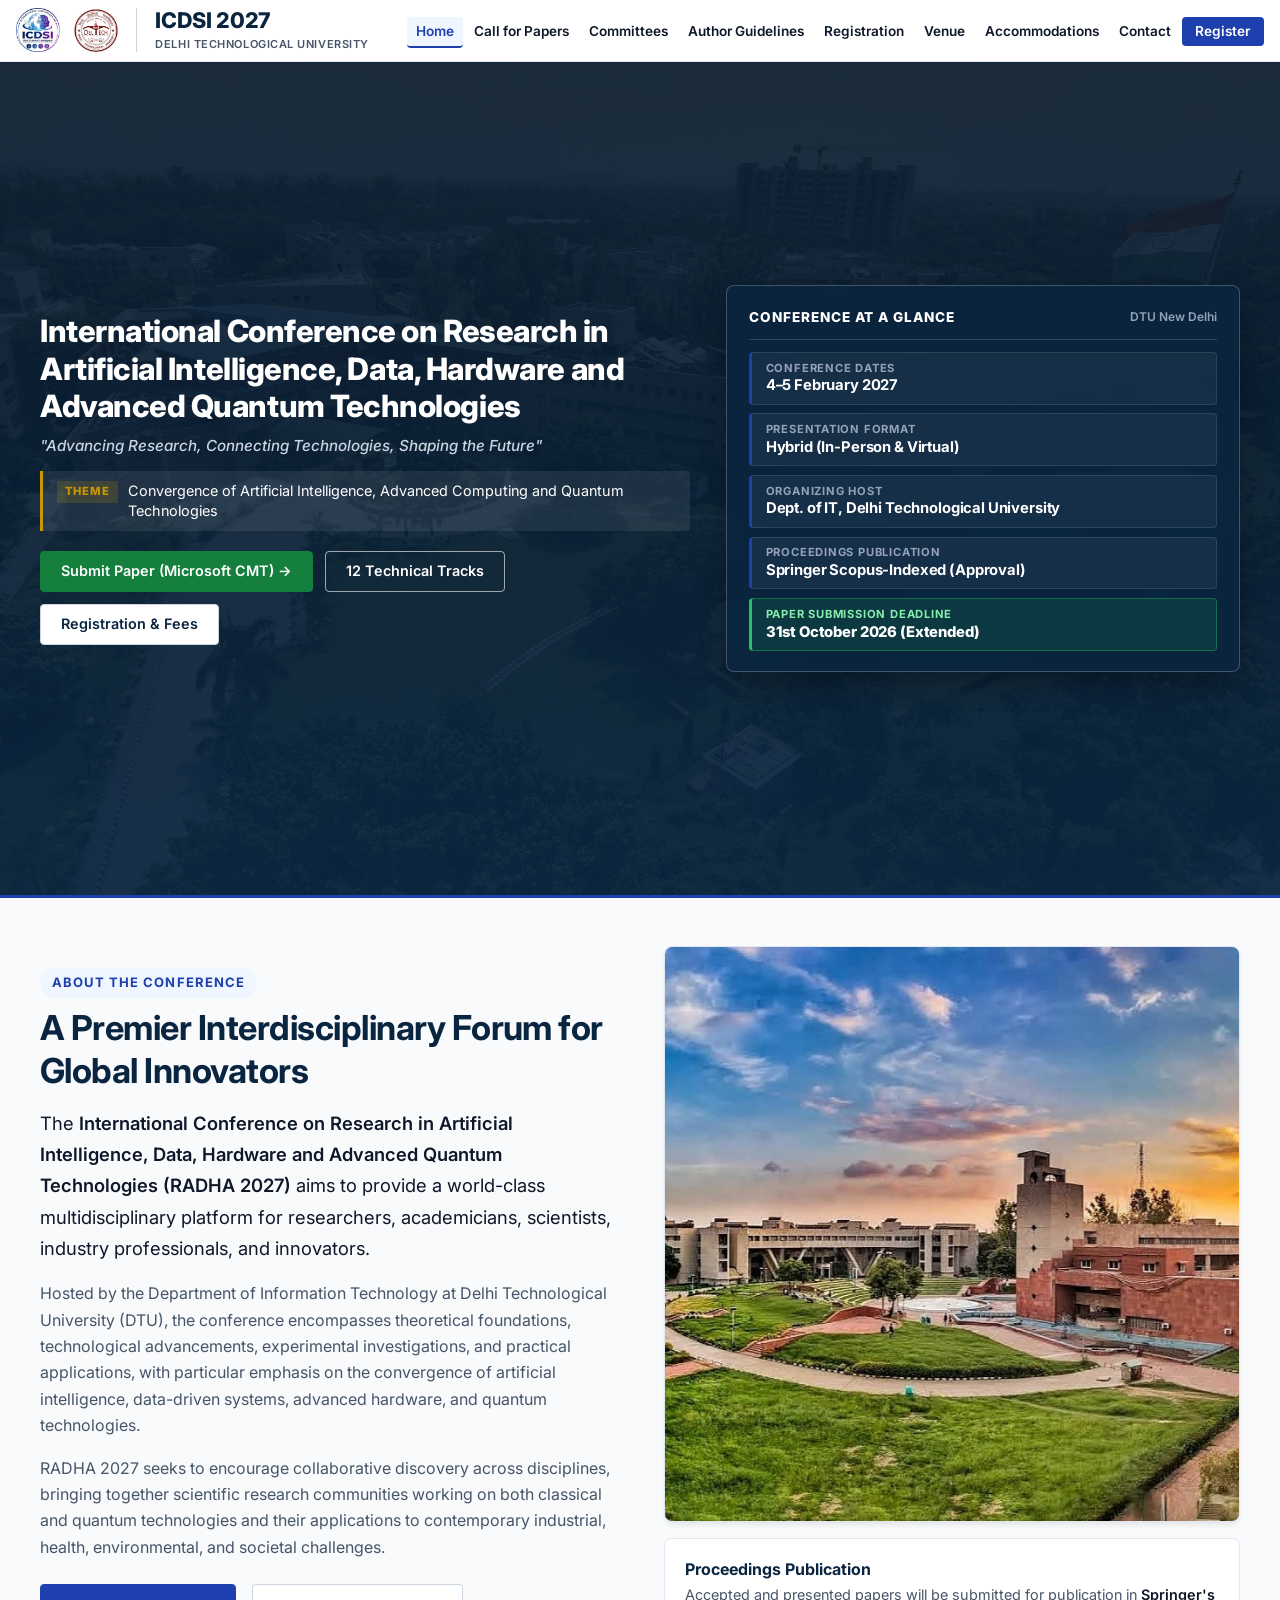
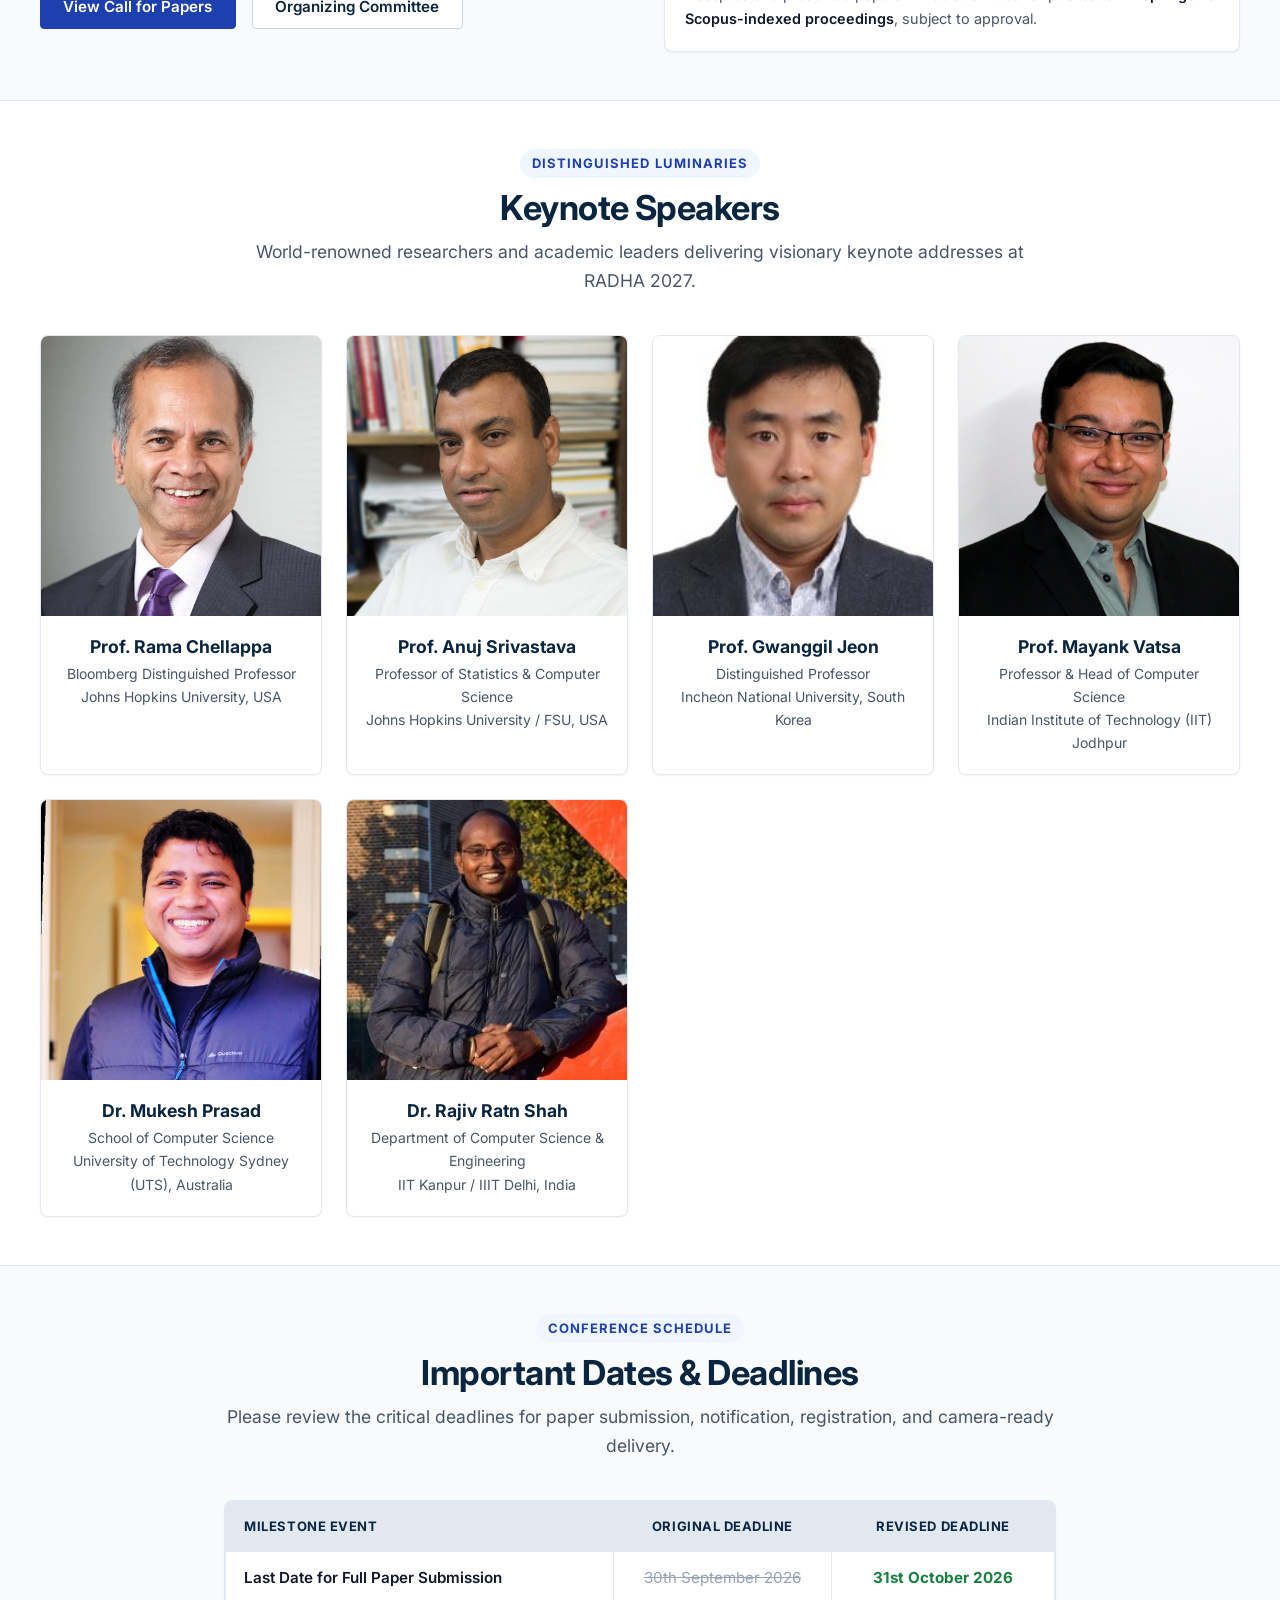
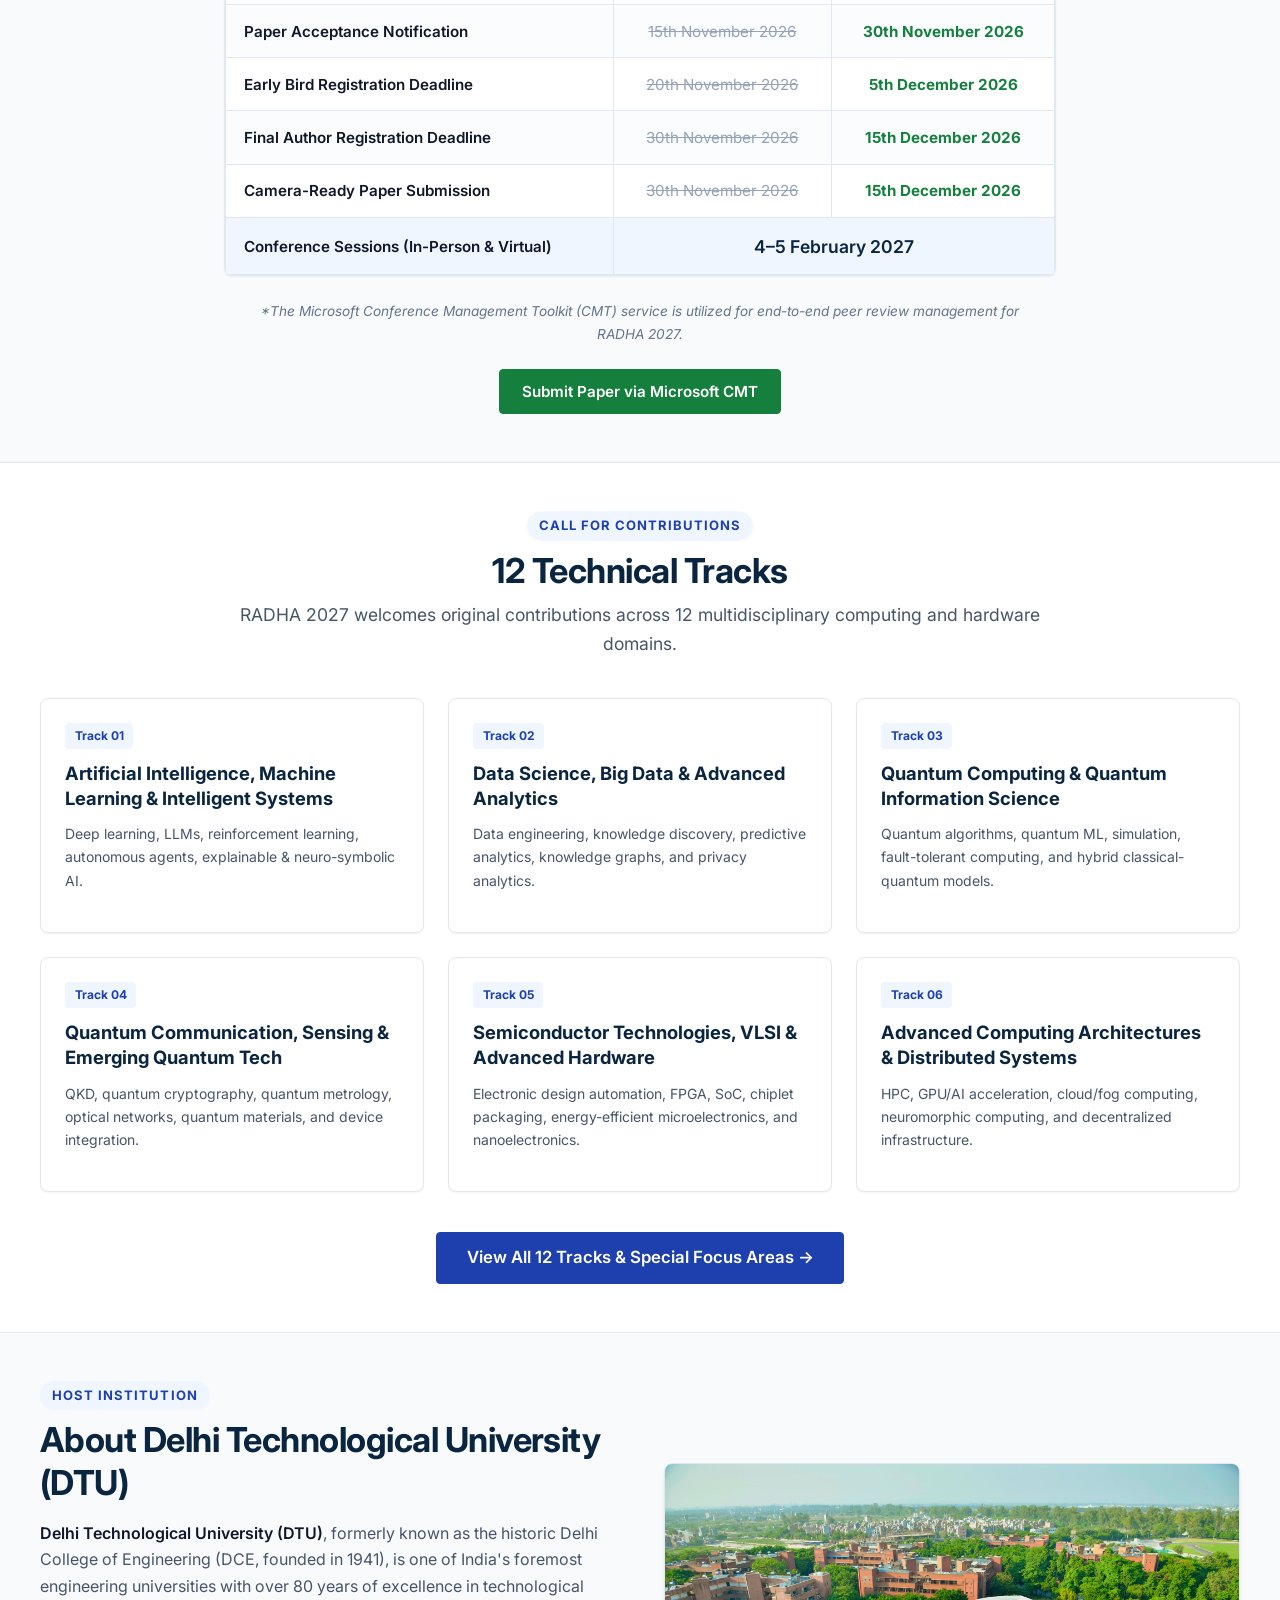
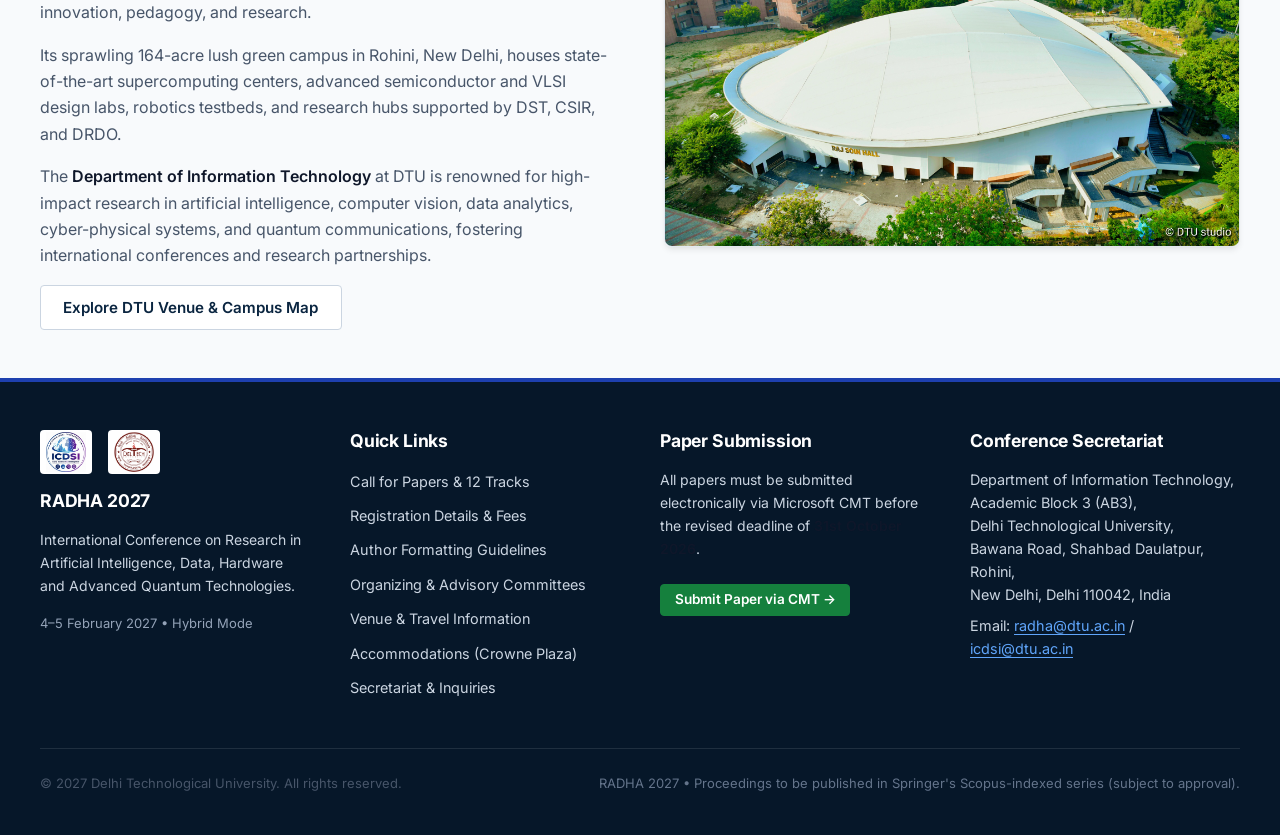
<file: index.html>
<!DOCTYPE html>
<html lang="en">

<head>
  <meta charset="UTF-8">
  <meta name="viewport" content="width=device-width, initial-scale=1.0">
  <title>RADHA 2027 — International Conference on Research in AI, Data, Hardware & Quantum Technologies</title>
  <meta name="description"
    content="Official website of RADHA 2027: International Conference on Research in Artificial Intelligence, Data, Hardware and Advanced Quantum Technologies. 4-5 February 2027 at Delhi Technological University (DTU), New Delhi, India.">
  <meta name="keywords"
    content="RADHA 2027, Delhi Technological University, DTU, Artificial Intelligence, Quantum Computing, Hardware, VLSI, Data Science, Springer Scopus Proceedings, Microsoft CMT">

  <!-- Google Fonts: Inter -->
  <link rel="preconnect" href="https://fonts.googleapis.com">
  <link rel="preconnect" href="https://fonts.gstatic.com" crossorigin>
  <link href="https://fonts.googleapis.com/css2?family=Inter:wght@400;500;600;700;800;900&display=swap"
    rel="stylesheet">

  <!-- CSS Stylesheet -->
  <link rel="stylesheet" href="css/styles.css">
  <link rel="icon" type="image/jpeg" href="assets/images/logo.jpg">
</head>

<body>
  <!-- Accessible Skip to Content Link -->
  <a href="#main-content" class="skip-link">Skip to main content</a>

  <!-- Main Site Header -->
  <header class="site-header">
    <div class="container header-main">
      <a href="index.html" class="brand-wrapper" aria-label="RADHA 2027 Conference Home">
        <div class="brand-logos">
          <img src="assets/images/logo.jpg" alt="RADHA Conference Logo" class="brand-logo-img">
          <img src="assets/images/dtulogo.jpg" alt="Delhi Technological University (DTU) Logo" class="brand-logo-img">
        </div>
        <div class="brand-text">
          <span class="brand-title">ICDSI 2027</span>
          <span class="brand-subtitle">Delhi Technological University</span>
        </div>
      </a>

      <!-- Mobile Hamburger Button -->
      <button class="mobile-nav-toggle" aria-expanded="false" aria-controls="primary-nav-menu"
        aria-label="Toggle navigation menu">
        <svg width="24" height="24" viewBox="0 0 24 24" fill="none" stroke="currentColor" stroke-width="2"
          stroke-linecap="round" stroke-linejoin="round" aria-hidden="true">
          <line x1="3" y1="12" x2="21" y2="12"></line>
          <line x1="3" y1="6" x2="21" y2="6"></line>
          <line x1="3" y1="18" x2="21" y2="18"></line>
        </svg>
      </button>

      <!-- Primary Navigation -->
      <nav id="primary-nav-menu" aria-label="Main Navigation">
        <ul class="nav-menu">
          <li><a href="index.html" class="nav-link active" aria-current="page">Home</a></li>
          <li><a href="call-for-papers.html" class="nav-link">Call for Papers</a></li>
          <li><a href="committees.html" class="nav-link">Committees</a></li>
          <li><a href="author-guidelines.html" class="nav-link">Author Guidelines</a></li>
          <li><a href="registration.html" class="nav-link">Registration</a></li>
          <li><a href="venue.html" class="nav-link">Venue</a></li>
          <li><a href="others.html" class="nav-link">Accommodations</a></li>
          <li><a href="contact.html" class="nav-link">Contact</a></li>
          <li><a href="registration.html" class="nav-cta">Register</a></li>
        </ul>
      </nav>
    </div>
  </header>

  <!-- Hero Section -->
  <section class="hero-section" aria-label="Conference Announcement Hero">
    <div class="container hero-layout-split">
      <!-- Left Column: Title, Theme, Actions -->
      <div class="hero-main-col">
        <h1 class="hero-title">International Conference on Research in Artificial Intelligence, Data, Hardware and
          Advanced Quantum Technologies</h1>
        <p class="hero-tagline">"Advancing Research, Connecting Technologies, Shaping the Future"</p>

        <div class="hero-theme-compact">
          <span class="hero-theme-badge">Theme</span>
          <span>Convergence of Artificial Intelligence, Advanced Computing and Quantum Technologies</span>
        </div>

        <div class="hero-actions">
          <a href="https://cmt3.research.microsoft.com/ICDSI2027" target="_blank" rel="noopener noreferrer"
            class="btn btn-success">
            Submit Paper (Microsoft CMT) &rarr;
          </a>
          <a href="call-for-papers.html" class="btn btn-outline-white">
            12 Technical Tracks
          </a>
          <a href="registration.html" class="btn btn-secondary">
            Registration &amp; Fees
          </a>
        </div>
      </div>

      <!-- Right Column: Key Conference Details Card (Above-The-Fold) -->
      <div class="hero-side-col">
        <aside class="hero-quick-card" aria-label="Key Conference Information">
          <div class="quick-card-header">
            <span class="quick-card-title">Conference At a Glance</span>
            <span class="quick-card-status"><span class="badge-pulse" aria-hidden="true"></span> DTU New Delhi</span>
          </div>
          <div class="quick-details-list">
            <div class="quick-detail-item">
              <div class="quick-detail-content">
                <span class="quick-detail-label">Conference Dates</span>
                <span class="quick-detail-value">4–5 February 2027</span>
              </div>
            </div>
            <div class="quick-detail-item">
              <div class="quick-detail-content">
                <span class="quick-detail-label">Presentation Format</span>
                <span class="quick-detail-value">Hybrid (In-Person &amp; Virtual)</span>
              </div>
            </div>
            <div class="quick-detail-item">
              <div class="quick-detail-content">
                <span class="quick-detail-label">Organizing Host</span>
                <span class="quick-detail-value">Dept. of IT, Delhi Technological University</span>
              </div>
            </div>
            <div class="quick-detail-item">
              <div class="quick-detail-content">
                <span class="quick-detail-label">Proceedings Publication</span>
                <span class="quick-detail-value">Springer Scopus-Indexed (Approval)</span>
              </div>
            </div>
            <div class="quick-detail-item highlight-deadline">
              <div class="quick-detail-content">
                <span class="quick-detail-label">Paper Submission Deadline</span>
                <span class="quick-detail-value deadline-text">31st October 2026 (Extended)</span>
              </div>
            </div>
          </div>
        </aside>
      </div>
    </div>
  </section>

  <!-- Main Content Landmark -->
  <main id="main-content">

    <!-- About Section -->
    <section class="section" id="about">
      <div class="container">
        <div
          style="display: grid; grid-template-columns: repeat(auto-fit, minmax(320px, 1fr)); gap: 3rem; align-items: center;">
          <div>
            <span class="section-tag">About the Conference</span>
            <h2>A Premier Interdisciplinary Forum for Global Innovators</h2>
            <p class="lead">
              The <strong>International Conference on Research in Artificial Intelligence, Data, Hardware and Advanced
                Quantum Technologies (RADHA 2027)</strong> aims to provide a world-class multidisciplinary platform for
              researchers, academicians, scientists, industry professionals, and innovators.
            </p>
            <p>
              Hosted by the Department of Information Technology at Delhi Technological University (DTU), the conference
              encompasses theoretical foundations, technological advancements, experimental investigations, and
              practical applications, with particular emphasis on the convergence of artificial intelligence,
              data-driven systems, advanced hardware, and quantum technologies.
            </p>
            <p>
              RADHA 2027 seeks to encourage collaborative discovery across disciplines, bringing together scientific
              research communities working on both classical and quantum technologies and their applications to
              contemporary industrial, health, environmental, and societal challenges.
            </p>
            <div style="margin-top: 1.5rem; display: flex; gap: 1rem; flex-wrap: wrap;">
              <a href="call-for-papers.html" class="btn btn-primary">View Call for Papers</a>
              <a href="committees.html" class="btn btn-secondary">Organizing Committee</a>
            </div>
          </div>
          <div>
            <div
              style="border-radius: var(--radius-md); overflow: hidden; box-shadow: var(--shadow-md); border: 1px solid var(--border-light);">
              <img src="assets/images/img4.jpg" alt="DTU Academic Campus and Conference Venue"
                style="width: 100%; height: auto;">
            </div>
            <div
              style="background: var(--surface); border: 1px solid var(--border-light); border-radius: var(--radius-md); padding: 1.25rem; margin-top: 1rem; box-shadow: var(--shadow-sm);">
              <h4 style="color: var(--primary); font-size: 1rem; margin-bottom: 0.25rem;">Proceedings Publication</h4>
              <p style="font-size: 0.9rem; margin-bottom: 0; color: var(--text-muted);">
                Accepted and presented papers will be submitted for publication in <strong>Springer's Scopus-indexed
                  proceedings</strong>, subject to approval.
              </p>
            </div>
          </div>
        </div>
      </div>
    </section>

    <!-- Keynote Speakers Showcase -->
    <section class="section section-alt" id="keynote-speakers">
      <div class="container">
        <div class="section-header">
          <span class="section-tag">Distinguished Luminaries</span>
          <h2>Keynote Speakers</h2>
          <p>World-renowned researchers and academic leaders delivering visionary keynote addresses at RADHA 2027.</p>
        </div>

        <div class="speakers-grid">
          <!-- Speaker 1 -->
          <article class="speaker-card">
            <div class="speaker-img-wrap">
              <img src="assets/images/rama.jpg" alt="Photograph of Prof. Rama Chellappa">
            </div>
            <div class="speaker-info">
              <h3 class="speaker-name">Prof. Rama Chellappa</h3>
              <p class="speaker-affiliation">Bloomberg Distinguished Professor<br>Johns Hopkins University, USA</p>
            </div>
          </article>

          <!-- Speaker 2 -->
          <article class="speaker-card">
            <div class="speaker-img-wrap">
              <img src="assets/images/anuj.jpg" alt="Photograph of Prof. Anuj Srivastava">
            </div>
            <div class="speaker-info">
              <h3 class="speaker-name">Prof. Anuj Srivastava</h3>
              <p class="speaker-affiliation">Professor of Statistics &amp; Computer Science<br>Johns Hopkins University
                / FSU, USA</p>
            </div>
          </article>

          <!-- Speaker 3 -->
          <article class="speaker-card">
            <div class="speaker-img-wrap">
              <img src="assets/images/gwanggil.jpg" alt="Photograph of Prof. Gwanggil Jeon">
            </div>
            <div class="speaker-info">
              <h3 class="speaker-name">Prof. Gwanggil Jeon</h3>
              <p class="speaker-affiliation">Distinguished Professor<br>Incheon National University, South Korea</p>
            </div>
          </article>

          <!-- Speaker 4 -->
          <article class="speaker-card">
            <div class="speaker-img-wrap">
              <img src="assets/images/mayankVatsa.jpg" alt="Photograph of Prof. Mayank Vatsa">
            </div>
            <div class="speaker-info">
              <h3 class="speaker-name">Prof. Mayank Vatsa</h3>
              <p class="speaker-affiliation">Professor &amp; Head of Computer Science<br>Indian Institute of Technology
                (IIT) Jodhpur</p>
            </div>
          </article>

          <!-- Speaker 5 -->
          <article class="speaker-card">
            <div class="speaker-img-wrap">
              <img src="assets/images/mukesh.jpg" alt="Photograph of Dr. Mukesh Prasad">
            </div>
            <div class="speaker-info">
              <h3 class="speaker-name">Dr. Mukesh Prasad</h3>
              <p class="speaker-affiliation">School of Computer Science<br>University of Technology Sydney (UTS),
                Australia</p>
            </div>
          </article>

          <!-- Speaker 6 -->
          <article class="speaker-card">
            <div class="speaker-img-wrap">
              <img src="assets/images/rajiviitk.jpg" alt="Photograph of Dr. Rajiv Ratn Shah">
            </div>
            <div class="speaker-info">
              <h3 class="speaker-name">Dr. Rajiv Ratn Shah</h3>
              <p class="speaker-affiliation">Department of Computer Science &amp; Engineering<br>IIT Kanpur / IIIT
                Delhi, India</p>
            </div>
          </article>
        </div>
      </div>
    </section>

    <!-- Important Dates Section -->
    <section class="section" id="important-dates">
      <div class="container">
        <div class="section-header">
          <span class="section-tag">Conference Schedule</span>
          <h2>Important Dates &amp; Deadlines</h2>
          <p>Please review the critical deadlines for paper submission, notification, registration, and camera-ready
            delivery.</p>
        </div>

        <div class="table-responsive-wrapper" style="max-width: 52rem; margin-left: auto; margin-right: auto;">
          <table class="academic-table" aria-label="Conference Deadlines Table">
            <thead>
              <tr>
                <th scope="col">Milestone Event</th>
                <th scope="col" class="text-center">Original Deadline</th>
                <th scope="col" class="text-center">Revised Deadline</th>
              </tr>
            </thead>
            <tbody>
              <tr>
                <td><strong>Last Date for Full Paper Submission</strong></td>
                <td class="text-center date-del">30th September 2026</td>
                <td class="text-center date-revised">31st October 2026</td>
              </tr>
              <tr>
                <td><strong>Paper Acceptance Notification</strong></td>
                <td class="text-center date-del">15th November 2026</td>
                <td class="text-center date-revised">30th November 2026</td>
              </tr>
              <tr>
                <td><strong>Early Bird Registration Deadline</strong></td>
                <td class="text-center date-del">20th November 2026</td>
                <td class="text-center date-revised">5th December 2026</td>
              </tr>
              <tr>
                <td><strong>Final Author Registration Deadline</strong></td>
                <td class="text-center date-del">30th November 2026</td>
                <td class="text-center date-revised">15th December 2026</td>
              </tr>
              <tr>
                <td><strong>Camera-Ready Paper Submission</strong></td>
                <td class="text-center date-del">30th November 2026</td>
                <td class="text-center date-revised">15th December 2026</td>
              </tr>
              <tr style="background-color: var(--accent-soft);">
                <td><strong>Conference Sessions (In-Person &amp; Virtual)</strong></td>
                <td colspan="2" class="text-center"><strong style="color: var(--primary); font-size: 1.1rem;">4–5
                    February 2027</strong></td>
              </tr>
            </tbody>
          </table>
        </div>

        <div style="text-align: center; margin-top: 1.5rem;">
          <p style="font-size: 0.85rem; color: var(--text-subtle); max-width: 48rem; margin: 0 auto 1.5rem auto;">
            <em>*The Microsoft Conference Management Toolkit (CMT) service is utilized for end-to-end peer review
              management for RADHA 2027.</em>
          </p>
          <a href="https://cmt3.research.microsoft.com/ICDSI2027" target="_blank" rel="noopener noreferrer"
            class="btn btn-success">
            Submit Paper via Microsoft CMT
          </a>
        </div>
      </div>
    </section>

    <!-- Technical Tracks Overview Grid -->
    <section class="section section-alt" id="tracks-overview">
      <div class="container">
        <div class="section-header">
          <span class="section-tag">Call For Contributions</span>
          <h2>12 Technical Tracks</h2>
          <p>RADHA 2027 welcomes original contributions across 12 multidisciplinary computing and hardware domains.</p>
        </div>

        <div class="tracks-grid">
          <div class="track-card">
            <span class="track-number">Track 01</span>
            <h3>Artificial Intelligence, Machine Learning &amp; Intelligent Systems</h3>
            <p style="font-size: 0.875rem;">Deep learning, LLMs, reinforcement learning, autonomous agents, explainable
              &amp; neuro-symbolic AI.</p>
          </div>

          <div class="track-card">
            <span class="track-number">Track 02</span>
            <h3>Data Science, Big Data &amp; Advanced Analytics</h3>
            <p style="font-size: 0.875rem;">Data engineering, knowledge discovery, predictive analytics, knowledge
              graphs, and privacy analytics.</p>
          </div>

          <div class="track-card">
            <span class="track-number">Track 03</span>
            <h3>Quantum Computing &amp; Quantum Information Science</h3>
            <p style="font-size: 0.875rem;">Quantum algorithms, quantum ML, simulation, fault-tolerant computing, and
              hybrid classical-quantum models.</p>
          </div>

          <div class="track-card">
            <span class="track-number">Track 04</span>
            <h3>Quantum Communication, Sensing &amp; Emerging Quantum Tech</h3>
            <p style="font-size: 0.875rem;">QKD, quantum cryptography, quantum metrology, optical networks, quantum
              materials, and device integration.</p>
          </div>

          <div class="track-card">
            <span class="track-number">Track 05</span>
            <h3>Semiconductor Technologies, VLSI &amp; Advanced Hardware</h3>
            <p style="font-size: 0.875rem;">Electronic design automation, FPGA, SoC, chiplet packaging, energy-efficient
              microelectronics, and nanoelectronics.</p>
          </div>

          <div class="track-card">
            <span class="track-number">Track 06</span>
            <h3>Advanced Computing Architectures &amp; Distributed Systems</h3>
            <p style="font-size: 0.875rem;">HPC, GPU/AI acceleration, cloud/fog computing, neuromorphic computing, and
              decentralized infrastructure.</p>
          </div>
        </div>

        <div style="text-align: center; margin-top: 2.5rem;">
          <a href="call-for-papers.html" class="btn btn-primary btn-lg">
            View All 12 Tracks &amp; Special Focus Areas &rarr;
          </a>
        </div>
      </div>
    </section>

    <!-- About University -->
    <section class="section" id="about-university">
      <div class="container">
        <div
          style="display: grid; grid-template-columns: repeat(auto-fit, minmax(320px, 1fr)); gap: 3rem; align-items: center;">
          <div>
            <span class="section-tag">Host Institution</span>
            <h2>About Delhi Technological University (DTU)</h2>
            <p>
              <strong>Delhi Technological University (DTU)</strong>, formerly known as the historic Delhi College of
              Engineering (DCE, founded in 1941), is one of India's foremost engineering universities with over 80 years
              of excellence in technological innovation, pedagogy, and research.
            </p>
            <p>
              Its sprawling 164-acre lush green campus in Rohini, New Delhi, houses state-of-the-art supercomputing
              centers, advanced semiconductor and VLSI design labs, robotics testbeds, and research hubs supported by
              DST, CSIR, and DRDO.
            </p>
            <p>
              The <strong>Department of Information Technology</strong> at DTU is renowned for high-impact research in
              artificial intelligence, computer vision, data analytics, cyber-physical systems, and quantum
              communications, fostering international conferences and research partnerships.
            </p>
            <a href="venue.html" class="btn btn-secondary">Explore DTU Venue &amp; Campus Map</a>
          </div>
          <div>
            <div
              style="border-radius: var(--radius-md); overflow: hidden; box-shadow: var(--shadow-md); border: 1px solid var(--border-light);">
              <img src="assets/images/aboutuniversity.JPG" alt="DTU Campus Administrative Block and Heritage"
                style="width: 100%; height: auto;">
            </div>
          </div>
        </div>
      </div>
    </section>

  </main>

  <!-- Site Footer -->
  <footer class="site-footer">
    <div class="container">
      <div class="footer-grid">
        <div class="footer-col">
          <div class="footer-logos" style="margin-bottom: 1rem;">
            <img src="assets/images/logo.jpg" alt="RADHA Logo">
            <img src="assets/images/dtulogo.jpg" alt="DTU Logo">
          </div>
          <h4>RADHA 2027</h4>
          <p style="font-size: 0.875rem; color: #cbd5e1;">
            International Conference on Research in Artificial Intelligence, Data, Hardware and Advanced Quantum
            Technologies.
          </p>
          <p style="font-size: 0.8125rem; color: #94a3b8;">
            4–5 February 2027 &bull; Hybrid Mode
          </p>
        </div>

        <div class="footer-col">
          <h4>Quick Links</h4>
          <ul class="footer-links">
            <li><a href="call-for-papers.html">Call for Papers &amp; 12 Tracks</a></li>
            <li><a href="registration.html">Registration Details &amp; Fees</a></li>
            <li><a href="author-guidelines.html">Author Formatting Guidelines</a></li>
            <li><a href="committees.html">Organizing &amp; Advisory Committees</a></li>
            <li><a href="venue.html">Venue &amp; Travel Information</a></li>
            <li><a href="others.html">Accommodations (Crowne Plaza)</a></li>
            <li><a href="contact.html">Secretariat &amp; Inquiries</a></li>
          </ul>
        </div>

        <div class="footer-col">
          <h4>Paper Submission</h4>
          <p style="font-size: 0.875rem; color: #cbd5e1;">
            All papers must be submitted electronically via Microsoft CMT before the revised deadline of <strong>31st
              October 2026</strong>.
          </p>
          <a href="https://cmt3.research.microsoft.com/ICDSI2027" target="_blank" rel="noopener noreferrer"
            class="btn btn-sm btn-success" style="margin-top: 0.5rem;">
            Submit Paper via CMT &rarr;
          </a>
        </div>

        <div class="footer-col">
          <h4>Conference Secretariat</h4>
          <div class="footer-contact-info">
            <p style="margin-bottom: 0.5rem; color: #cbd5e1;">
              Department of Information Technology,<br>
              Academic Block 3 (AB3),<br>
              Delhi Technological University,<br>
              Bawana Road, Shahbad Daulatpur, Rohini,<br>
              New Delhi, Delhi 110042, India
            </p>
            <p style="color: #cbd5e1; margin-bottom: 0;">
              Email: <a href="mailto:radha@dtu.ac.in" style="color: #60a5fa;">radha@dtu.ac.in</a> / <a
                href="mailto:icdsi@dtu.ac.in" style="color: #60a5fa;">icdsi@dtu.ac.in</a>
            </p>
          </div>
        </div>
      </div>

      <div class="footer-bottom">
        <p>&copy; 2027 Delhi Technological University. All rights reserved.</p>
        <p style="color: #64748b;">RADHA 2027 &bull; Proceedings to be published in Springer's Scopus-indexed series
          (subject to approval).</p>
      </div>
    </div>
  </footer>

  <!-- Scripts -->
  <script src="js/main.js"></script>
</body>

</html>
</file>
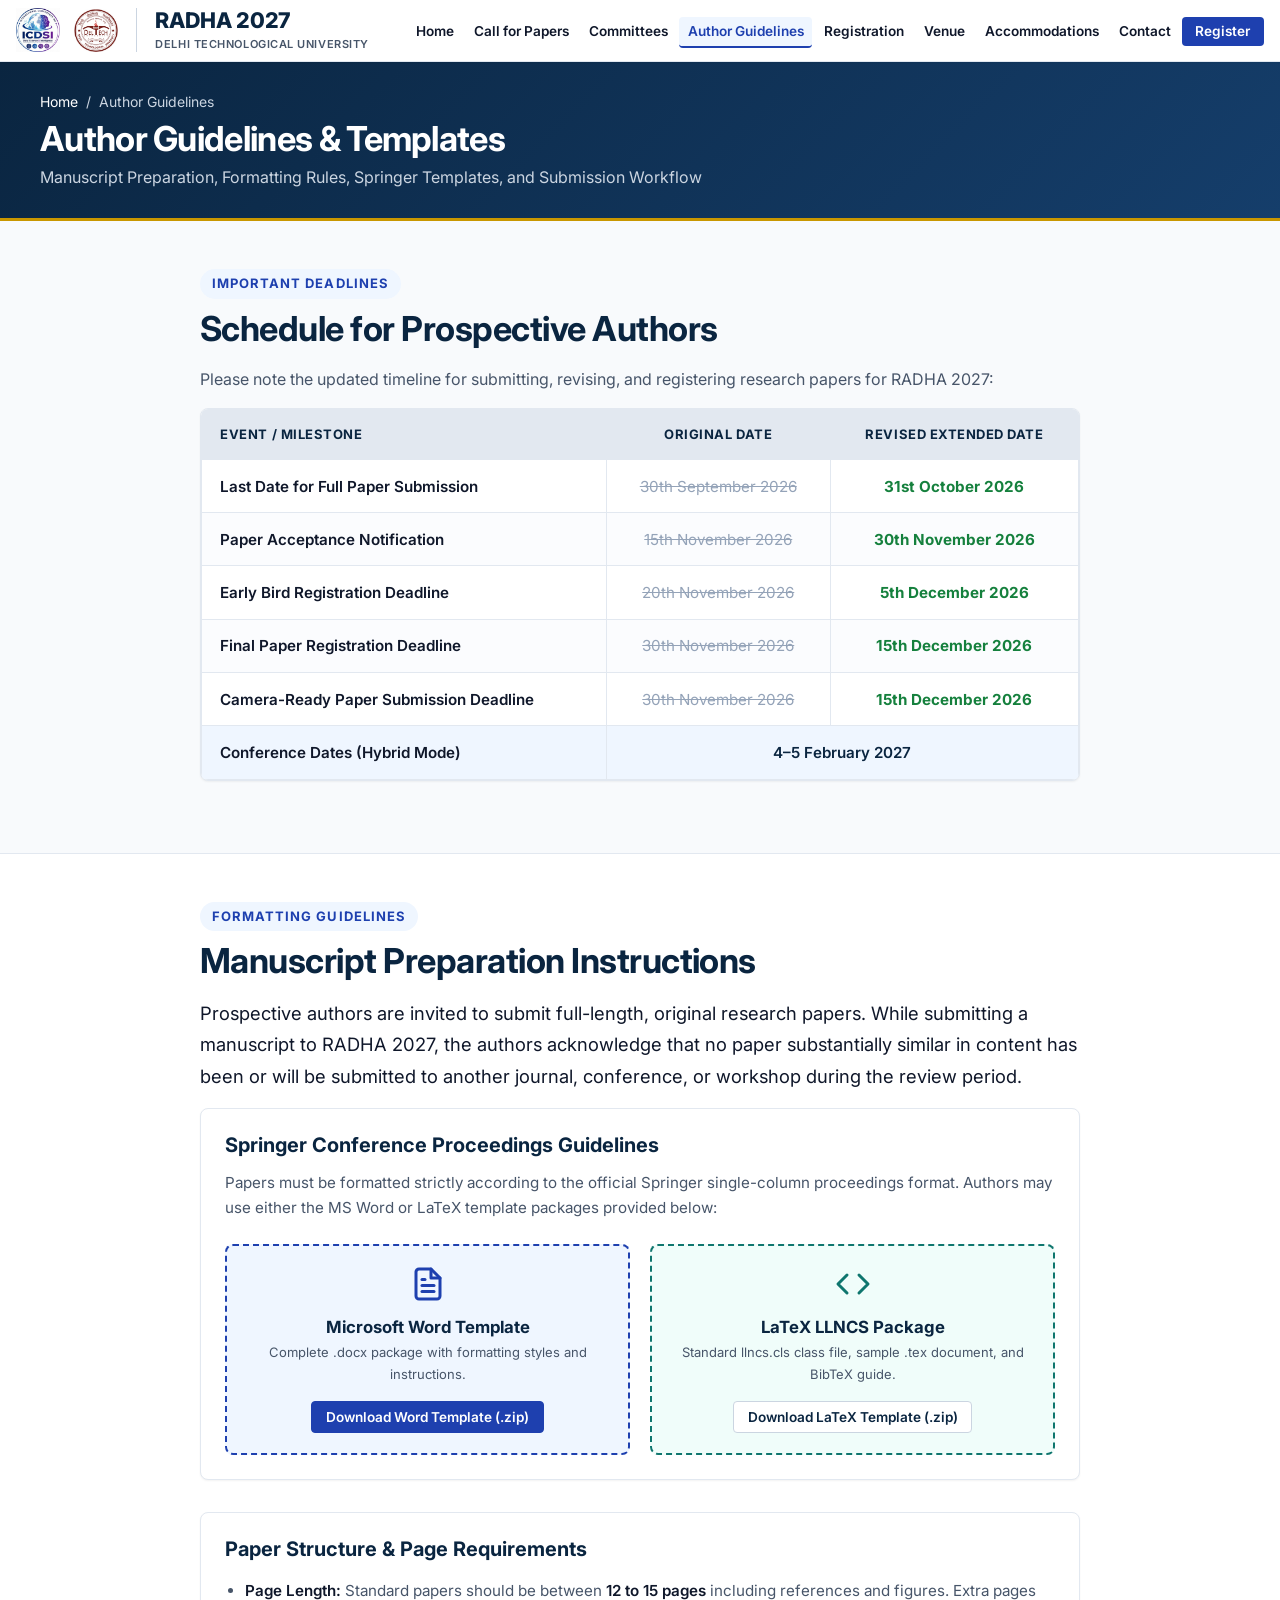
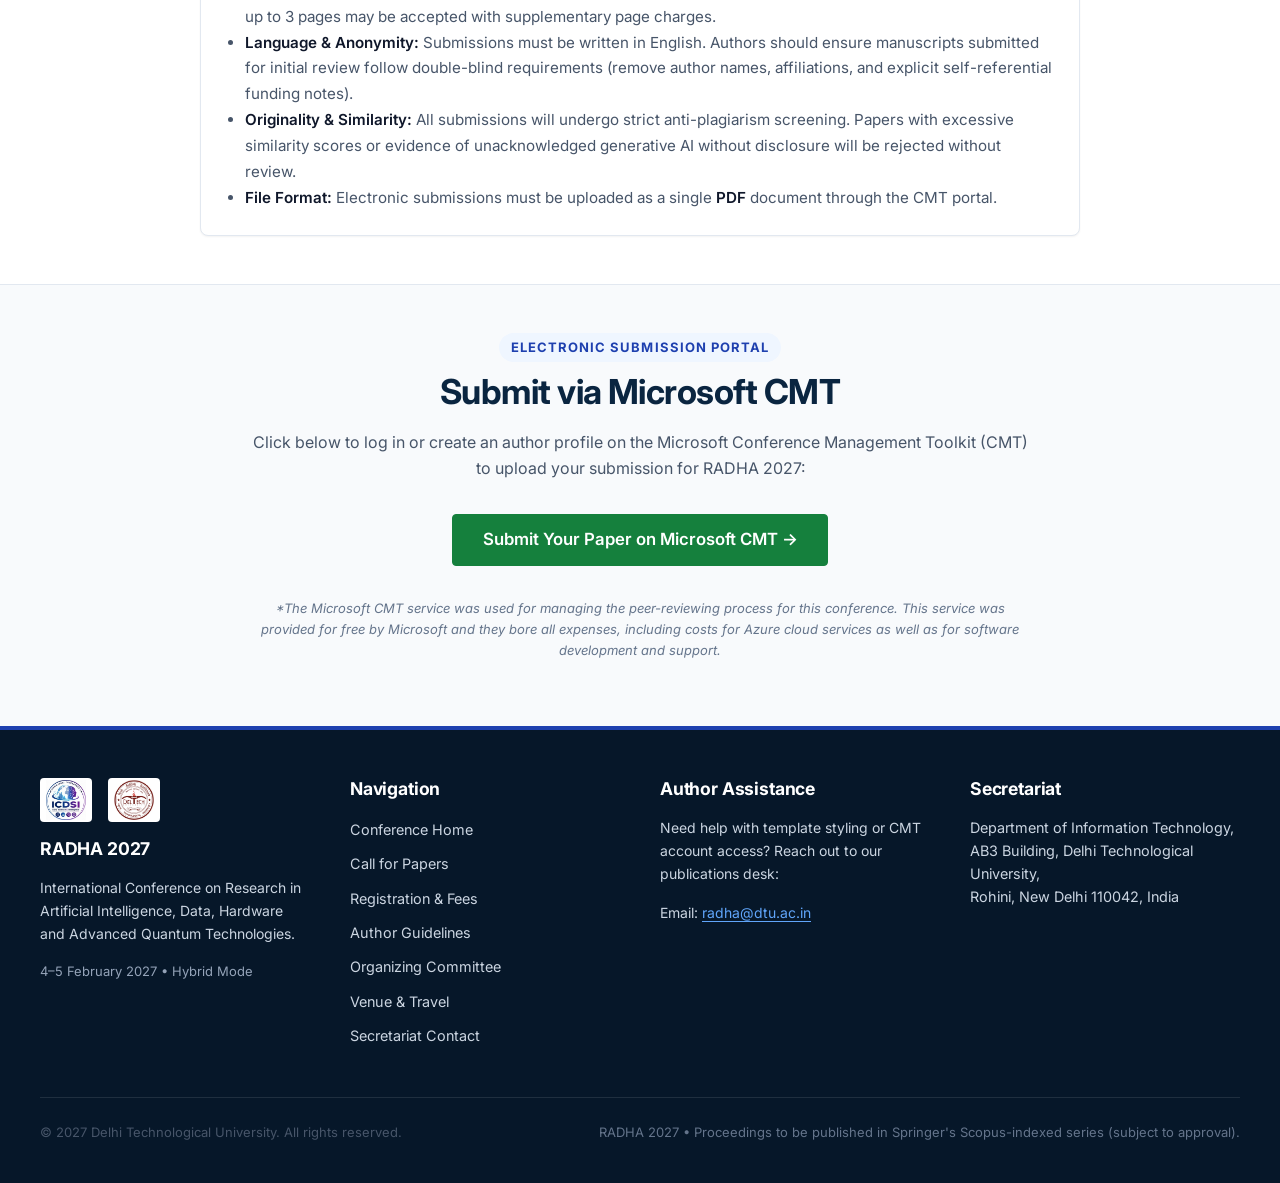
<file: author-guidelines.html>
<!DOCTYPE html>
<html lang="en">
<head>
  <meta charset="UTF-8">
  <meta name="viewport" content="width=device-width, initial-scale=1.0">
  <title>Author Guidelines &amp; Submission Templates — RADHA 2027</title>
  <meta name="description" content="Author guidelines, Springer Scopus-indexed formatting instructions, Word & LaTeX templates, and review process for RADHA 2027 at Delhi Technological University.">
  <link rel="stylesheet" href="css/styles.css">
  <link rel="icon" type="image/jpeg" href="assets/images/logo.jpg">
  <!-- Google Fonts: Inter -->
  <link rel="preconnect" href="https://fonts.googleapis.com">
  <link rel="preconnect" href="https://fonts.gstatic.com" crossorigin>
  <link href="https://fonts.googleapis.com/css2?family=Inter:wght@400;500;600;700;800;900&display=swap" rel="stylesheet">
</head>
<body>
  <a href="#main-content" class="skip-link">Skip to main content</a>

  <!-- Site Header -->
  <header class="site-header">
    <div class="container header-main">
      <a href="index.html" class="brand-wrapper" aria-label="RADHA 2027 Home">
        <div class="brand-logos">
          <img src="assets/images/logo.jpg" alt="RADHA Logo" class="brand-logo-img">
          <img src="assets/images/dtulogo.jpg" alt="DTU Logo" class="brand-logo-img">
        </div>
        <div class="brand-text">
          <span class="brand-title">RADHA 2027</span>
          <span class="brand-subtitle">Delhi Technological University</span>
        </div>
      </a>

      <button class="mobile-nav-toggle" aria-expanded="false" aria-controls="primary-nav-menu" aria-label="Toggle navigation menu">
        <svg width="24" height="24" viewBox="0 0 24 24" fill="none" stroke="currentColor" stroke-width="2" stroke-linecap="round" stroke-linejoin="round" aria-hidden="true">
          <line x1="3" y1="12" x2="21" y2="12"></line>
          <line x1="3" y1="6" x2="21" y2="6"></line>
          <line x1="3" y1="18" x2="21" y2="18"></line>
        </svg>
      </button>

      <nav id="primary-nav-menu" aria-label="Main Navigation">
        <ul class="nav-menu">
          <li><a href="index.html" class="nav-link">Home</a></li>
          <li><a href="call-for-papers.html" class="nav-link">Call for Papers</a></li>
          <li><a href="committees.html" class="nav-link">Committees</a></li>
          <li><a href="author-guidelines.html" class="nav-link active" aria-current="page">Author Guidelines</a></li>
          <li><a href="registration.html" class="nav-link">Registration</a></li>
          <li><a href="venue.html" class="nav-link">Venue</a></li>
          <li><a href="others.html" class="nav-link">Accommodations</a></li>
          <li><a href="contact.html" class="nav-link">Contact</a></li>
          <li><a href="registration.html" class="nav-cta">Register</a></li>
        </ul>
      </nav>
    </div>
  </header>

  <!-- Banner -->
  <div class="page-title-banner">
    <div class="container">
      <nav class="breadcrumb" aria-label="Breadcrumb">
        <a href="index.html">Home</a>
        <span>/</span>
        <span aria-current="page">Author Guidelines</span>
      </nav>
      <h1>Author Guidelines &amp; Templates</h1>
      <p style="color: #cbd5e1; margin-bottom: 0;">Manuscript Preparation, Formatting Rules, Springer Templates, and Submission Workflow</p>
    </div>
  </div>

  <main id="main-content">
    
    <!-- Submission Deadlines Summary -->
    <section class="section">
      <div class="container" style="max-width: 58rem;">
        <span class="section-tag">Important Deadlines</span>
        <h2>Schedule for Prospective Authors</h2>
        <p>Please note the updated timeline for submitting, revising, and registering research papers for RADHA 2027:</p>

        <div class="table-responsive-wrapper">
          <table class="academic-table" aria-label="Author Deadlines Schedule">
            <thead>
              <tr>
                <th scope="col">Event / Milestone</th>
                <th scope="col" class="text-center">Original Date</th>
                <th scope="col" class="text-center">Revised Extended Date</th>
              </tr>
            </thead>
            <tbody>
              <tr>
                <td><strong>Last Date for Full Paper Submission</strong></td>
                <td class="text-center date-del">30th September 2026</td>
                <td class="text-center date-revised">31st October 2026</td>
              </tr>
              <tr>
                <td><strong>Paper Acceptance Notification</strong></td>
                <td class="text-center date-del">15th November 2026</td>
                <td class="text-center date-revised">30th November 2026</td>
              </tr>
              <tr>
                <td><strong>Early Bird Registration Deadline</strong></td>
                <td class="text-center date-del">20th November 2026</td>
                <td class="text-center date-revised">5th December 2026</td>
              </tr>
              <tr>
                <td><strong>Final Paper Registration Deadline</strong></td>
                <td class="text-center date-del">30th November 2026</td>
                <td class="text-center date-revised">15th December 2026</td>
              </tr>
              <tr>
                <td><strong>Camera-Ready Paper Submission Deadline</strong></td>
                <td class="text-center date-del">30th November 2026</td>
                <td class="text-center date-revised">15th December 2026</td>
              </tr>
              <tr style="background-color: var(--accent-soft);">
                <td><strong>Conference Dates (Hybrid Mode)</strong></td>
                <td colspan="2" class="text-center"><strong style="color: var(--primary);">4–5 February 2027</strong></td>
              </tr>
            </tbody>
          </table>
        </div>
      </div>
    </section>

    <!-- Detailed Manuscript Preparation -->
    <section class="section section-alt" id="formatting-rules">
      <div class="container" style="max-width: 58rem;">
        <span class="section-tag">Formatting Guidelines</span>
        <h2>Manuscript Preparation Instructions</h2>
        <p class="lead">
          Prospective authors are invited to submit full-length, original research papers. While submitting a manuscript to RADHA 2027, the authors acknowledge that no paper substantially similar in content has been or will be submitted to another journal, conference, or workshop during the review period.
        </p>

        <div style="background: var(--surface); border: 1px solid var(--border-light); border-radius: var(--radius-md); padding: 1.5rem; margin-bottom: 2rem; box-shadow: var(--shadow-sm);">
          <h3 style="color: var(--primary); font-size: 1.25rem;">Springer Conference Proceedings Guidelines</h3>
          <p style="font-size: 0.95rem; color: var(--text-muted);">
            Papers must be formatted strictly according to the official Springer single-column proceedings format. Authors may use either the MS Word or LaTeX template packages provided below:
          </p>

          <div style="display: grid; grid-template-columns: repeat(auto-fit, minmax(260px, 1fr)); gap: 1.25rem; margin-top: 1.5rem;">
            <!-- Word Download -->
            <div style="border: 2px dashed var(--accent); border-radius: var(--radius-md); padding: 1.25rem; text-align: center; background: var(--accent-soft);">
              <svg width="36" height="36" viewBox="0 0 24 24" fill="none" stroke="var(--accent)" stroke-width="2" stroke-linecap="round" stroke-linejoin="round" style="margin: 0 auto 0.5rem auto;" aria-hidden="true">
                <path d="M14 2H6a2 2 0 0 0-2 2v16a2 2 0 0 0 2 2h12a2 2 0 0 0 2-2V8z"></path>
                <polyline points="14 2 14 8 20 8"></polyline>
                <line x1="16" y1="13" x2="8" y2="13"></line>
                <line x1="16" y1="17" x2="8" y2="17"></line>
                <polyline points="10 9 9 9 8 9"></polyline>
              </svg>
              <h4 style="color: var(--primary); font-size: 1.05rem; margin-bottom: 0.25rem;">Microsoft Word Template</h4>
              <p style="font-size: 0.8125rem; color: var(--text-muted); margin-bottom: 1rem;">Complete .docx package with formatting styles and instructions.</p>
              <a href="templates/Word+Template.zip" download class="btn btn-primary btn-sm">
                Download Word Template (.zip)
              </a>
            </div>

            <!-- LaTeX Download -->
            <div style="border: 2px dashed var(--secondary); border-radius: var(--radius-md); padding: 1.25rem; text-align: center; background: #f0fdfa;">
              <svg width="36" height="36" viewBox="0 0 24 24" fill="none" stroke="var(--secondary)" stroke-width="2" stroke-linecap="round" stroke-linejoin="round" style="margin: 0 auto 0.5rem auto;" aria-hidden="true">
                <polyline points="16 18 22 12 16 6"></polyline>
                <polyline points="8 6 2 12 8 18"></polyline>
              </svg>
              <h4 style="color: var(--primary); font-size: 1.05rem; margin-bottom: 0.25rem;">LaTeX LLNCS Package</h4>
              <p style="font-size: 0.8125rem; color: var(--text-muted); margin-bottom: 1rem;">Standard llncs.cls class file, sample .tex document, and BibTeX guide.</p>
              <a href="templates/latex.zip" download class="btn btn-secondary btn-sm">
                Download LaTeX Template (.zip)
              </a>
            </div>
          </div>
        </div>

        <div style="background: var(--surface); border: 1px solid var(--border-light); border-radius: var(--radius-md); padding: 1.5rem; box-shadow: var(--shadow-sm);">
          <h3 style="color: var(--primary); font-size: 1.25rem; margin-bottom: 1rem;">Paper Structure &amp; Page Requirements</h3>
          <ul style="padding-left: 1.25rem; font-size: 0.95rem; color: var(--text-muted); line-height: 1.7;">
            <li><strong>Page Length:</strong> Standard papers should be between <strong>12 to 15 pages</strong> including references and figures. Extra pages up to 3 pages may be accepted with supplementary page charges.</li>
            <li><strong>Language &amp; Anonymity:</strong> Submissions must be written in English. Authors should ensure manuscripts submitted for initial review follow double-blind requirements (remove author names, affiliations, and explicit self-referential funding notes).</li>
            <li><strong>Originality &amp; Similarity:</strong> All submissions will undergo strict anti-plagiarism screening. Papers with excessive similarity scores or evidence of unacknowledged generative AI without disclosure will be rejected without review.</li>
            <li><strong>File Format:</strong> Electronic submissions must be uploaded as a single <strong>PDF</strong> document through the CMT portal.</li>
          </ul>
        </div>
      </div>
    </section>

    <!-- Submission Portal Action -->
    <section class="section" id="submission-link">
      <div class="container" style="max-width: 52rem; text-align: center;">
        <span class="section-tag">Electronic Submission Portal</span>
        <h2>Submit via Microsoft CMT</h2>
        <p>
          Click below to log in or create an author profile on the Microsoft Conference Management Toolkit (CMT) to upload your submission for RADHA 2027:
        </p>

        <div style="margin: 2rem 0;">
          <a href="https://cmt3.research.microsoft.com/ICDSI2027" target="_blank" rel="noopener noreferrer" class="btn btn-success btn-lg">
            Submit Your Paper on Microsoft CMT &rarr;
          </a>
        </div>

        <p style="font-size: 0.8125rem; color: var(--text-subtle);">
          <em>*The Microsoft CMT service was used for managing the peer-reviewing process for this conference. This service was provided for free by Microsoft and they bore all expenses, including costs for Azure cloud services as well as for software development and support.</em>
        </p>
      </div>
    </section>

  </main>

  <!-- Site Footer -->
  <footer class="site-footer">
    <div class="container">
      <div class="footer-grid">
        <div class="footer-col">
          <div class="footer-logos" style="margin-bottom: 1rem;">
            <img src="assets/images/logo.jpg" alt="RADHA Logo">
            <img src="assets/images/dtulogo.jpg" alt="DTU Logo">
          </div>
          <h4>RADHA 2027</h4>
          <p style="font-size: 0.875rem; color: #cbd5e1;">
            International Conference on Research in Artificial Intelligence, Data, Hardware and Advanced Quantum Technologies.
          </p>
          <p style="font-size: 0.8125rem; color: #94a3b8;">
            4–5 February 2027 &bull; Hybrid Mode
          </p>
        </div>

        <div class="footer-col">
          <h4>Navigation</h4>
          <ul class="footer-links">
            <li><a href="index.html">Conference Home</a></li>
            <li><a href="call-for-papers.html">Call for Papers</a></li>
            <li><a href="registration.html">Registration &amp; Fees</a></li>
            <li><a href="author-guidelines.html">Author Guidelines</a></li>
            <li><a href="committees.html">Organizing Committee</a></li>
            <li><a href="venue.html">Venue &amp; Travel</a></li>
            <li><a href="contact.html">Secretariat Contact</a></li>
          </ul>
        </div>

        <div class="footer-col">
          <h4>Author Assistance</h4>
          <p style="font-size: 0.875rem; color: #cbd5e1;">
            Need help with template styling or CMT account access? Reach out to our publications desk:
          </p>
          <p style="color: #cbd5e1; margin-top: 0.5rem; font-size: 0.875rem;">
            Email: <a href="mailto:radha@dtu.ac.in" style="color: #60a5fa;">radha@dtu.ac.in</a>
          </p>
        </div>

        <div class="footer-col">
          <h4>Secretariat</h4>
          <div class="footer-contact-info">
            <p style="margin-bottom: 0.5rem; color: #cbd5e1;">
              Department of Information Technology,<br>
              AB3 Building, Delhi Technological University,<br>
              Rohini, New Delhi 110042, India
            </p>
          </div>
        </div>
      </div>

      <div class="footer-bottom">
        <p>&copy; 2027 Delhi Technological University. All rights reserved.</p>
        <p style="color: #64748b;">RADHA 2027 &bull; Proceedings to be published in Springer's Scopus-indexed series (subject to approval).</p>
      </div>
    </div>
  </footer>

  <script src="js/main.js"></script>
</body>
</html>
</file>
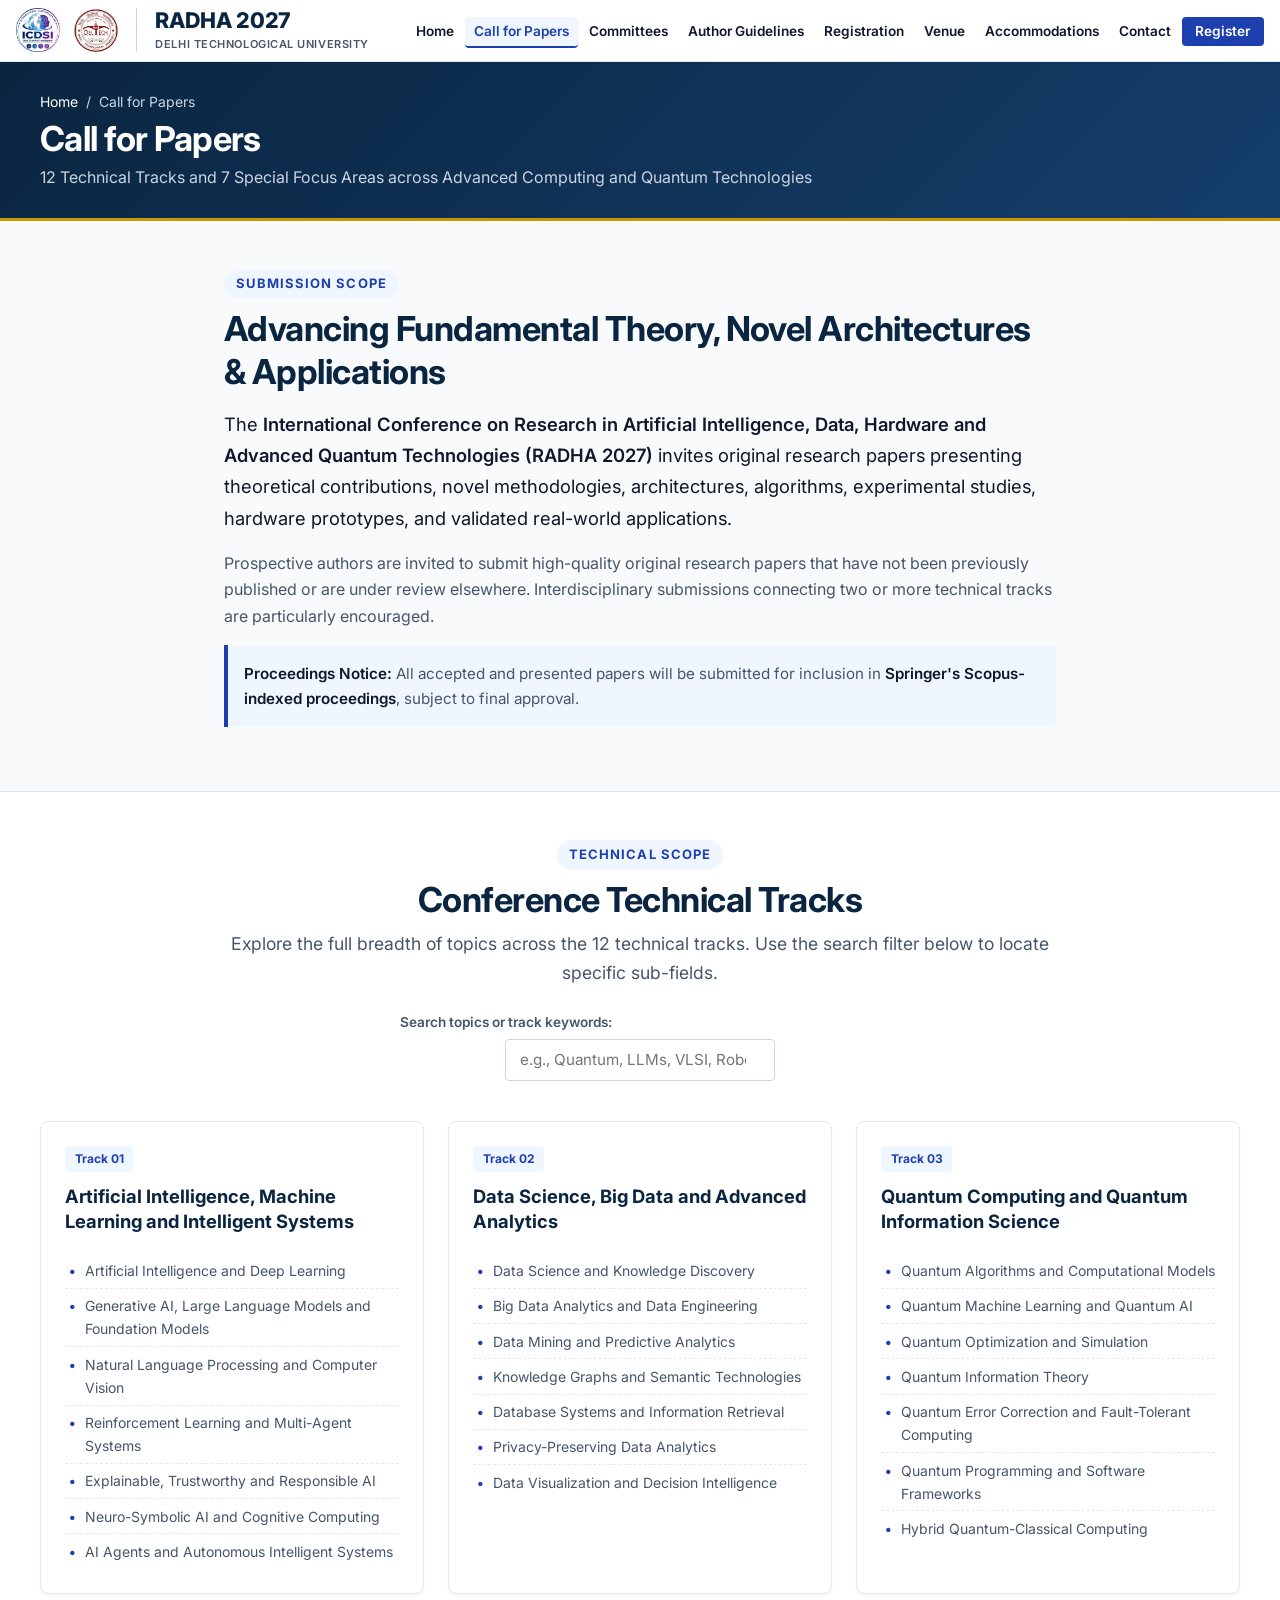
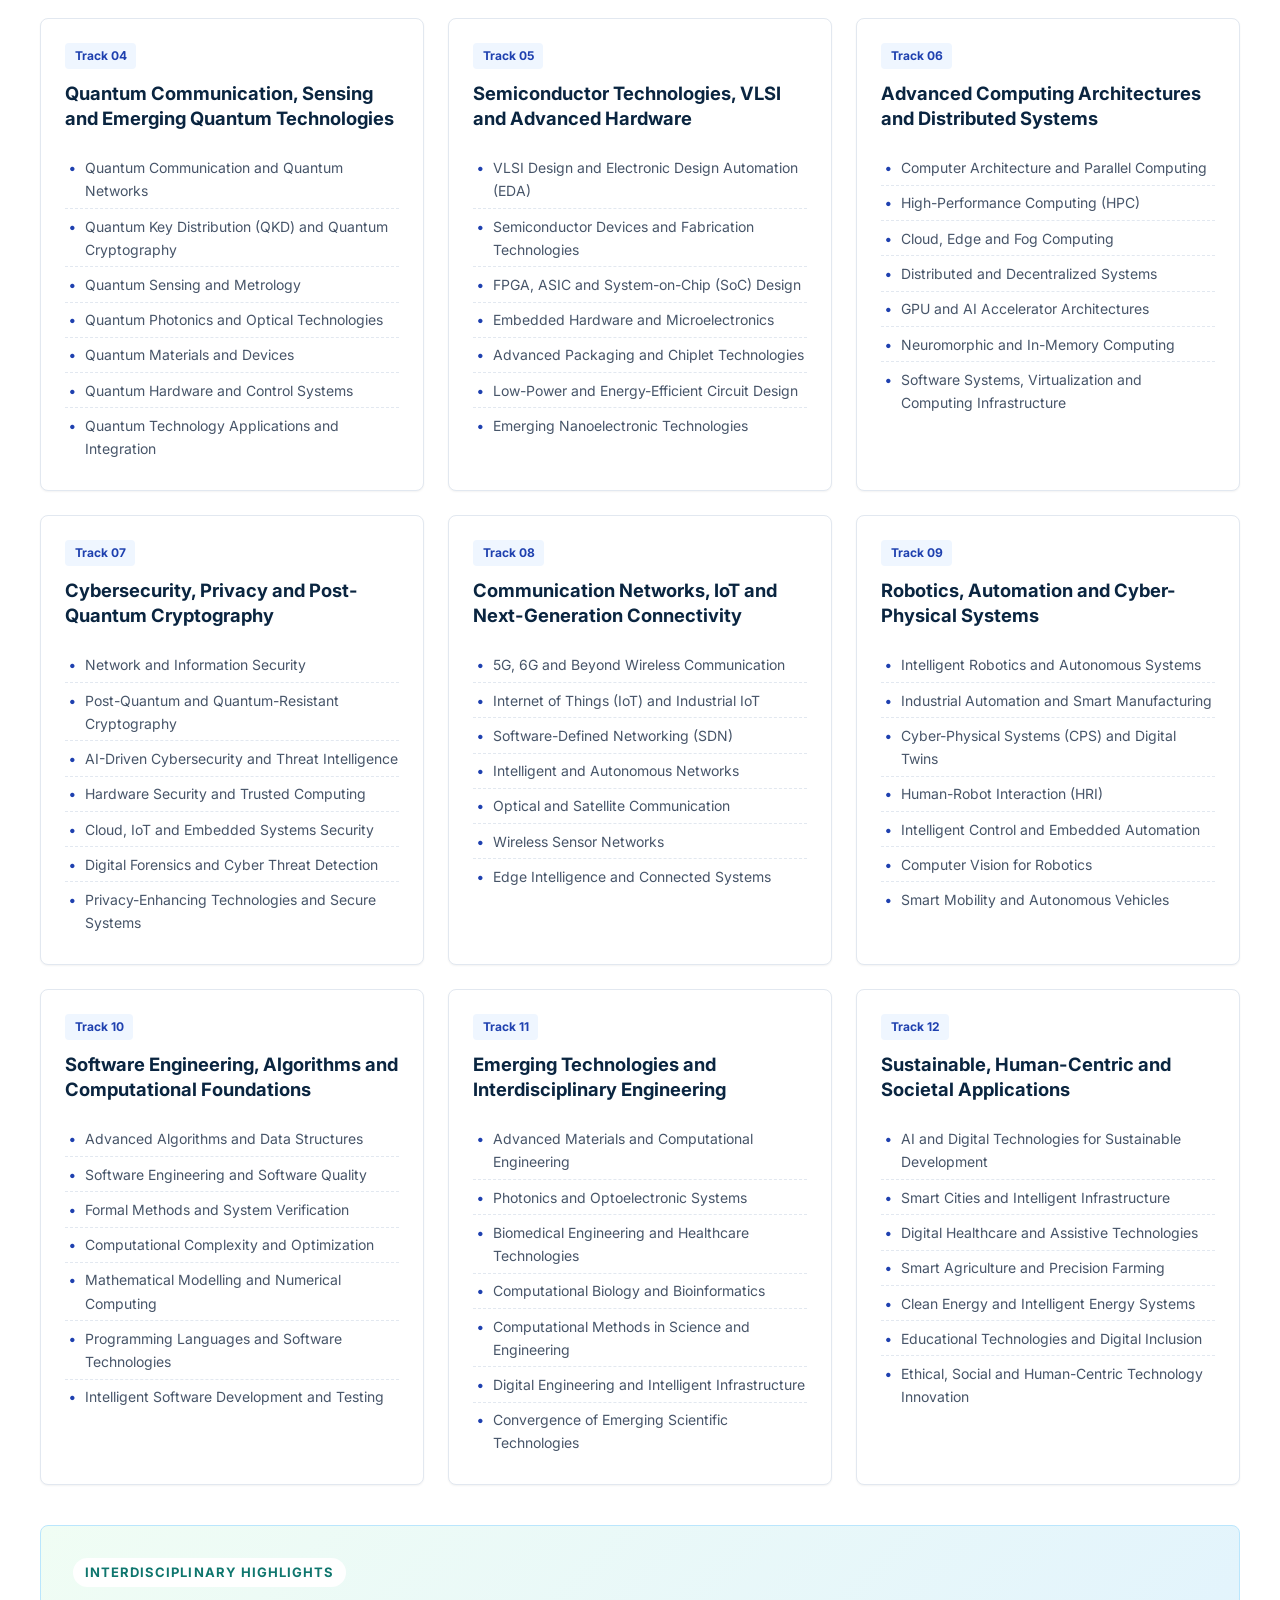
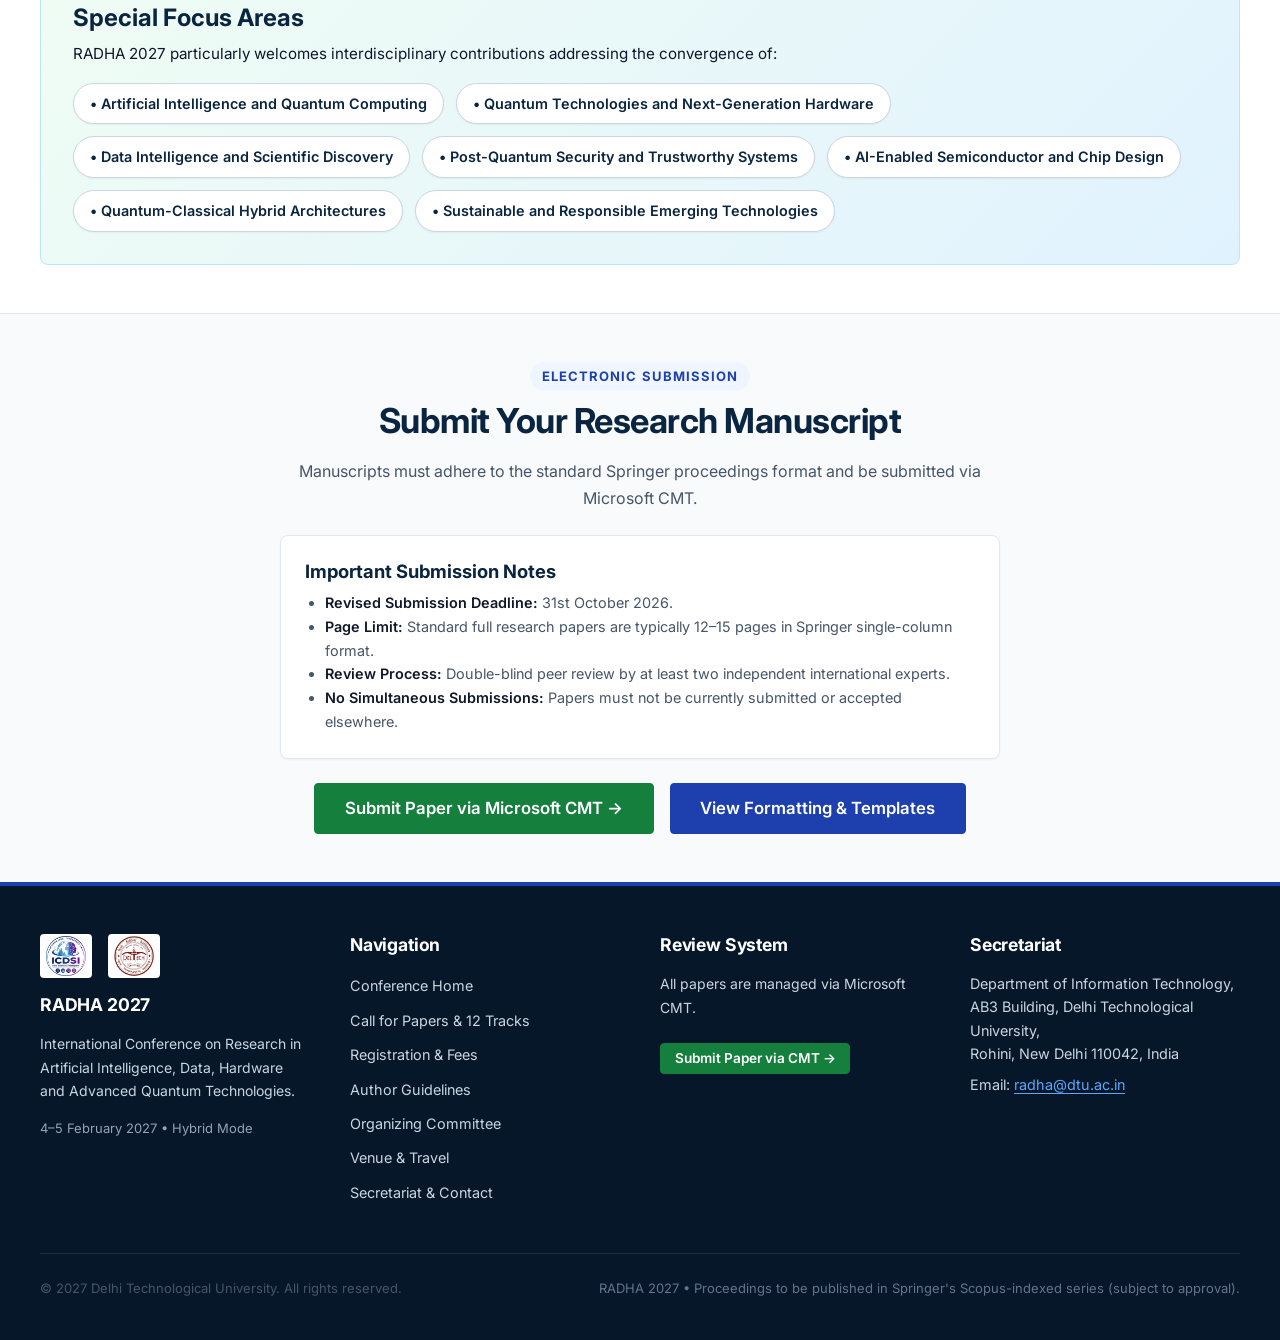
<file: call-for-papers.html>
<!DOCTYPE html>
<html lang="en">
<head>
  <meta charset="UTF-8">
  <meta name="viewport" content="width=device-width, initial-scale=1.0">
  <title>Call for Papers — RADHA 2027 | Delhi Technological University</title>
  <meta name="description" content="Call for Papers for RADHA 2027: 12 Technical Tracks and 7 Special Focus Areas covering AI, Quantum Computing, Semiconductor VLSI, Cybersecurity, IoT, and Robotics. Springer Scopus-indexed proceedings.">
  <link rel="stylesheet" href="css/styles.css">
  <link rel="icon" type="image/jpeg" href="assets/images/logo.jpg">
  <!-- Google Fonts: Inter -->
  <link rel="preconnect" href="https://fonts.googleapis.com">
  <link rel="preconnect" href="https://fonts.gstatic.com" crossorigin>
  <link href="https://fonts.googleapis.com/css2?family=Inter:wght@400;500;600;700;800;900&display=swap" rel="stylesheet">
</head>
<body>
  <!-- Accessible Skip Link -->
  <a href="#main-content" class="skip-link">Skip to main content</a>

  <!-- Site Header -->
  <header class="site-header">
    <div class="container header-main">
      <a href="index.html" class="brand-wrapper" aria-label="RADHA 2027 Home">
        <div class="brand-logos">
          <img src="assets/images/logo.jpg" alt="RADHA Logo" class="brand-logo-img">
          <img src="assets/images/dtulogo.jpg" alt="DTU Logo" class="brand-logo-img">
        </div>
        <div class="brand-text">
          <span class="brand-title">RADHA 2027</span>
          <span class="brand-subtitle">Delhi Technological University</span>
        </div>
      </a>

      <button class="mobile-nav-toggle" aria-expanded="false" aria-controls="primary-nav-menu" aria-label="Toggle navigation menu">
        <svg width="24" height="24" viewBox="0 0 24 24" fill="none" stroke="currentColor" stroke-width="2" stroke-linecap="round" stroke-linejoin="round" aria-hidden="true">
          <line x1="3" y1="12" x2="21" y2="12"></line>
          <line x1="3" y1="6" x2="21" y2="6"></line>
          <line x1="3" y1="18" x2="21" y2="18"></line>
        </svg>
      </button>

      <nav id="primary-nav-menu" aria-label="Main Navigation">
        <ul class="nav-menu">
          <li><a href="index.html" class="nav-link">Home</a></li>
          <li><a href="call-for-papers.html" class="nav-link active" aria-current="page">Call for Papers</a></li>
          <li><a href="committees.html" class="nav-link">Committees</a></li>
          <li><a href="author-guidelines.html" class="nav-link">Author Guidelines</a></li>
          <li><a href="registration.html" class="nav-link">Registration</a></li>
          <li><a href="venue.html" class="nav-link">Venue</a></li>
          <li><a href="others.html" class="nav-link">Accommodations</a></li>
          <li><a href="contact.html" class="nav-link">Contact</a></li>
          <li><a href="registration.html" class="nav-cta">Register</a></li>
        </ul>
      </nav>
    </div>
  </header>

  <!-- Banner -->
  <div class="page-title-banner">
    <div class="container">
      <nav class="breadcrumb" aria-label="Breadcrumb">
        <a href="index.html">Home</a>
        <span>/</span>
        <span aria-current="page">Call for Papers</span>
      </nav>
      <h1>Call for Papers</h1>
      <p style="color: #cbd5e1; margin-bottom: 0;">12 Technical Tracks and 7 Special Focus Areas across Advanced Computing and Quantum Technologies</p>
    </div>
  </div>

  <main id="main-content">
    
    <!-- Submission Scope Intro -->
    <section class="section">
      <div class="container">
        <div style="max-width: 52rem; margin: 0 auto;">
          <span class="section-tag">Submission Scope</span>
          <h2>Advancing Fundamental Theory, Novel Architectures &amp; Applications</h2>
          <p class="lead">
            The <strong>International Conference on Research in Artificial Intelligence, Data, Hardware and Advanced Quantum Technologies (RADHA 2027)</strong> invites original research papers presenting theoretical contributions, novel methodologies, architectures, algorithms, experimental studies, hardware prototypes, and validated real-world applications.
          </p>
          <p>
            Prospective authors are invited to submit high-quality original research papers that have not been previously published or are under review elsewhere. Interdisciplinary submissions connecting two or more technical tracks are particularly encouraged.
          </p>
          <p style="background-color: var(--accent-soft); border-left: 4px solid var(--accent); padding: 1rem; border-radius: 0 var(--radius-sm) var(--radius-sm) 0; font-size: 0.95rem;">
            <strong>Proceedings Notice:</strong> All accepted and presented papers will be submitted for inclusion in <strong>Springer's Scopus-indexed proceedings</strong>, subject to final approval.
          </p>
        </div>
      </div>
    </section>

    <!-- Search / Filter Tracks -->
    <section class="section section-alt" id="tracks-directory">
      <div class="container">
        <div class="section-header">
          <span class="section-tag">Technical Scope</span>
          <h2>Conference Technical Tracks</h2>
          <p>Explore the full breadth of topics across the 12 technical tracks. Use the search filter below to locate specific sub-fields.</p>
          
          <div style="margin-top: 1.5rem; max-width: 30rem; margin-left: auto; margin-right: auto;">
            <label for="track-search-input" style="font-size: 0.85rem; font-weight: 600; color: var(--text-muted); display: block; margin-bottom: 0.35rem; text-align: left;">
              Search topics or track keywords:
            </label>
            <input type="search" id="track-search-input" class="form-control" placeholder="e.g., Quantum, LLMs, VLSI, Robotics, Security, IoT...">
            <div id="track-search-count" style="font-size: 0.85rem; color: var(--accent); font-weight: 600; margin-top: 0.35rem; display: none;"></div>
          </div>
        </div>

        <div class="tracks-grid">
          <!-- Track 1 -->
          <article class="track-card">
            <span class="track-number">Track 01</span>
            <h3>Artificial Intelligence, Machine Learning and Intelligent Systems</h3>
            <ul class="track-topics-list">
              <li>Artificial Intelligence and Deep Learning</li>
              <li>Generative AI, Large Language Models and Foundation Models</li>
              <li>Natural Language Processing and Computer Vision</li>
              <li>Reinforcement Learning and Multi-Agent Systems</li>
              <li>Explainable, Trustworthy and Responsible AI</li>
              <li>Neuro-Symbolic AI and Cognitive Computing</li>
              <li>AI Agents and Autonomous Intelligent Systems</li>
            </ul>
          </article>

          <!-- Track 2 -->
          <article class="track-card">
            <span class="track-number">Track 02</span>
            <h3>Data Science, Big Data and Advanced Analytics</h3>
            <ul class="track-topics-list">
              <li>Data Science and Knowledge Discovery</li>
              <li>Big Data Analytics and Data Engineering</li>
              <li>Data Mining and Predictive Analytics</li>
              <li>Knowledge Graphs and Semantic Technologies</li>
              <li>Database Systems and Information Retrieval</li>
              <li>Privacy-Preserving Data Analytics</li>
              <li>Data Visualization and Decision Intelligence</li>
            </ul>
          </article>

          <!-- Track 3 -->
          <article class="track-card">
            <span class="track-number">Track 03</span>
            <h3>Quantum Computing and Quantum Information Science</h3>
            <ul class="track-topics-list">
              <li>Quantum Algorithms and Computational Models</li>
              <li>Quantum Machine Learning and Quantum AI</li>
              <li>Quantum Optimization and Simulation</li>
              <li>Quantum Information Theory</li>
              <li>Quantum Error Correction and Fault-Tolerant Computing</li>
              <li>Quantum Programming and Software Frameworks</li>
              <li>Hybrid Quantum-Classical Computing</li>
            </ul>
          </article>

          <!-- Track 4 -->
          <article class="track-card">
            <span class="track-number">Track 04</span>
            <h3>Quantum Communication, Sensing and Emerging Quantum Technologies</h3>
            <ul class="track-topics-list">
              <li>Quantum Communication and Quantum Networks</li>
              <li>Quantum Key Distribution (QKD) and Quantum Cryptography</li>
              <li>Quantum Sensing and Metrology</li>
              <li>Quantum Photonics and Optical Technologies</li>
              <li>Quantum Materials and Devices</li>
              <li>Quantum Hardware and Control Systems</li>
              <li>Quantum Technology Applications and Integration</li>
            </ul>
          </article>

          <!-- Track 5 -->
          <article class="track-card">
            <span class="track-number">Track 05</span>
            <h3>Semiconductor Technologies, VLSI and Advanced Hardware</h3>
            <ul class="track-topics-list">
              <li>VLSI Design and Electronic Design Automation (EDA)</li>
              <li>Semiconductor Devices and Fabrication Technologies</li>
              <li>FPGA, ASIC and System-on-Chip (SoC) Design</li>
              <li>Embedded Hardware and Microelectronics</li>
              <li>Advanced Packaging and Chiplet Technologies</li>
              <li>Low-Power and Energy-Efficient Circuit Design</li>
              <li>Emerging Nanoelectronic Technologies</li>
            </ul>
          </article>

          <!-- Track 6 -->
          <article class="track-card">
            <span class="track-number">Track 06</span>
            <h3>Advanced Computing Architectures and Distributed Systems</h3>
            <ul class="track-topics-list">
              <li>Computer Architecture and Parallel Computing</li>
              <li>High-Performance Computing (HPC)</li>
              <li>Cloud, Edge and Fog Computing</li>
              <li>Distributed and Decentralized Systems</li>
              <li>GPU and AI Accelerator Architectures</li>
              <li>Neuromorphic and In-Memory Computing</li>
              <li>Software Systems, Virtualization and Computing Infrastructure</li>
            </ul>
          </article>

          <!-- Track 7 -->
          <article class="track-card">
            <span class="track-number">Track 07</span>
            <h3>Cybersecurity, Privacy and Post-Quantum Cryptography</h3>
            <ul class="track-topics-list">
              <li>Network and Information Security</li>
              <li>Post-Quantum and Quantum-Resistant Cryptography</li>
              <li>AI-Driven Cybersecurity and Threat Intelligence</li>
              <li>Hardware Security and Trusted Computing</li>
              <li>Cloud, IoT and Embedded Systems Security</li>
              <li>Digital Forensics and Cyber Threat Detection</li>
              <li>Privacy-Enhancing Technologies and Secure Systems</li>
            </ul>
          </article>

          <!-- Track 8 -->
          <article class="track-card">
            <span class="track-number">Track 08</span>
            <h3>Communication Networks, IoT and Next-Generation Connectivity</h3>
            <ul class="track-topics-list">
              <li>5G, 6G and Beyond Wireless Communication</li>
              <li>Internet of Things (IoT) and Industrial IoT</li>
              <li>Software-Defined Networking (SDN)</li>
              <li>Intelligent and Autonomous Networks</li>
              <li>Optical and Satellite Communication</li>
              <li>Wireless Sensor Networks</li>
              <li>Edge Intelligence and Connected Systems</li>
            </ul>
          </article>

          <!-- Track 9 -->
          <article class="track-card">
            <span class="track-number">Track 09</span>
            <h3>Robotics, Automation and Cyber-Physical Systems</h3>
            <ul class="track-topics-list">
              <li>Intelligent Robotics and Autonomous Systems</li>
              <li>Industrial Automation and Smart Manufacturing</li>
              <li>Cyber-Physical Systems (CPS) and Digital Twins</li>
              <li>Human-Robot Interaction (HRI)</li>
              <li>Intelligent Control and Embedded Automation</li>
              <li>Computer Vision for Robotics</li>
              <li>Smart Mobility and Autonomous Vehicles</li>
            </ul>
          </article>

          <!-- Track 10 -->
          <article class="track-card">
            <span class="track-number">Track 10</span>
            <h3>Software Engineering, Algorithms and Computational Foundations</h3>
            <ul class="track-topics-list">
              <li>Advanced Algorithms and Data Structures</li>
              <li>Software Engineering and Software Quality</li>
              <li>Formal Methods and System Verification</li>
              <li>Computational Complexity and Optimization</li>
              <li>Mathematical Modelling and Numerical Computing</li>
              <li>Programming Languages and Software Technologies</li>
              <li>Intelligent Software Development and Testing</li>
            </ul>
          </article>

          <!-- Track 11 -->
          <article class="track-card">
            <span class="track-number">Track 11</span>
            <h3>Emerging Technologies and Interdisciplinary Engineering</h3>
            <ul class="track-topics-list">
              <li>Advanced Materials and Computational Engineering</li>
              <li>Photonics and Optoelectronic Systems</li>
              <li>Biomedical Engineering and Healthcare Technologies</li>
              <li>Computational Biology and Bioinformatics</li>
              <li>Computational Methods in Science and Engineering</li>
              <li>Digital Engineering and Intelligent Infrastructure</li>
              <li>Convergence of Emerging Scientific Technologies</li>
            </ul>
          </article>

          <!-- Track 12 -->
          <article class="track-card">
            <span class="track-number">Track 12</span>
            <h3>Sustainable, Human-Centric and Societal Applications</h3>
            <ul class="track-topics-list">
              <li>AI and Digital Technologies for Sustainable Development</li>
              <li>Smart Cities and Intelligent Infrastructure</li>
              <li>Digital Healthcare and Assistive Technologies</li>
              <li>Smart Agriculture and Precision Farming</li>
              <li>Clean Energy and Intelligent Energy Systems</li>
              <li>Educational Technologies and Digital Inclusion</li>
              <li>Ethical, Social and Human-Centric Technology Innovation</li>
            </ul>
          </article>
        </div>

        <!-- Special Focus Areas -->
        <div class="focus-areas-container">
          <span class="section-tag" style="background-color: #ffffff; color: var(--secondary);">Interdisciplinary Highlights</span>
          <h3 style="color: var(--primary); margin-top: 0.5rem; margin-bottom: 0.5rem;">Special Focus Areas</h3>
          <p style="font-size: 0.95rem; color: var(--text-main); margin-bottom: 1rem;">
            RADHA 2027 particularly welcomes interdisciplinary contributions addressing the convergence of:
          </p>
          <div class="focus-pills-wrap">
            <span class="focus-pill">&bull; Artificial Intelligence and Quantum Computing</span>
            <span class="focus-pill">&bull; Quantum Technologies and Next-Generation Hardware</span>
            <span class="focus-pill">&bull; Data Intelligence and Scientific Discovery</span>
            <span class="focus-pill">&bull; Post-Quantum Security and Trustworthy Systems</span>
            <span class="focus-pill">&bull; AI-Enabled Semiconductor and Chip Design</span>
            <span class="focus-pill">&bull; Quantum-Classical Hybrid Architectures</span>
            <span class="focus-pill">&bull; Sustainable and Responsible Emerging Technologies</span>
          </div>
        </div>

      </div>
    </section>

    <!-- Submission Deadlines Callout -->
    <section class="section" id="submission-action">
      <div class="container" style="text-align: center; max-width: 48rem;">
        <span class="section-tag">Electronic Submission</span>
        <h2>Submit Your Research Manuscript</h2>
        <p>
          Manuscripts must adhere to the standard Springer proceedings format and be submitted via Microsoft CMT.
        </p>

        <div style="background: var(--surface); border: 1px solid var(--border-light); border-radius: var(--radius-md); padding: 1.5rem; margin: 1.5rem 0; box-shadow: var(--shadow-sm); text-align: left;">
          <h4 style="color: var(--primary);">Important Submission Notes</h4>
          <ul style="padding-left: 1.25rem; font-size: 0.9rem; color: var(--text-muted);">
            <li><strong>Revised Submission Deadline:</strong> 31st October 2026.</li>
            <li><strong>Page Limit:</strong> Standard full research papers are typically 12–15 pages in Springer single-column format.</li>
            <li><strong>Review Process:</strong> Double-blind peer review by at least two independent international experts.</li>
            <li><strong>No Simultaneous Submissions:</strong> Papers must not be currently submitted or accepted elsewhere.</li>
          </ul>
        </div>

        <div style="display: flex; gap: 1rem; justify-content: center; flex-wrap: wrap;">
          <a href="https://cmt3.research.microsoft.com/ICDSI2027" target="_blank" rel="noopener noreferrer" class="btn btn-success btn-lg">
            Submit Paper via Microsoft CMT &rarr;
          </a>
          <a href="author-guidelines.html" class="btn btn-primary btn-lg">
            View Formatting &amp; Templates
          </a>
        </div>
      </div>
    </section>

  </main>

  <!-- Site Footer -->
  <footer class="site-footer">
    <div class="container">
      <div class="footer-grid">
        <div class="footer-col">
          <div class="footer-logos" style="margin-bottom: 1rem;">
            <img src="assets/images/logo.jpg" alt="RADHA Logo">
            <img src="assets/images/dtulogo.jpg" alt="DTU Logo">
          </div>
          <h4>RADHA 2027</h4>
          <p style="font-size: 0.875rem; color: #cbd5e1;">
            International Conference on Research in Artificial Intelligence, Data, Hardware and Advanced Quantum Technologies.
          </p>
          <p style="font-size: 0.8125rem; color: #94a3b8;">
            4–5 February 2027 &bull; Hybrid Mode
          </p>
        </div>

        <div class="footer-col">
          <h4>Navigation</h4>
          <ul class="footer-links">
            <li><a href="index.html">Conference Home</a></li>
            <li><a href="call-for-papers.html">Call for Papers &amp; 12 Tracks</a></li>
            <li><a href="registration.html">Registration &amp; Fees</a></li>
            <li><a href="author-guidelines.html">Author Guidelines</a></li>
            <li><a href="committees.html">Organizing Committee</a></li>
            <li><a href="venue.html">Venue &amp; Travel</a></li>
            <li><a href="contact.html">Secretariat &amp; Contact</a></li>
          </ul>
        </div>

        <div class="footer-col">
          <h4>Review System</h4>
          <p style="font-size: 0.875rem; color: #cbd5e1;">
            All papers are managed via Microsoft CMT.
          </p>
          <a href="https://cmt3.research.microsoft.com/ICDSI2027" target="_blank" rel="noopener noreferrer" class="btn btn-sm btn-success" style="margin-top: 0.5rem;">
            Submit Paper via CMT &rarr;
          </a>
        </div>

        <div class="footer-col">
          <h4>Secretariat</h4>
          <div class="footer-contact-info">
            <p style="margin-bottom: 0.5rem; color: #cbd5e1;">
              Department of Information Technology,<br>
              AB3 Building, Delhi Technological University,<br>
              Rohini, New Delhi 110042, India
            </p>
            <p style="color: #cbd5e1; margin-bottom: 0;">
              Email: <a href="mailto:radha@dtu.ac.in" style="color: #60a5fa;">radha@dtu.ac.in</a>
            </p>
          </div>
        </div>
      </div>

      <div class="footer-bottom">
        <p>&copy; 2027 Delhi Technological University. All rights reserved.</p>
        <p style="color: #64748b;">RADHA 2027 &bull; Proceedings to be published in Springer's Scopus-indexed series (subject to approval).</p>
      </div>
    </div>
  </footer>

  <script src="js/main.js"></script>
</body>
</html>
</file>
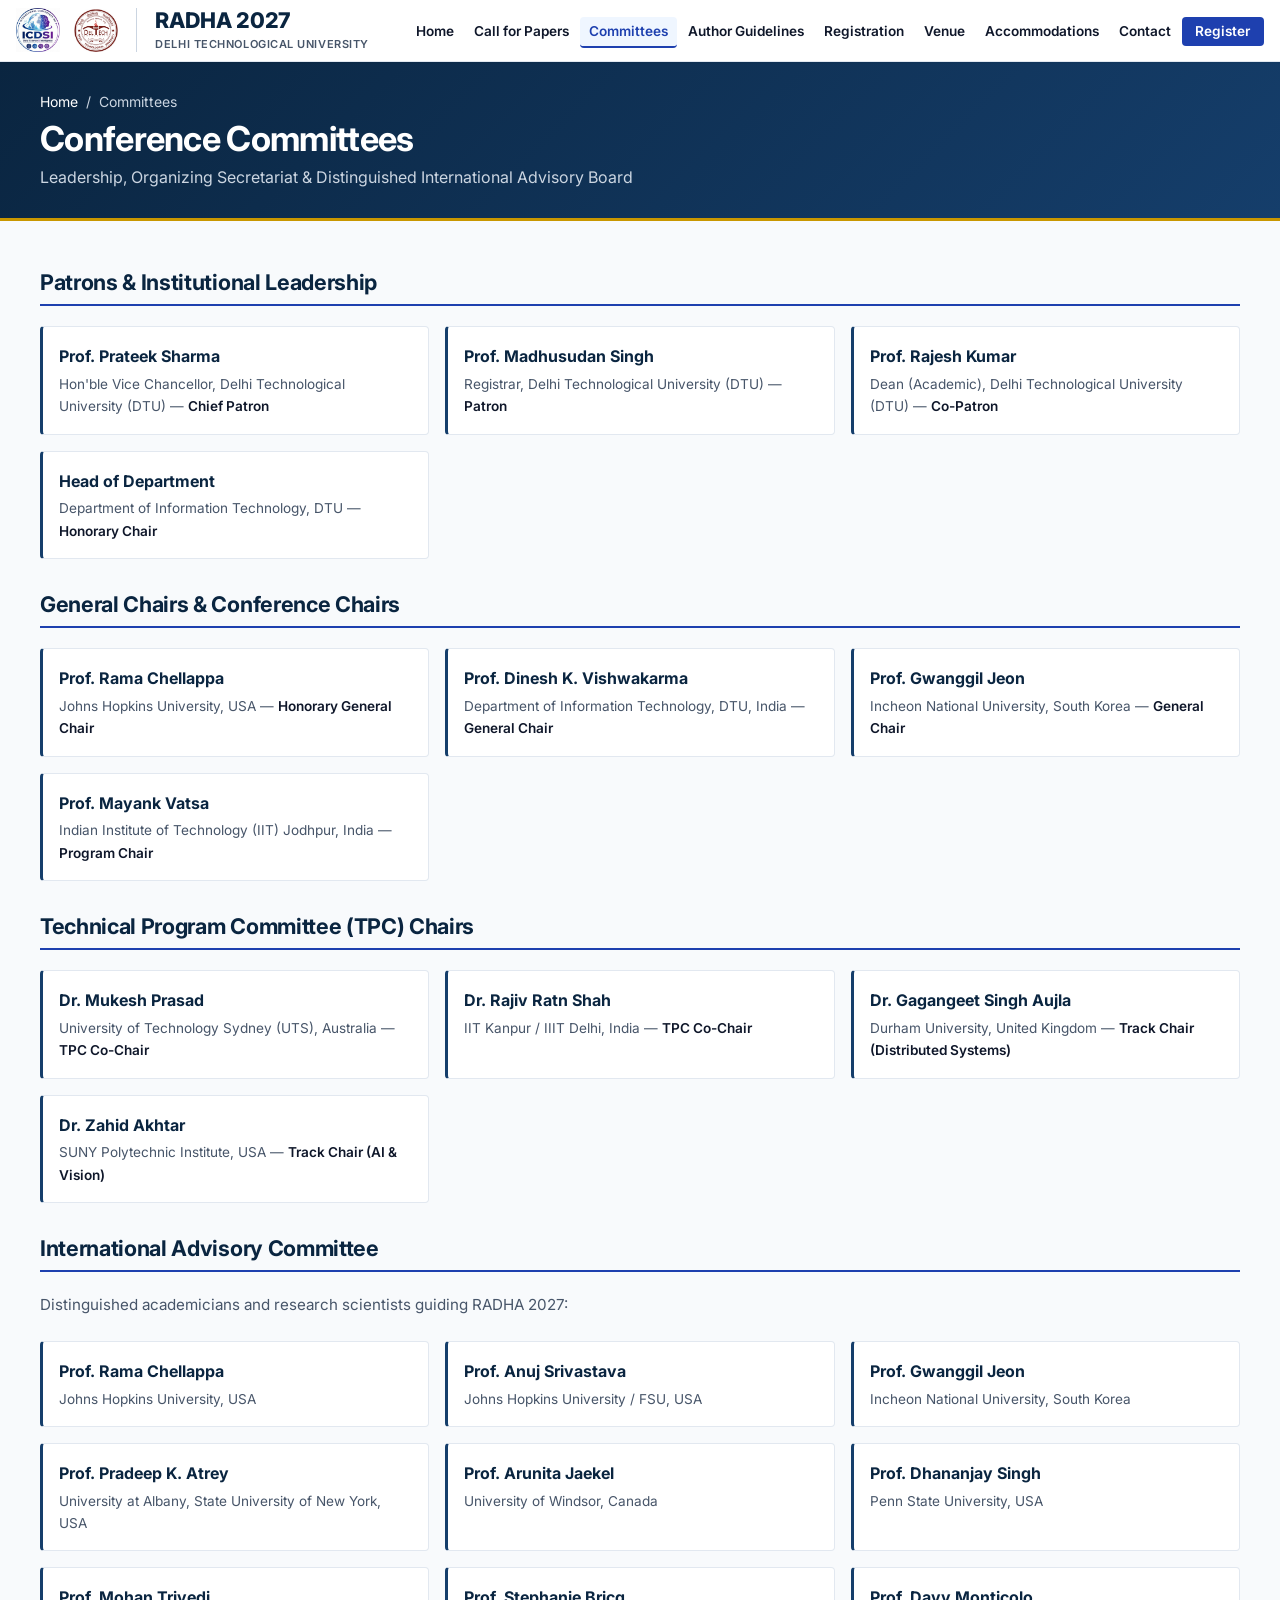
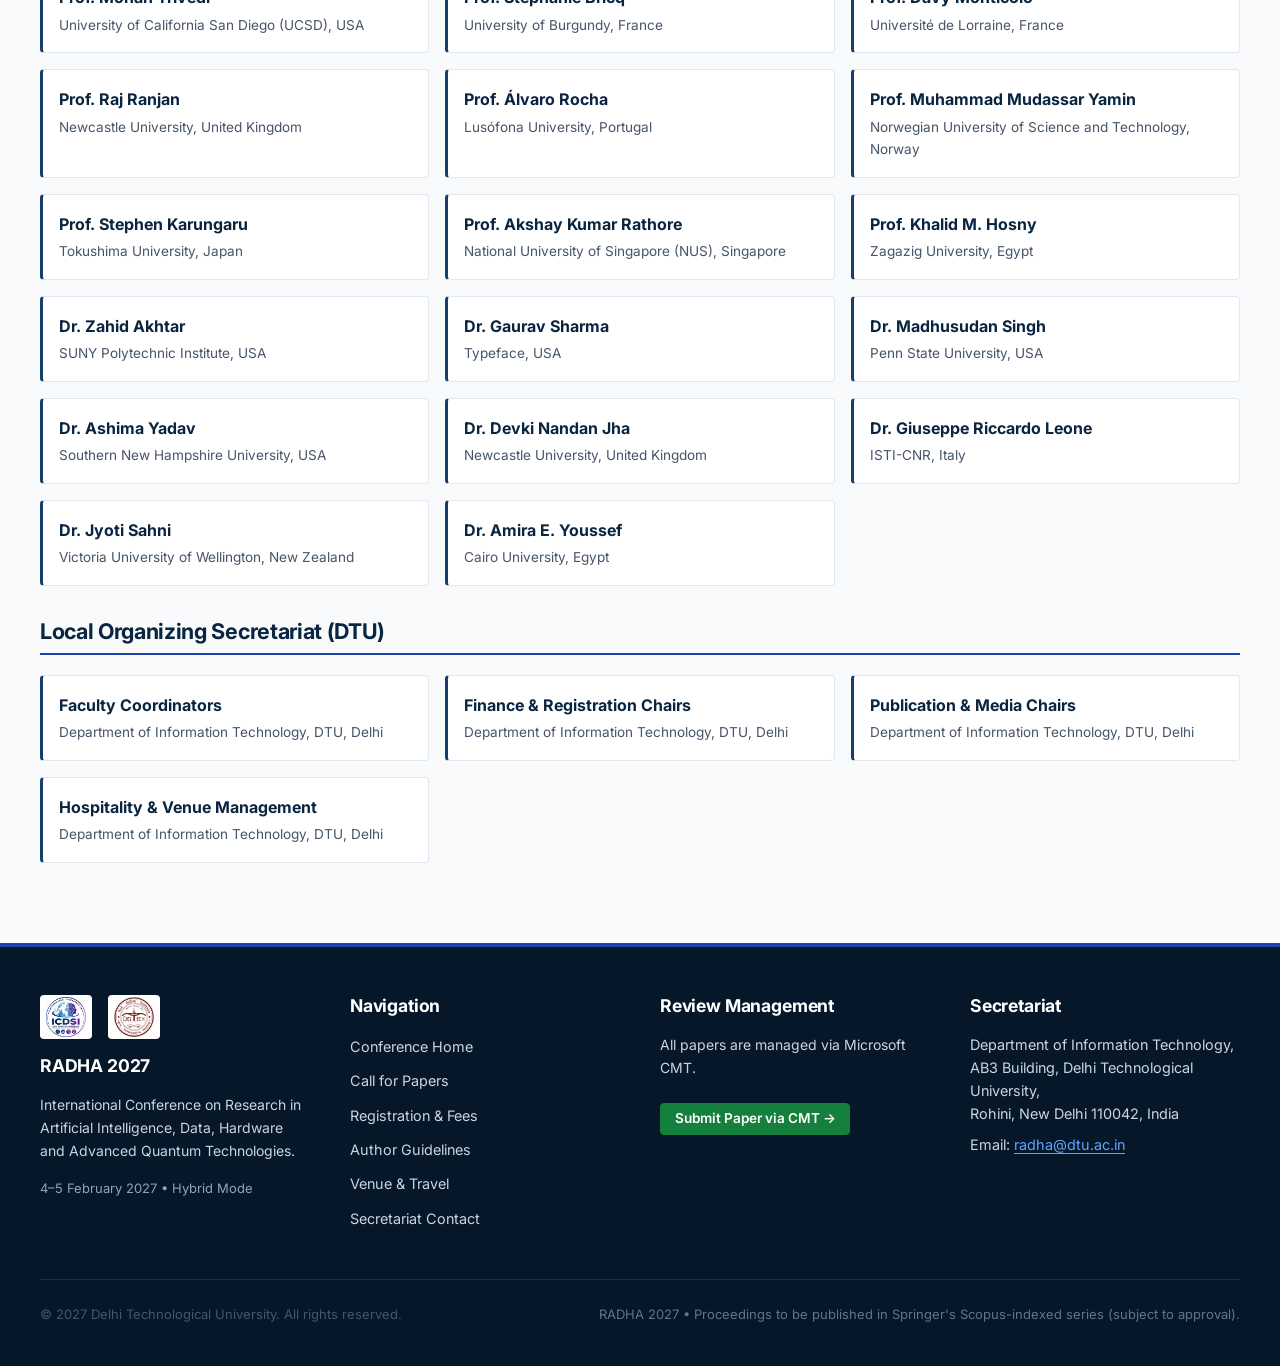
<file: committees.html>
<!DOCTYPE html>
<html lang="en">
<head>
  <meta charset="UTF-8">
  <meta name="viewport" content="width=device-width, initial-scale=1.0">
  <title>Organizing &amp; Advisory Committees — RADHA 2027</title>
  <meta name="description" content="Organizing Committee, Technical Program Committee, and International Advisory Board for RADHA 2027 at Delhi Technological University (DTU).">
  <link rel="stylesheet" href="css/styles.css">
  <link rel="icon" type="image/jpeg" href="assets/images/logo.jpg">
  <!-- Google Fonts: Inter -->
  <link rel="preconnect" href="https://fonts.googleapis.com">
  <link rel="preconnect" href="https://fonts.gstatic.com" crossorigin>
  <link href="https://fonts.googleapis.com/css2?family=Inter:wght@400;500;600;700;800;900&display=swap" rel="stylesheet">
</head>
<body>
  <!-- Skip Link -->
  <a href="#main-content" class="skip-link">Skip to main content</a>

  <!-- Site Header -->
  <header class="site-header">
    <div class="container header-main">
      <a href="index.html" class="brand-wrapper" aria-label="RADHA 2027 Home">
        <div class="brand-logos">
          <img src="assets/images/logo.jpg" alt="RADHA Logo" class="brand-logo-img">
          <img src="assets/images/dtulogo.jpg" alt="DTU Logo" class="brand-logo-img">
        </div>
        <div class="brand-text">
          <span class="brand-title">RADHA 2027</span>
          <span class="brand-subtitle">Delhi Technological University</span>
        </div>
      </a>

      <button class="mobile-nav-toggle" aria-expanded="false" aria-controls="primary-nav-menu" aria-label="Toggle navigation menu">
        <svg width="24" height="24" viewBox="0 0 24 24" fill="none" stroke="currentColor" stroke-width="2" stroke-linecap="round" stroke-linejoin="round" aria-hidden="true">
          <line x1="3" y1="12" x2="21" y2="12"></line>
          <line x1="3" y1="6" x2="21" y2="6"></line>
          <line x1="3" y1="18" x2="21" y2="18"></line>
        </svg>
      </button>

      <nav id="primary-nav-menu" aria-label="Main Navigation">
        <ul class="nav-menu">
          <li><a href="index.html" class="nav-link">Home</a></li>
          <li><a href="call-for-papers.html" class="nav-link">Call for Papers</a></li>
          <li><a href="committees.html" class="nav-link active" aria-current="page">Committees</a></li>
          <li><a href="author-guidelines.html" class="nav-link">Author Guidelines</a></li>
          <li><a href="registration.html" class="nav-link">Registration</a></li>
          <li><a href="venue.html" class="nav-link">Venue</a></li>
          <li><a href="others.html" class="nav-link">Accommodations</a></li>
          <li><a href="contact.html" class="nav-link">Contact</a></li>
          <li><a href="registration.html" class="nav-cta">Register</a></li>
        </ul>
      </nav>
    </div>
  </header>

  <!-- Banner -->
  <div class="page-title-banner">
    <div class="container">
      <nav class="breadcrumb" aria-label="Breadcrumb">
        <a href="index.html">Home</a>
        <span>/</span>
        <span aria-current="page">Committees</span>
      </nav>
      <h1>Conference Committees</h1>
      <p style="color: #cbd5e1; margin-bottom: 0;">Leadership, Organizing Secretariat &amp; Distinguished International Advisory Board</p>
    </div>
  </div>

  <main id="main-content">
    
    <!-- Leadership Sections -->
    <section class="section">
      <div class="container">
        
        <!-- Chief Patron & Patrons -->
        <div class="committee-group">
          <h2 class="committee-title">Patrons &amp; Institutional Leadership</h2>
          <div class="committee-grid">
            <article class="member-card">
              <div class="member-card-name">Prof. Prateek Sharma</div>
              <div class="member-card-affil">Hon'ble Vice Chancellor, Delhi Technological University (DTU) — <strong>Chief Patron</strong></div>
            </article>
            <article class="member-card">
              <div class="member-card-name">Prof. Madhusudan Singh</div>
              <div class="member-card-affil">Registrar, Delhi Technological University (DTU) — <strong>Patron</strong></div>
            </article>
            <article class="member-card">
              <div class="member-card-name">Prof. Rajesh Kumar</div>
              <div class="member-card-affil">Dean (Academic), Delhi Technological University (DTU) — <strong>Co-Patron</strong></div>
            </article>
            <article class="member-card">
              <div class="member-card-name">Head of Department</div>
              <div class="member-card-affil">Department of Information Technology, DTU — <strong>Honorary Chair</strong></div>
            </article>
          </div>
        </div>

        <!-- General Chairs & Organizing Chairs -->
        <div class="committee-group">
          <h2 class="committee-title">General Chairs &amp; Conference Chairs</h2>
          <div class="committee-grid">
            <article class="member-card">
              <div class="member-card-name">Prof. Rama Chellappa</div>
              <div class="member-card-affil">Johns Hopkins University, USA — <strong>Honorary General Chair</strong></div>
            </article>
            <article class="member-card">
              <div class="member-card-name">Prof. Dinesh K. Vishwakarma</div>
              <div class="member-card-affil">Department of Information Technology, DTU, India — <strong>General Chair</strong></div>
            </article>
            <article class="member-card">
              <div class="member-card-name">Prof. Gwanggil Jeon</div>
              <div class="member-card-affil">Incheon National University, South Korea — <strong>General Chair</strong></div>
            </article>
            <article class="member-card">
              <div class="member-card-name">Prof. Mayank Vatsa</div>
              <div class="member-card-affil">Indian Institute of Technology (IIT) Jodhpur, India — <strong>Program Chair</strong></div>
            </article>
          </div>
        </div>

        <!-- Technical Program Committee Chairs -->
        <div class="committee-group">
          <h2 class="committee-title">Technical Program Committee (TPC) Chairs</h2>
          <div class="committee-grid">
            <article class="member-card">
              <div class="member-card-name">Dr. Mukesh Prasad</div>
              <div class="member-card-affil">University of Technology Sydney (UTS), Australia — <strong>TPC Co-Chair</strong></div>
            </article>
            <article class="member-card">
              <div class="member-card-name">Dr. Rajiv Ratn Shah</div>
              <div class="member-card-affil">IIT Kanpur / IIIT Delhi, India — <strong>TPC Co-Chair</strong></div>
            </article>
            <article class="member-card">
              <div class="member-card-name">Dr. Gagangeet Singh Aujla</div>
              <div class="member-card-affil">Durham University, United Kingdom — <strong>Track Chair (Distributed Systems)</strong></div>
            </article>
            <article class="member-card">
              <div class="member-card-name">Dr. Zahid Akhtar</div>
              <div class="member-card-affil">SUNY Polytechnic Institute, USA — <strong>Track Chair (AI &amp; Vision)</strong></div>
            </article>
          </div>
        </div>

        <!-- International Advisory Committee -->
        <div class="committee-group">
          <h2 class="committee-title">International Advisory Committee</h2>
          <p style="margin-bottom: 1.5rem; font-size: 0.95rem;">
            Distinguished academicians and research scientists guiding RADHA 2027:
          </p>

          <div class="committee-grid">
            <article class="member-card">
              <div class="member-card-name">Prof. Rama Chellappa</div>
              <div class="member-card-affil">Johns Hopkins University, USA</div>
            </article>
            <article class="member-card">
              <div class="member-card-name">Prof. Anuj Srivastava</div>
              <div class="member-card-affil">Johns Hopkins University / FSU, USA</div>
            </article>
            <article class="member-card">
              <div class="member-card-name">Prof. Gwanggil Jeon</div>
              <div class="member-card-affil">Incheon National University, South Korea</div>
            </article>
            <article class="member-card">
              <div class="member-card-name">Prof. Pradeep K. Atrey</div>
              <div class="member-card-affil">University at Albany, State University of New York, USA</div>
            </article>
            <article class="member-card">
              <div class="member-card-name">Prof. Arunita Jaekel</div>
              <div class="member-card-affil">University of Windsor, Canada</div>
            </article>
            <article class="member-card">
              <div class="member-card-name">Prof. Dhananjay Singh</div>
              <div class="member-card-affil">Penn State University, USA</div>
            </article>
            <article class="member-card">
              <div class="member-card-name">Prof. Mohan Trivedi</div>
              <div class="member-card-affil">University of California San Diego (UCSD), USA</div>
            </article>
            <article class="member-card">
              <div class="member-card-name">Prof. Stephanie Bricq</div>
              <div class="member-card-affil">University of Burgundy, France</div>
            </article>
            <article class="member-card">
              <div class="member-card-name">Prof. Davy Monticolo</div>
              <div class="member-card-affil">Université de Lorraine, France</div>
            </article>
            <article class="member-card">
              <div class="member-card-name">Prof. Raj Ranjan</div>
              <div class="member-card-affil">Newcastle University, United Kingdom</div>
            </article>
            <article class="member-card">
              <div class="member-card-name">Prof. Álvaro Rocha</div>
              <div class="member-card-affil">Lusófona University, Portugal</div>
            </article>
            <article class="member-card">
              <div class="member-card-name">Prof. Muhammad Mudassar Yamin</div>
              <div class="member-card-affil">Norwegian University of Science and Technology, Norway</div>
            </article>
            <article class="member-card">
              <div class="member-card-name">Prof. Stephen Karungaru</div>
              <div class="member-card-affil">Tokushima University, Japan</div>
            </article>
            <article class="member-card">
              <div class="member-card-name">Prof. Akshay Kumar Rathore</div>
              <div class="member-card-affil">National University of Singapore (NUS), Singapore</div>
            </article>
            <article class="member-card">
              <div class="member-card-name">Prof. Khalid M. Hosny</div>
              <div class="member-card-affil">Zagazig University, Egypt</div>
            </article>
            <article class="member-card">
              <div class="member-card-name">Dr. Zahid Akhtar</div>
              <div class="member-card-affil">SUNY Polytechnic Institute, USA</div>
            </article>
            <article class="member-card">
              <div class="member-card-name">Dr. Gaurav Sharma</div>
              <div class="member-card-affil">Typeface, USA</div>
            </article>
            <article class="member-card">
              <div class="member-card-name">Dr. Madhusudan Singh</div>
              <div class="member-card-affil">Penn State University, USA</div>
            </article>
            <article class="member-card">
              <div class="member-card-name">Dr. Ashima Yadav</div>
              <div class="member-card-affil">Southern New Hampshire University, USA</div>
            </article>
            <article class="member-card">
              <div class="member-card-name">Dr. Devki Nandan Jha</div>
              <div class="member-card-affil">Newcastle University, United Kingdom</div>
            </article>
            <article class="member-card">
              <div class="member-card-name">Dr. Giuseppe Riccardo Leone</div>
              <div class="member-card-affil">ISTI-CNR, Italy</div>
            </article>
            <article class="member-card">
              <div class="member-card-name">Dr. Jyoti Sahni</div>
              <div class="member-card-affil">Victoria University of Wellington, New Zealand</div>
            </article>
            <article class="member-card">
              <div class="member-card-name">Dr. Amira E. Youssef</div>
              <div class="member-card-affil">Cairo University, Egypt</div>
            </article>
          </div>
        </div>

        <!-- Organizing Secretariat at DTU -->
        <div class="committee-group">
          <h2 class="committee-title">Local Organizing Secretariat (DTU)</h2>
          <div class="committee-grid">
            <article class="member-card">
              <div class="member-card-name">Faculty Coordinators</div>
              <div class="member-card-affil">Department of Information Technology, DTU, Delhi</div>
            </article>
            <article class="member-card">
              <div class="member-card-name">Finance &amp; Registration Chairs</div>
              <div class="member-card-affil">Department of Information Technology, DTU, Delhi</div>
            </article>
            <article class="member-card">
              <div class="member-card-name">Publication &amp; Media Chairs</div>
              <div class="member-card-affil">Department of Information Technology, DTU, Delhi</div>
            </article>
            <article class="member-card">
              <div class="member-card-name">Hospitality &amp; Venue Management</div>
              <div class="member-card-affil">Department of Information Technology, DTU, Delhi</div>
            </article>
          </div>
        </div>

      </div>
    </section>

  </main>

  <!-- Site Footer -->
  <footer class="site-footer">
    <div class="container">
      <div class="footer-grid">
        <div class="footer-col">
          <div class="footer-logos" style="margin-bottom: 1rem;">
            <img src="assets/images/logo.jpg" alt="RADHA Logo">
            <img src="assets/images/dtulogo.jpg" alt="DTU Logo">
          </div>
          <h4>RADHA 2027</h4>
          <p style="font-size: 0.875rem; color: #cbd5e1;">
            International Conference on Research in Artificial Intelligence, Data, Hardware and Advanced Quantum Technologies.
          </p>
          <p style="font-size: 0.8125rem; color: #94a3b8;">
            4–5 February 2027 &bull; Hybrid Mode
          </p>
        </div>

        <div class="footer-col">
          <h4>Navigation</h4>
          <ul class="footer-links">
            <li><a href="index.html">Conference Home</a></li>
            <li><a href="call-for-papers.html">Call for Papers</a></li>
            <li><a href="registration.html">Registration &amp; Fees</a></li>
            <li><a href="author-guidelines.html">Author Guidelines</a></li>
            <li><a href="venue.html">Venue &amp; Travel</a></li>
            <li><a href="contact.html">Secretariat Contact</a></li>
          </ul>
        </div>

        <div class="footer-col">
          <h4>Review Management</h4>
          <p style="font-size: 0.875rem; color: #cbd5e1;">
            All papers are managed via Microsoft CMT.
          </p>
          <a href="https://cmt3.research.microsoft.com/ICDSI2027" target="_blank" rel="noopener noreferrer" class="btn btn-sm btn-success" style="margin-top: 0.5rem;">
            Submit Paper via CMT &rarr;
          </a>
        </div>

        <div class="footer-col">
          <h4>Secretariat</h4>
          <div class="footer-contact-info">
            <p style="margin-bottom: 0.5rem; color: #cbd5e1;">
              Department of Information Technology,<br>
              AB3 Building, Delhi Technological University,<br>
              Rohini, New Delhi 110042, India
            </p>
            <p style="color: #cbd5e1; margin-bottom: 0;">
              Email: <a href="mailto:radha@dtu.ac.in" style="color: #60a5fa;">radha@dtu.ac.in</a>
            </p>
          </div>
        </div>
      </div>

      <div class="footer-bottom">
        <p>&copy; 2027 Delhi Technological University. All rights reserved.</p>
        <p style="color: #64748b;">RADHA 2027 &bull; Proceedings to be published in Springer's Scopus-indexed series (subject to approval).</p>
      </div>
    </div>
  </footer>

  <script src="js/main.js"></script>
</body>
</html>
</file>
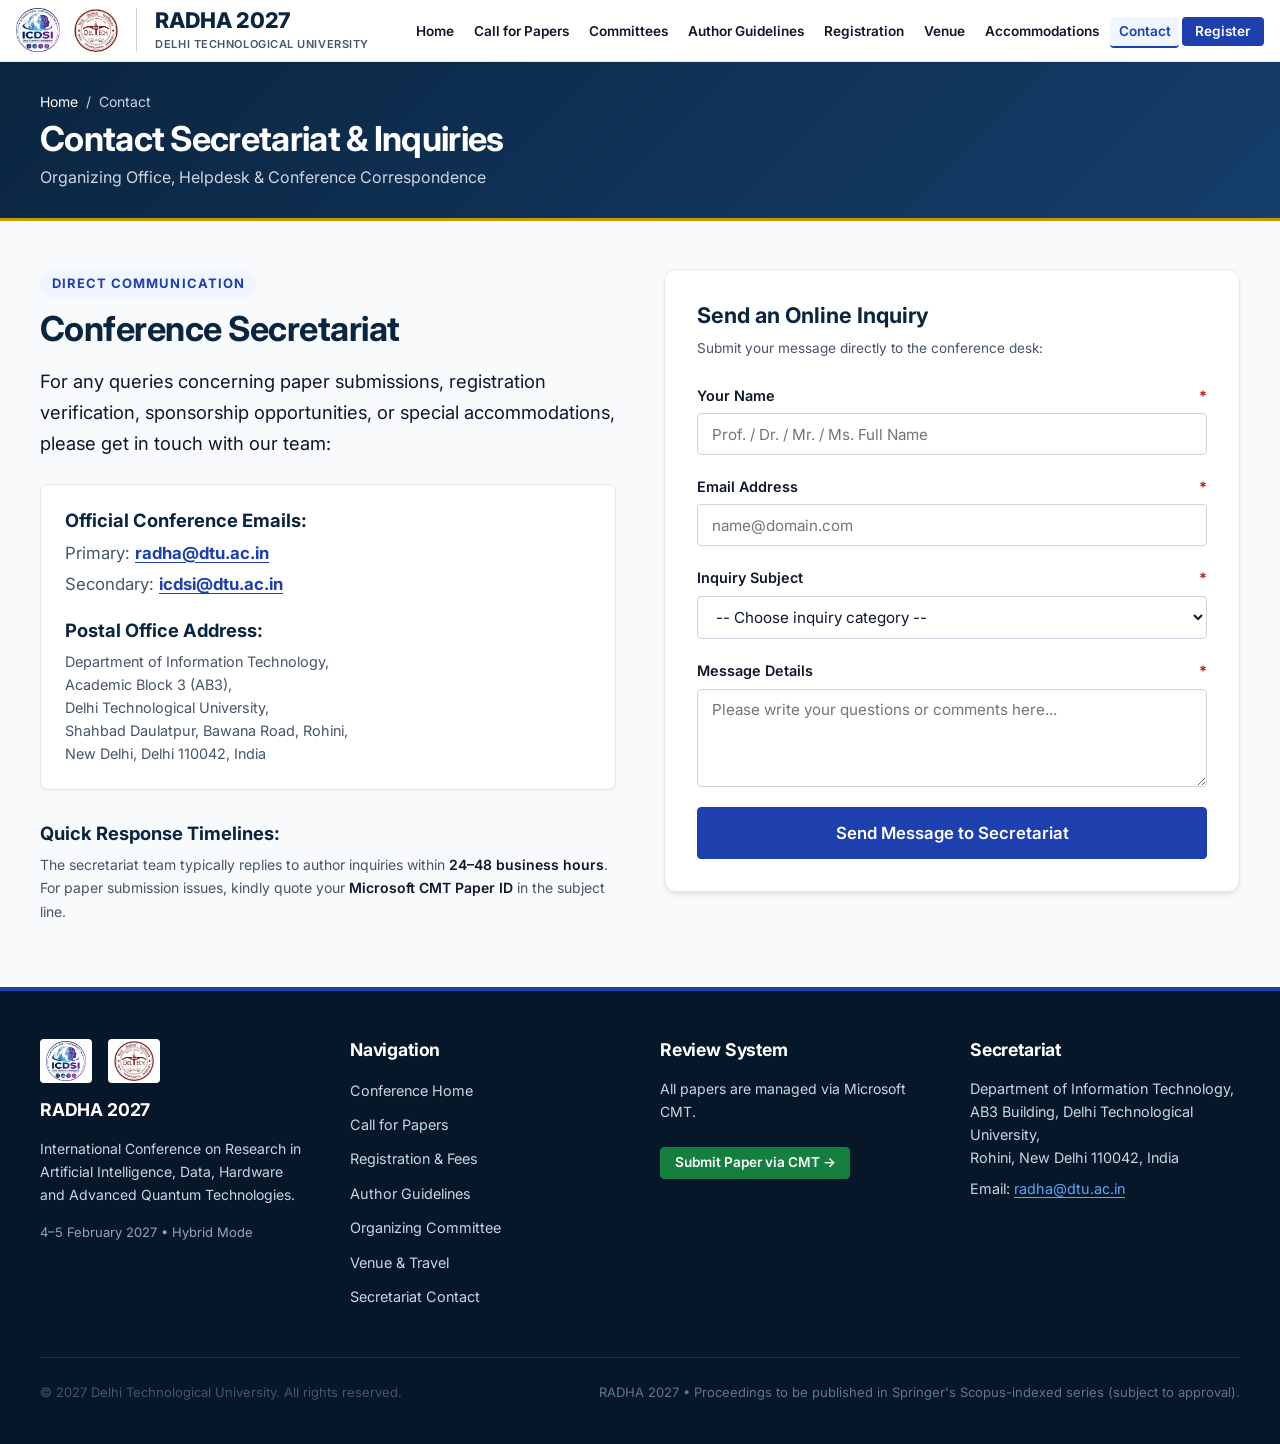
<file: contact.html>
<!DOCTYPE html>
<html lang="en">
<head>
  <meta charset="UTF-8">
  <meta name="viewport" content="width=device-width, initial-scale=1.0">
  <title>Contact Secretariat &amp; Inquiries — RADHA 2027 | DTU</title>
  <meta name="description" content="Contact the organizing committee and conference secretariat for RADHA 2027 at the Department of Information Technology, Delhi Technological University.">
  <link rel="stylesheet" href="css/styles.css">
  <link rel="icon" type="image/jpeg" href="assets/images/logo.jpg">
  <!-- Google Fonts: Inter -->
  <link rel="preconnect" href="https://fonts.googleapis.com">
  <link rel="preconnect" href="https://fonts.gstatic.com" crossorigin>
  <link href="https://fonts.googleapis.com/css2?family=Inter:wght@400;500;600;700;800;900&display=swap" rel="stylesheet">
</head>
<body>
  <a href="#main-content" class="skip-link">Skip to main content</a>

  <!-- Site Header -->
  <header class="site-header">
    <div class="container header-main">
      <a href="index.html" class="brand-wrapper" aria-label="RADHA 2027 Home">
        <div class="brand-logos">
          <img src="assets/images/logo.jpg" alt="RADHA Logo" class="brand-logo-img">
          <img src="assets/images/dtulogo.jpg" alt="DTU Logo" class="brand-logo-img">
        </div>
        <div class="brand-text">
          <span class="brand-title">RADHA 2027</span>
          <span class="brand-subtitle">Delhi Technological University</span>
        </div>
      </a>

      <button class="mobile-nav-toggle" aria-expanded="false" aria-controls="primary-nav-menu" aria-label="Toggle navigation menu">
        <svg width="24" height="24" viewBox="0 0 24 24" fill="none" stroke="currentColor" stroke-width="2" stroke-linecap="round" stroke-linejoin="round" aria-hidden="true">
          <line x1="3" y1="12" x2="21" y2="12"></line>
          <line x1="3" y1="6" x2="21" y2="6"></line>
          <line x1="3" y1="18" x2="21" y2="18"></line>
        </svg>
      </button>

      <nav id="primary-nav-menu" aria-label="Main Navigation">
        <ul class="nav-menu">
          <li><a href="index.html" class="nav-link">Home</a></li>
          <li><a href="call-for-papers.html" class="nav-link">Call for Papers</a></li>
          <li><a href="committees.html" class="nav-link">Committees</a></li>
          <li><a href="author-guidelines.html" class="nav-link">Author Guidelines</a></li>
          <li><a href="registration.html" class="nav-link">Registration</a></li>
          <li><a href="venue.html" class="nav-link">Venue</a></li>
          <li><a href="others.html" class="nav-link">Accommodations</a></li>
          <li><a href="contact.html" class="nav-link active" aria-current="page">Contact</a></li>
          <li><a href="registration.html" class="nav-cta">Register</a></li>
        </ul>
      </nav>
    </div>
  </header>

  <!-- Banner -->
  <div class="page-title-banner">
    <div class="container">
      <nav class="breadcrumb" aria-label="Breadcrumb">
        <a href="index.html">Home</a>
        <span>/</span>
        <span aria-current="page">Contact</span>
      </nav>
      <h1>Contact Secretariat &amp; Inquiries</h1>
      <p style="color: #cbd5e1; margin-bottom: 0;">Organizing Office, Helpdesk &amp; Conference Correspondence</p>
    </div>
  </div>

  <main id="main-content">
    
    <section class="section">
      <div class="container">
        <div style="display: grid; grid-template-columns: repeat(auto-fit, minmax(320px, 1fr)); gap: 3rem; align-items: start;">
          
          <!-- Contact Info Column -->
          <div>
            <span class="section-tag">Direct Communication</span>
            <h2>Conference Secretariat</h2>
            <p class="lead">
              For any queries concerning paper submissions, registration verification, sponsorship opportunities, or special accommodations, please get in touch with our team:
            </p>

            <div style="background: var(--surface); border: 1px solid var(--border-light); border-radius: var(--radius-md); padding: 1.5rem; margin-top: 1.5rem; box-shadow: var(--shadow-sm);">
              <h4 style="color: var(--primary); margin-bottom: 0.5rem;">Official Conference Emails:</h4>
              <p style="font-size: 1.05rem; margin-bottom: 0.25rem;">
                Primary: <a href="mailto:radha@dtu.ac.in" style="font-weight: 700; color: var(--accent);">radha@dtu.ac.in</a>
              </p>
              <p style="font-size: 1.05rem; margin-bottom: 1.25rem;">
                Secondary: <a href="mailto:icdsi@dtu.ac.in" style="font-weight: 700; color: var(--accent);">icdsi@dtu.ac.in</a>
              </p>

              <h4 style="color: var(--primary); margin-bottom: 0.5rem;">Postal Office Address:</h4>
              <address style="font-style: normal; font-size: 0.9rem; line-height: 1.6; color: var(--text-muted);">
                Department of Information Technology,<br>
                Academic Block 3 (AB3),<br>
                Delhi Technological University,<br>
                Shahbad Daulatpur, Bawana Road, Rohini,<br>
                New Delhi, Delhi 110042, India
              </address>
            </div>

            <div style="margin-top: 2rem;">
              <h4 style="color: var(--primary);">Quick Response Timelines:</h4>
              <p style="font-size: 0.875rem; color: var(--text-muted);">
                The secretariat team typically replies to author inquiries within <strong>24–48 business hours</strong>. For paper submission issues, kindly quote your <strong>Microsoft CMT Paper ID</strong> in the subject line.
              </p>
            </div>
          </div>

          <!-- Contact Form Column -->
          <div>
            <div class="form-card" style="margin-bottom: 0;">
              <h3 style="color: var(--primary); font-size: 1.35rem; margin-bottom: 0.5rem;">Send an Online Inquiry</h3>
              <p style="font-size: 0.85rem; color: var(--text-muted); margin-bottom: 1.5rem;">
                Submit your message directly to the conference desk:
              </p>

              <form id="contact-inquiry-form" novalidate>
                <div class="form-group">
                  <label for="contact-name" class="form-label">
                    Your Name <span class="required-indicator" aria-hidden="true">*</span>
                  </label>
                  <input type="text" id="contact-name" name="name" class="form-control" placeholder="Prof. / Dr. / Mr. / Ms. Full Name" required>
                  <span id="contact-name-error" class="field-error" role="alert">Please enter your name.</span>
                </div>

                <div class="form-group">
                  <label for="contact-email" class="form-label">
                    Email Address <span class="required-indicator" aria-hidden="true">*</span>
                  </label>
                  <input type="email" id="contact-email" name="email" class="form-control" placeholder="name@domain.com" required>
                  <span id="contact-email-error" class="field-error" role="alert">Please enter a valid email address.</span>
                </div>

                <div class="form-group">
                  <label for="contact-subject" class="form-label">
                    Inquiry Subject <span class="required-indicator" aria-hidden="true">*</span>
                  </label>
                  <select id="contact-subject" name="subject" class="form-control" required>
                    <option value="">-- Choose inquiry category --</option>
                    <option value="Paper Submission & CMT Support">Paper Submission &amp; CMT Support</option>
                    <option value="Registration & Fee Verification">Registration &amp; Fee Verification</option>
                    <option value="Visa Invitation Letter Request">Visa Invitation Letter Request</option>
                    <option value="Sponsorship & Partnership Opportunities">Sponsorship &amp; Partnership Opportunities</option>
                    <option value="General Information / Other">General Information / Other</option>
                  </select>
                  <span id="contact-subject-error" class="field-error" role="alert">Please select an inquiry category.</span>
                </div>

                <div class="form-group">
                  <label for="contact-message" class="form-label">
                    Message Details <span class="required-indicator" aria-hidden="true">*</span>
                  </label>
                  <textarea id="contact-message" name="message" class="form-control" rows="4" placeholder="Please write your questions or comments here..." required></textarea>
                  <span id="contact-message-error" class="field-error" role="alert">Please enter your message.</span>
                </div>

                <button type="submit" class="btn btn-primary btn-lg" style="width: 100%;">
                  Send Message to Secretariat
                </button>
              </form>

              <!-- Feedback message -->
              <div id="contact-feedback" style="display: none; margin-top: 1.25rem; padding: 1rem; border-radius: var(--radius-sm); background-color: var(--success-bg); border: 1px solid var(--success-border); color: var(--success);" role="alert">
                <strong>Thank you!</strong> Your message has been dispatched to the RADHA 2027 secretariat. A team member will respond to you shortly.
              </div>
            </div>
          </div>

        </div>
      </div>
    </section>

  </main>

  <!-- Site Footer -->
  <footer class="site-footer">
    <div class="container">
      <div class="footer-grid">
        <div class="footer-col">
          <div class="footer-logos" style="margin-bottom: 1rem;">
            <img src="assets/images/logo.jpg" alt="RADHA Logo">
            <img src="assets/images/dtulogo.jpg" alt="DTU Logo">
          </div>
          <h4>RADHA 2027</h4>
          <p style="font-size: 0.875rem; color: #cbd5e1;">
            International Conference on Research in Artificial Intelligence, Data, Hardware and Advanced Quantum Technologies.
          </p>
          <p style="font-size: 0.8125rem; color: #94a3b8;">
            4–5 February 2027 &bull; Hybrid Mode
          </p>
        </div>

        <div class="footer-col">
          <h4>Navigation</h4>
          <ul class="footer-links">
            <li><a href="index.html">Conference Home</a></li>
            <li><a href="call-for-papers.html">Call for Papers</a></li>
            <li><a href="registration.html">Registration &amp; Fees</a></li>
            <li><a href="author-guidelines.html">Author Guidelines</a></li>
            <li><a href="committees.html">Organizing Committee</a></li>
            <li><a href="venue.html">Venue &amp; Travel</a></li>
            <li><a href="contact.html">Secretariat Contact</a></li>
          </ul>
        </div>

        <div class="footer-col">
          <h4>Review System</h4>
          <p style="font-size: 0.875rem; color: #cbd5e1;">
            All papers are managed via Microsoft CMT.
          </p>
          <a href="https://cmt3.research.microsoft.com/ICDSI2027" target="_blank" rel="noopener noreferrer" class="btn btn-sm btn-success" style="margin-top: 0.5rem;">
            Submit Paper via CMT &rarr;
          </a>
        </div>

        <div class="footer-col">
          <h4>Secretariat</h4>
          <div class="footer-contact-info">
            <p style="margin-bottom: 0.5rem; color: #cbd5e1;">
              Department of Information Technology,<br>
              AB3 Building, Delhi Technological University,<br>
              Rohini, New Delhi 110042, India
            </p>
            <p style="color: #cbd5e1; margin-bottom: 0;">
              Email: <a href="mailto:radha@dtu.ac.in" style="color: #60a5fa;">radha@dtu.ac.in</a>
            </p>
          </div>
        </div>
      </div>

      <div class="footer-bottom">
        <p>&copy; 2027 Delhi Technological University. All rights reserved.</p>
        <p style="color: #64748b;">RADHA 2027 &bull; Proceedings to be published in Springer's Scopus-indexed series (subject to approval).</p>
      </div>
    </div>
  </footer>

  <script src="js/main.js"></script>
  <script>
    document.addEventListener('DOMContentLoaded', () => {
      const contactForm = document.getElementById('contact-inquiry-form');
      const feedback = document.getElementById('contact-feedback');

      if (contactForm) {
        contactForm.addEventListener('submit', (e) => {
          e.preventDefault();
          let valid = true;

          const name = document.getElementById('contact-name');
          const email = document.getElementById('contact-email');
          const subject = document.getElementById('contact-subject');
          const message = document.getElementById('contact-message');

          [name, email, subject, message].forEach(field => {
            const err = document.getElementById(`${field.id}-error`);
            if (!field.value.trim() || (field.type === 'email' && !field.value.includes('@'))) {
              valid = false;
              field.classList.add('is-invalid');
              if (err) err.style.display = 'block';
            } else {
              field.classList.remove('is-invalid');
              if (err) err.style.display = 'none';
            }
          });

          if (valid) {
            contactForm.reset();
            if (feedback) {
              feedback.style.display = 'block';
              feedback.scrollIntoView({ behavior: 'smooth' });
            }
          }
        });
      }
    });
  </script>
</body>
</html>
</file>
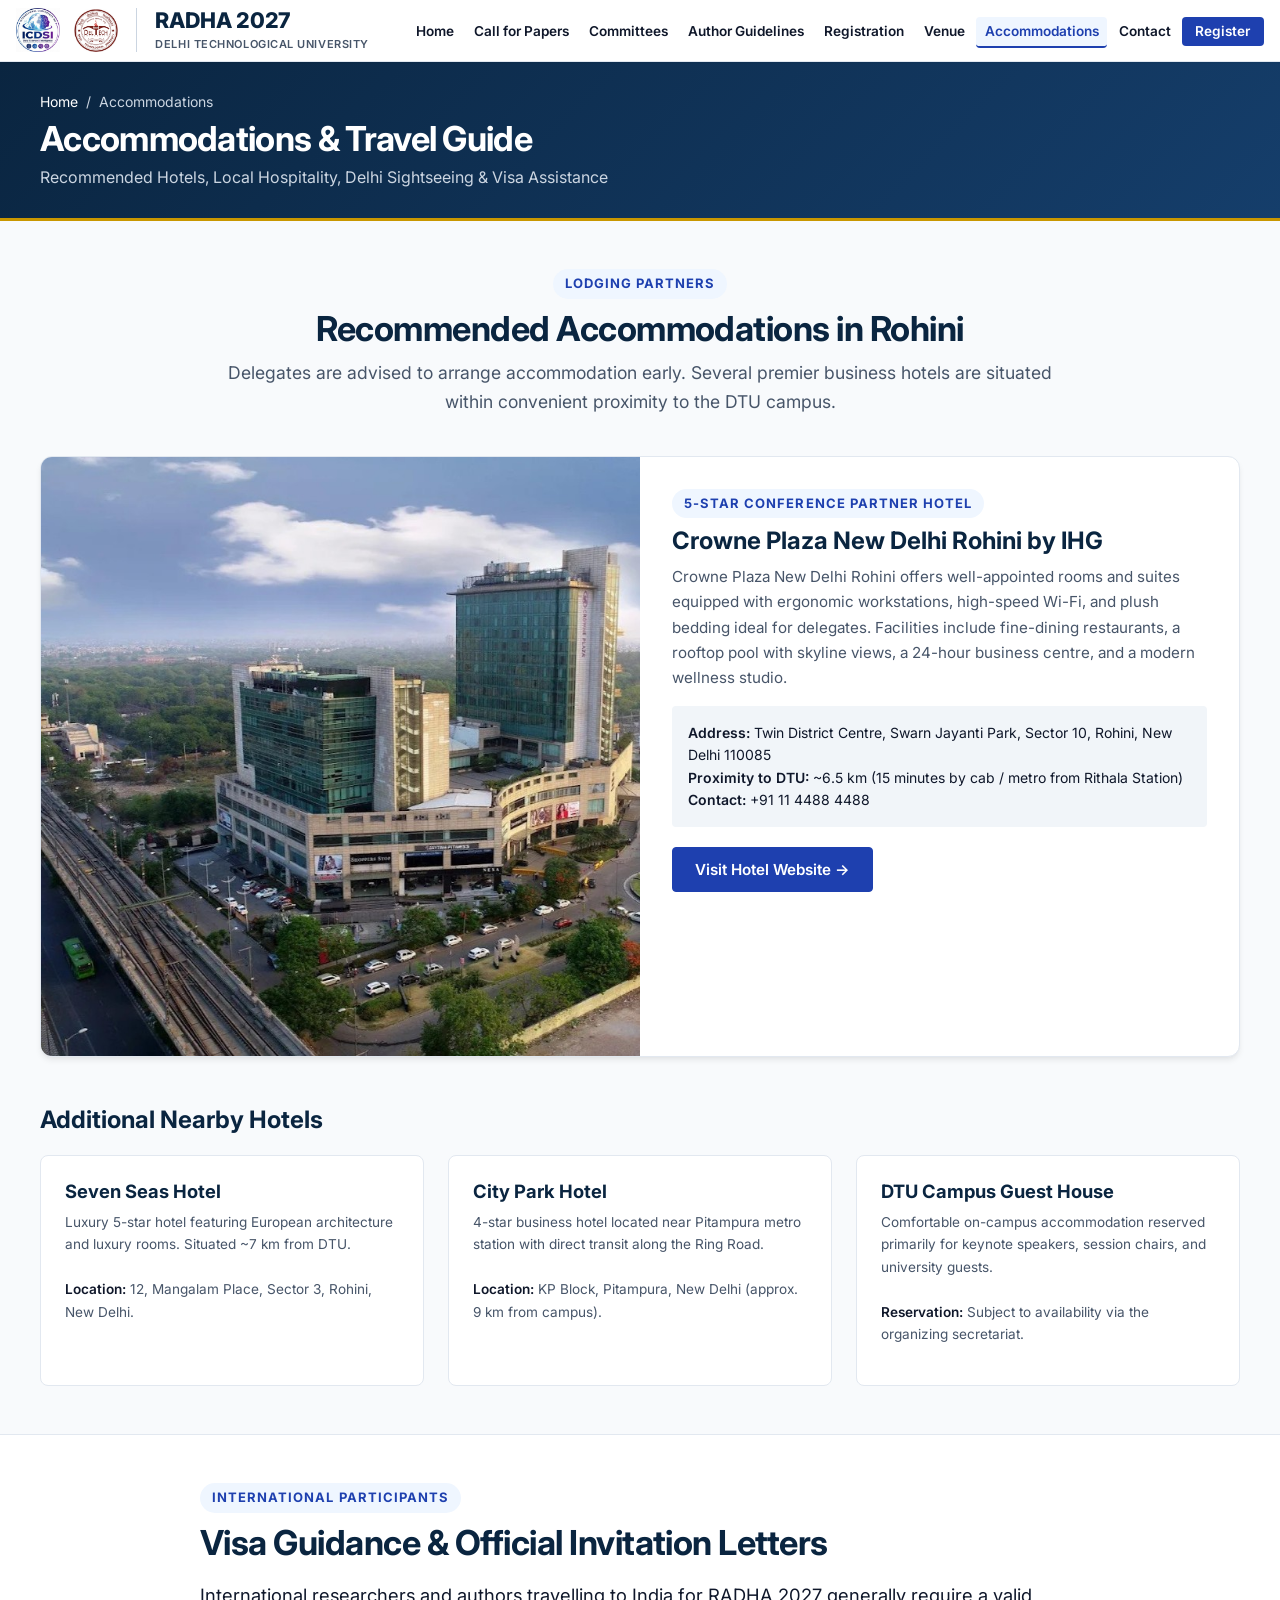
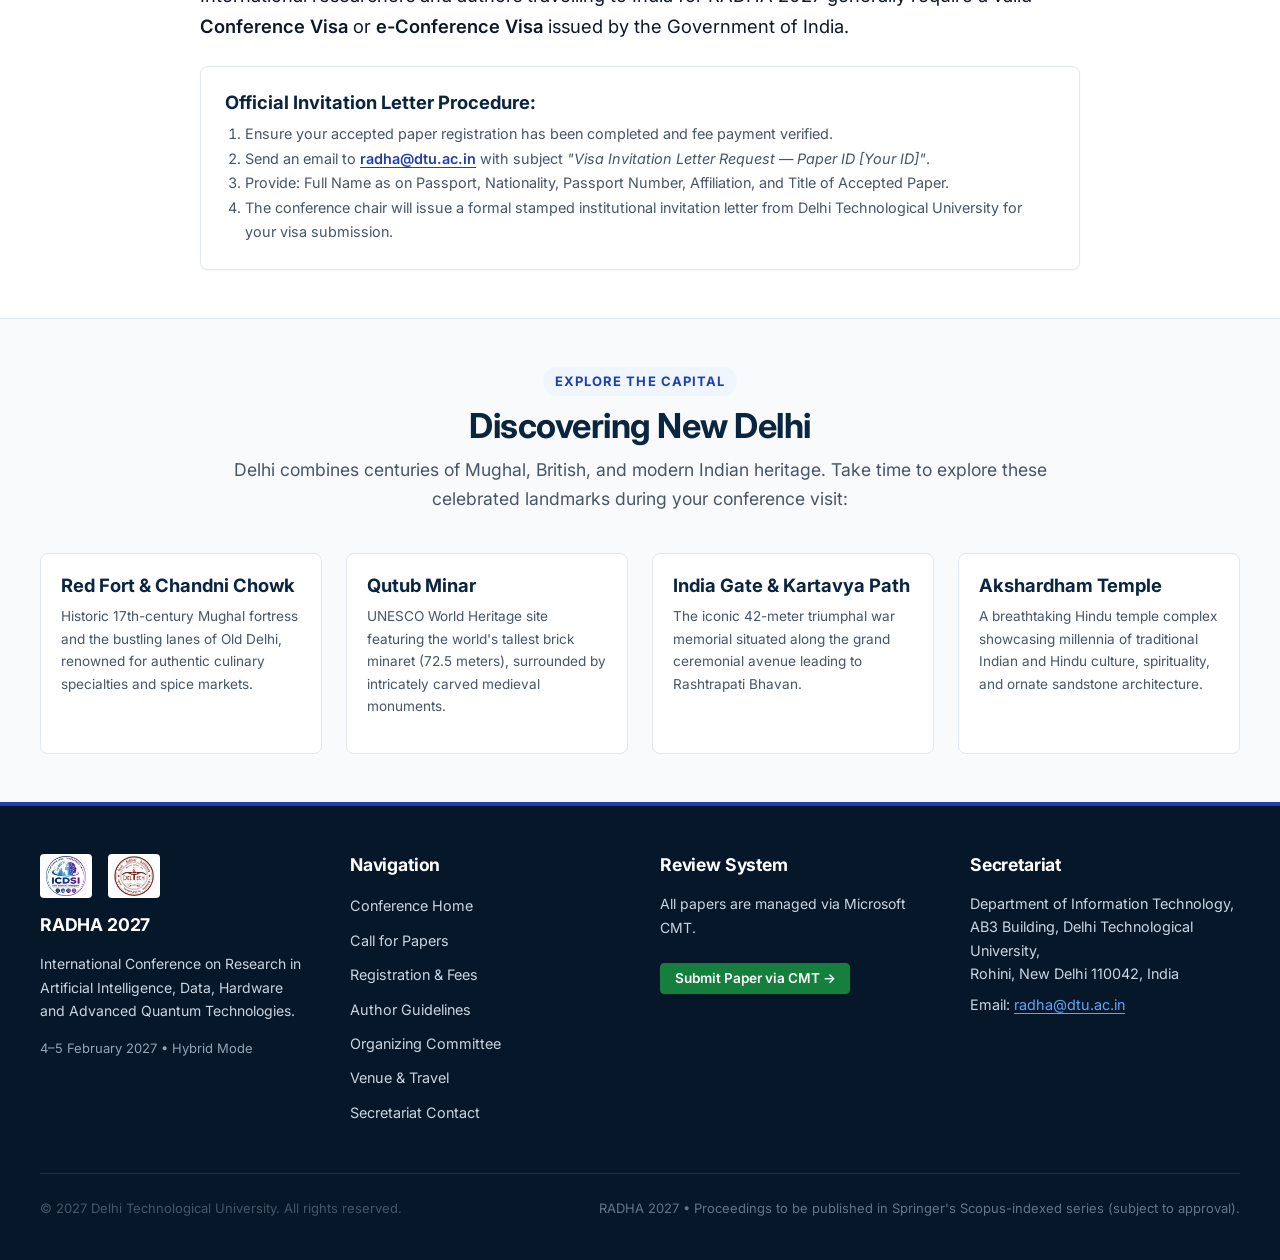
<file: others.html>
<!DOCTYPE html>
<html lang="en">
<head>
  <meta charset="UTF-8">
  <meta name="viewport" content="width=device-width, initial-scale=1.0">
  <title>Accommodations &amp; Delegate Information — RADHA 2027 | DTU</title>
  <meta name="description" content="Accommodations, partner hotels, Delhi tourism attractions, and visa guidance for delegates attending RADHA 2027 at Delhi Technological University.">
  <link rel="stylesheet" href="css/styles.css">
  <link rel="icon" type="image/jpeg" href="assets/images/logo.jpg">
  <!-- Google Fonts: Inter -->
  <link rel="preconnect" href="https://fonts.googleapis.com">
  <link rel="preconnect" href="https://fonts.gstatic.com" crossorigin>
  <link href="https://fonts.googleapis.com/css2?family=Inter:wght@400;500;600;700;800;900&display=swap" rel="stylesheet">
</head>
<body>
  <a href="#main-content" class="skip-link">Skip to main content</a>

  <!-- Site Header -->
  <header class="site-header">
    <div class="container header-main">
      <a href="index.html" class="brand-wrapper" aria-label="RADHA 2027 Home">
        <div class="brand-logos">
          <img src="assets/images/logo.jpg" alt="RADHA Logo" class="brand-logo-img">
          <img src="assets/images/dtulogo.jpg" alt="DTU Logo" class="brand-logo-img">
        </div>
        <div class="brand-text">
          <span class="brand-title">RADHA 2027</span>
          <span class="brand-subtitle">Delhi Technological University</span>
        </div>
      </a>

      <button class="mobile-nav-toggle" aria-expanded="false" aria-controls="primary-nav-menu" aria-label="Toggle navigation menu">
        <svg width="24" height="24" viewBox="0 0 24 24" fill="none" stroke="currentColor" stroke-width="2" stroke-linecap="round" stroke-linejoin="round" aria-hidden="true">
          <line x1="3" y1="12" x2="21" y2="12"></line>
          <line x1="3" y1="6" x2="21" y2="6"></line>
          <line x1="3" y1="18" x2="21" y2="18"></line>
        </svg>
      </button>

      <nav id="primary-nav-menu" aria-label="Main Navigation">
        <ul class="nav-menu">
          <li><a href="index.html" class="nav-link">Home</a></li>
          <li><a href="call-for-papers.html" class="nav-link">Call for Papers</a></li>
          <li><a href="committees.html" class="nav-link">Committees</a></li>
          <li><a href="author-guidelines.html" class="nav-link">Author Guidelines</a></li>
          <li><a href="registration.html" class="nav-link">Registration</a></li>
          <li><a href="venue.html" class="nav-link">Venue</a></li>
          <li><a href="others.html" class="nav-link active" aria-current="page">Accommodations</a></li>
          <li><a href="contact.html" class="nav-link">Contact</a></li>
          <li><a href="registration.html" class="nav-cta">Register</a></li>
        </ul>
      </nav>
    </div>
  </header>

  <!-- Banner -->
  <div class="page-title-banner">
    <div class="container">
      <nav class="breadcrumb" aria-label="Breadcrumb">
        <a href="index.html">Home</a>
        <span>/</span>
        <span aria-current="page">Accommodations</span>
      </nav>
      <h1>Accommodations &amp; Travel Guide</h1>
      <p style="color: #cbd5e1; margin-bottom: 0;">Recommended Hotels, Local Hospitality, Delhi Sightseeing &amp; Visa Assistance</p>
    </div>
  </div>

  <main id="main-content">
    
    <!-- Recommended Accommodation Section -->
    <section class="section">
      <div class="container">
        <div class="section-header">
          <span class="section-tag">Lodging Partners</span>
          <h2>Recommended Accommodations in Rohini</h2>
          <p>Delegates are advised to arrange accommodation early. Several premier business hotels are situated within convenient proximity to the DTU campus.</p>
        </div>

        <!-- Featured Hotel Card -->
        <div style="background: var(--surface); border: 1px solid var(--border-light); border-radius: var(--radius-lg); overflow: hidden; box-shadow: var(--shadow-md); margin-bottom: 3rem;">
          <div style="display: grid; grid-template-columns: repeat(auto-fit, minmax(320px, 1fr));">
            <div style="height: 100%; min-height: 280px; overflow: hidden;">
              <img src="assets/images/crowneplaza.jpg" alt="Crowne Plaza New Delhi Rohini Luxury Hotel" style="width: 100%; height: 100%; object-fit: cover;">
            </div>
            <div style="padding: 2rem;">
              <span class="section-tag" style="margin-bottom: 0.5rem;">5-Star Conference Partner Hotel</span>
              <h3 style="color: var(--primary); font-size: 1.5rem; margin-bottom: 0.5rem;">Crowne Plaza New Delhi Rohini by IHG</h3>
              <p style="font-size: 0.95rem; color: var(--text-muted); margin-bottom: 1rem;">
                Crowne Plaza New Delhi Rohini offers well-appointed rooms and suites equipped with ergonomic workstations, high-speed Wi-Fi, and plush bedding ideal for delegates. Facilities include fine-dining restaurants, a rooftop pool with skyline views, a 24-hour business centre, and a modern wellness studio.
              </p>
              <div style="background: var(--surface-alt); padding: 1rem; border-radius: var(--radius-sm); font-size: 0.875rem; line-height: 1.6; margin-bottom: 1.25rem;">
                <strong>Address:</strong> Twin District Centre, Swarn Jayanti Park, Sector 10, Rohini, New Delhi 110085<br>
                <strong>Proximity to DTU:</strong> ~6.5 km (15 minutes by cab / metro from Rithala Station)<br>
                <strong>Contact:</strong> +91 11 4488 4488
              </div>
              <a href="https://www.ihg.com/crowneplaza/hotels/us/en/new-delhi/delrh/hoteldetail" target="_blank" rel="noopener noreferrer" class="btn btn-primary">
                Visit Hotel Website &rarr;
              </a>
            </div>
          </div>
        </div>

        <!-- Additional Hotel Options -->
        <h3 style="color: var(--primary); margin-bottom: 1.25rem;">Additional Nearby Hotels</h3>
        <div style="display: grid; grid-template-columns: repeat(auto-fit, minmax(280px, 1fr)); gap: 1.5rem;">
          
          <div style="background: var(--surface); border: 1px solid var(--border-light); border-radius: var(--radius-md); padding: 1.5rem;">
            <h4 style="color: var(--primary);">Seven Seas Hotel</h4>
            <p style="font-size: 0.85rem; color: var(--text-muted);">
              Luxury 5-star hotel featuring European architecture and luxury rooms. Situated ~7 km from DTU.<br><br>
              <strong>Location:</strong> 12, Mangalam Place, Sector 3, Rohini, New Delhi.
            </p>
          </div>

          <div style="background: var(--surface); border: 1px solid var(--border-light); border-radius: var(--radius-md); padding: 1.5rem;">
            <h4 style="color: var(--primary);">City Park Hotel</h4>
            <p style="font-size: 0.85rem; color: var(--text-muted);">
              4-star business hotel located near Pitampura metro station with direct transit along the Ring Road.<br><br>
              <strong>Location:</strong> KP Block, Pitampura, New Delhi (approx. 9 km from campus).
            </p>
          </div>

          <div style="background: var(--surface); border: 1px solid var(--border-light); border-radius: var(--radius-md); padding: 1.5rem;">
            <h4 style="color: var(--primary);">DTU Campus Guest House</h4>
            <p style="font-size: 0.85rem; color: var(--text-muted);">
              Comfortable on-campus accommodation reserved primarily for keynote speakers, session chairs, and university guests.<br><br>
              <strong>Reservation:</strong> Subject to availability via the organizing secretariat.
            </p>
          </div>

        </div>

      </div>
    </section>

    <!-- Visa & International Delegate Assistance -->
    <section class="section section-alt" id="visa-assistance">
      <div class="container" style="max-width: 58rem;">
        <span class="section-tag">International Participants</span>
        <h2>Visa Guidance &amp; Official Invitation Letters</h2>
        <p class="lead">
          International researchers and authors travelling to India for RADHA 2027 generally require a valid <strong>Conference Visa</strong> or <strong>e-Conference Visa</strong> issued by the Government of India.
        </p>

        <div style="background: var(--surface); border: 1px solid var(--border-light); border-radius: var(--radius-md); padding: 1.5rem; margin-top: 1.5rem; box-shadow: var(--shadow-sm);">
          <h4 style="color: var(--primary); margin-bottom: 0.5rem;">Official Invitation Letter Procedure:</h4>
          <ol style="padding-left: 1.25rem; font-size: 0.9rem; color: var(--text-muted); line-height: 1.7;">
            <li>Ensure your accepted paper registration has been completed and fee payment verified.</li>
            <li>Send an email to <a href="mailto:radha@dtu.ac.in" style="font-weight: 600;">radha@dtu.ac.in</a> with subject <em>"Visa Invitation Letter Request — Paper ID [Your ID]"</em>.</li>
            <li>Provide: Full Name as on Passport, Nationality, Passport Number, Affiliation, and Title of Accepted Paper.</li>
            <li>The conference chair will issue a formal stamped institutional invitation letter from Delhi Technological University for your visa submission.</li>
          </ol>
        </div>
      </div>
    </section>

    <!-- Exploring New Delhi -->
    <section class="section" id="delhi-tourism">
      <div class="container">
        <div class="section-header">
          <span class="section-tag">Explore The Capital</span>
          <h2>Discovering New Delhi</h2>
          <p>Delhi combines centuries of Mughal, British, and modern Indian heritage. Take time to explore these celebrated landmarks during your conference visit:</p>
        </div>

        <div style="display: grid; grid-template-columns: repeat(auto-fit, minmax(260px, 1fr)); gap: 1.5rem;">
          <div style="background: var(--surface); border: 1px solid var(--border-light); border-radius: var(--radius-md); padding: 1.25rem;">
            <h4 style="color: var(--primary);">Red Fort &amp; Chandni Chowk</h4>
            <p style="font-size: 0.85rem; color: var(--text-muted);">
              Historic 17th-century Mughal fortress and the bustling lanes of Old Delhi, renowned for authentic culinary specialties and spice markets.
            </p>
          </div>

          <div style="background: var(--surface); border: 1px solid var(--border-light); border-radius: var(--radius-md); padding: 1.25rem;">
            <h4 style="color: var(--primary);">Qutub Minar</h4>
            <p style="font-size: 0.85rem; color: var(--text-muted);">
              UNESCO World Heritage site featuring the world's tallest brick minaret (72.5 meters), surrounded by intricately carved medieval monuments.
            </p>
          </div>

          <div style="background: var(--surface); border: 1px solid var(--border-light); border-radius: var(--radius-md); padding: 1.25rem;">
            <h4 style="color: var(--primary);">India Gate &amp; Kartavya Path</h4>
            <p style="font-size: 0.85rem; color: var(--text-muted);">
              The iconic 42-meter triumphal war memorial situated along the grand ceremonial avenue leading to Rashtrapati Bhavan.
            </p>
          </div>

          <div style="background: var(--surface); border: 1px solid var(--border-light); border-radius: var(--radius-md); padding: 1.25rem;">
            <h4 style="color: var(--primary);">Akshardham Temple</h4>
            <p style="font-size: 0.85rem; color: var(--text-muted);">
              A breathtaking Hindu temple complex showcasing millennia of traditional Indian and Hindu culture, spirituality, and ornate sandstone architecture.
            </p>
          </div>
        </div>
      </div>
    </section>

  </main>

  <!-- Site Footer -->
  <footer class="site-footer">
    <div class="container">
      <div class="footer-grid">
        <div class="footer-col">
          <div class="footer-logos" style="margin-bottom: 1rem;">
            <img src="assets/images/logo.jpg" alt="RADHA Logo">
            <img src="assets/images/dtulogo.jpg" alt="DTU Logo">
          </div>
          <h4>RADHA 2027</h4>
          <p style="font-size: 0.875rem; color: #cbd5e1;">
            International Conference on Research in Artificial Intelligence, Data, Hardware and Advanced Quantum Technologies.
          </p>
          <p style="font-size: 0.8125rem; color: #94a3b8;">
            4–5 February 2027 &bull; Hybrid Mode
          </p>
        </div>

        <div class="footer-col">
          <h4>Navigation</h4>
          <ul class="footer-links">
            <li><a href="index.html">Conference Home</a></li>
            <li><a href="call-for-papers.html">Call for Papers</a></li>
            <li><a href="registration.html">Registration &amp; Fees</a></li>
            <li><a href="author-guidelines.html">Author Guidelines</a></li>
            <li><a href="committees.html">Organizing Committee</a></li>
            <li><a href="venue.html">Venue &amp; Travel</a></li>
            <li><a href="contact.html">Secretariat Contact</a></li>
          </ul>
        </div>

        <div class="footer-col">
          <h4>Review System</h4>
          <p style="font-size: 0.875rem; color: #cbd5e1;">
            All papers are managed via Microsoft CMT.
          </p>
          <a href="https://cmt3.research.microsoft.com/ICDSI2027" target="_blank" rel="noopener noreferrer" class="btn btn-sm btn-success" style="margin-top: 0.5rem;">
            Submit Paper via CMT &rarr;
          </a>
        </div>

        <div class="footer-col">
          <h4>Secretariat</h4>
          <div class="footer-contact-info">
            <p style="margin-bottom: 0.5rem; color: #cbd5e1;">
              Department of Information Technology,<br>
              AB3 Building, Delhi Technological University,<br>
              Rohini, New Delhi 110042, India
            </p>
            <p style="color: #cbd5e1; margin-bottom: 0;">
              Email: <a href="mailto:radha@dtu.ac.in" style="color: #60a5fa;">radha@dtu.ac.in</a>
            </p>
          </div>
        </div>
      </div>

      <div class="footer-bottom">
        <p>&copy; 2027 Delhi Technological University. All rights reserved.</p>
        <p style="color: #64748b;">RADHA 2027 &bull; Proceedings to be published in Springer's Scopus-indexed series (subject to approval).</p>
      </div>
    </div>
  </footer>

  <script src="js/main.js"></script>
</body>
</html>
</file>
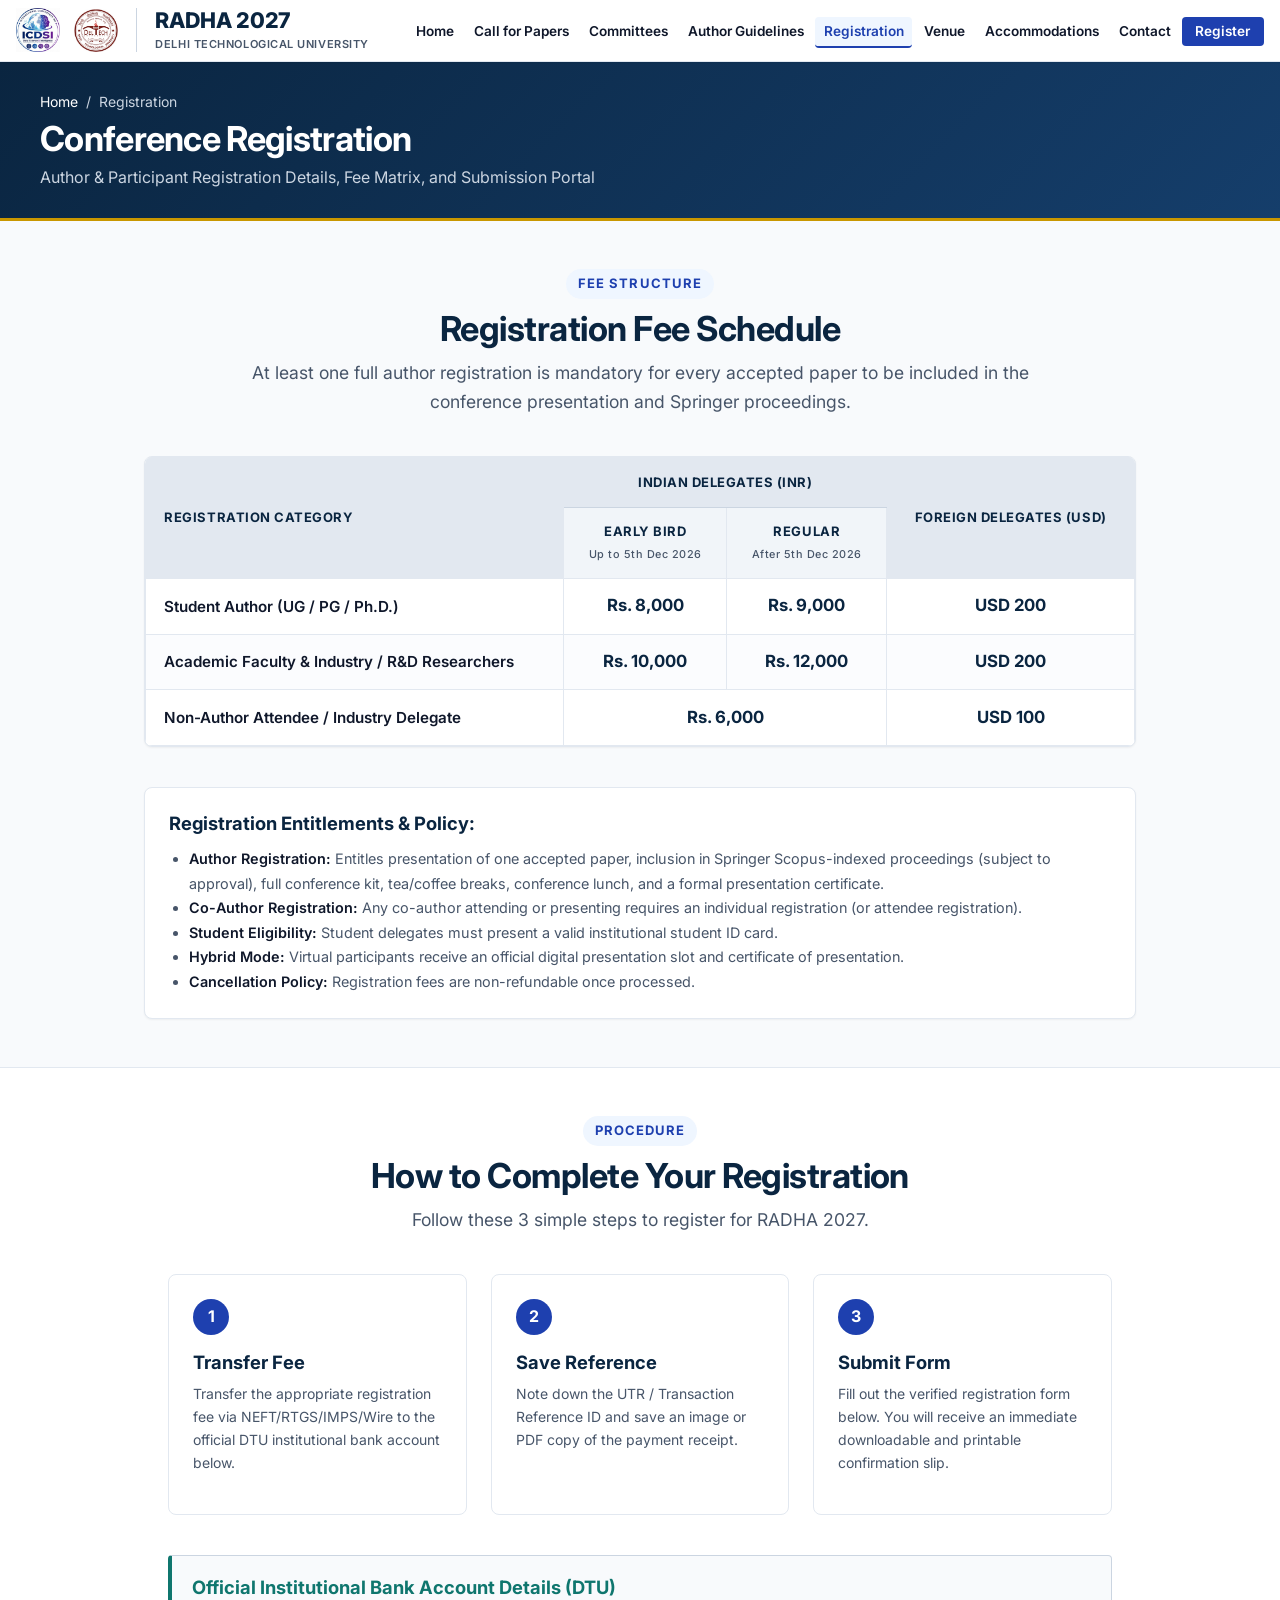
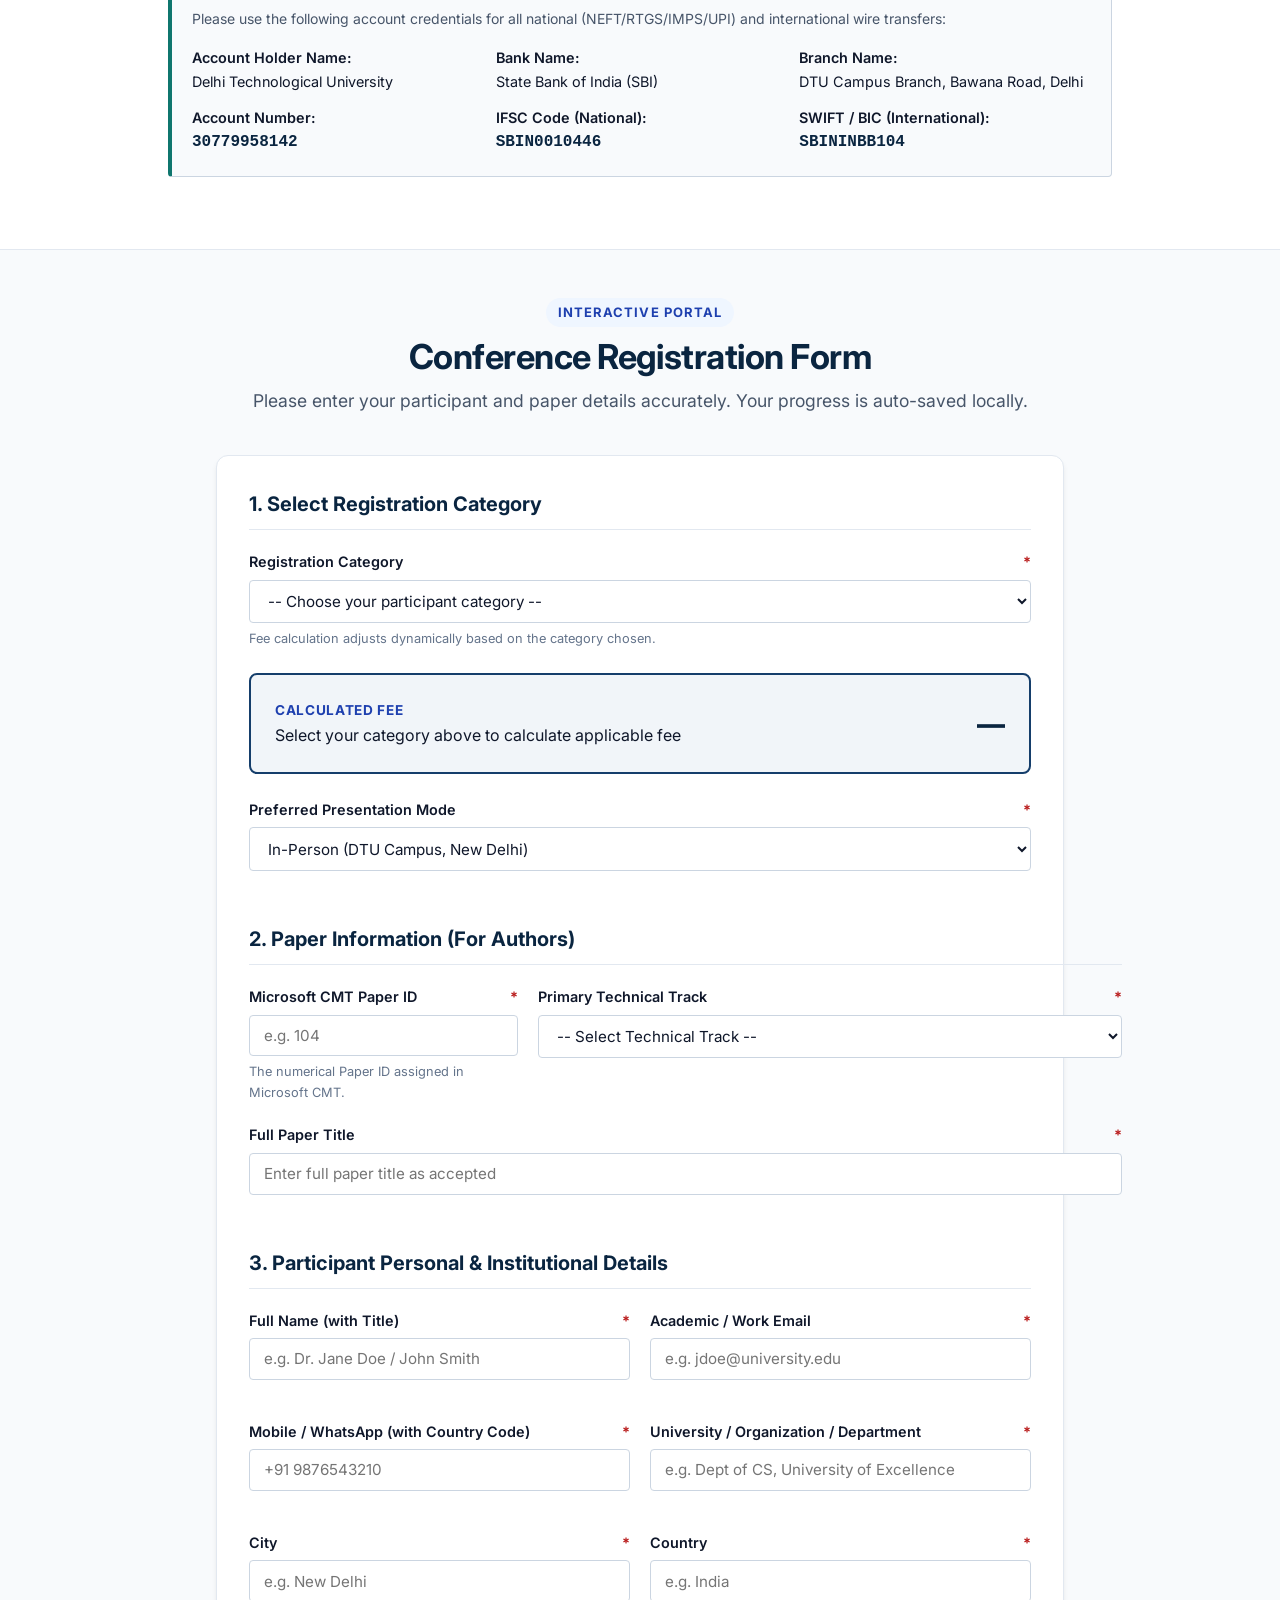
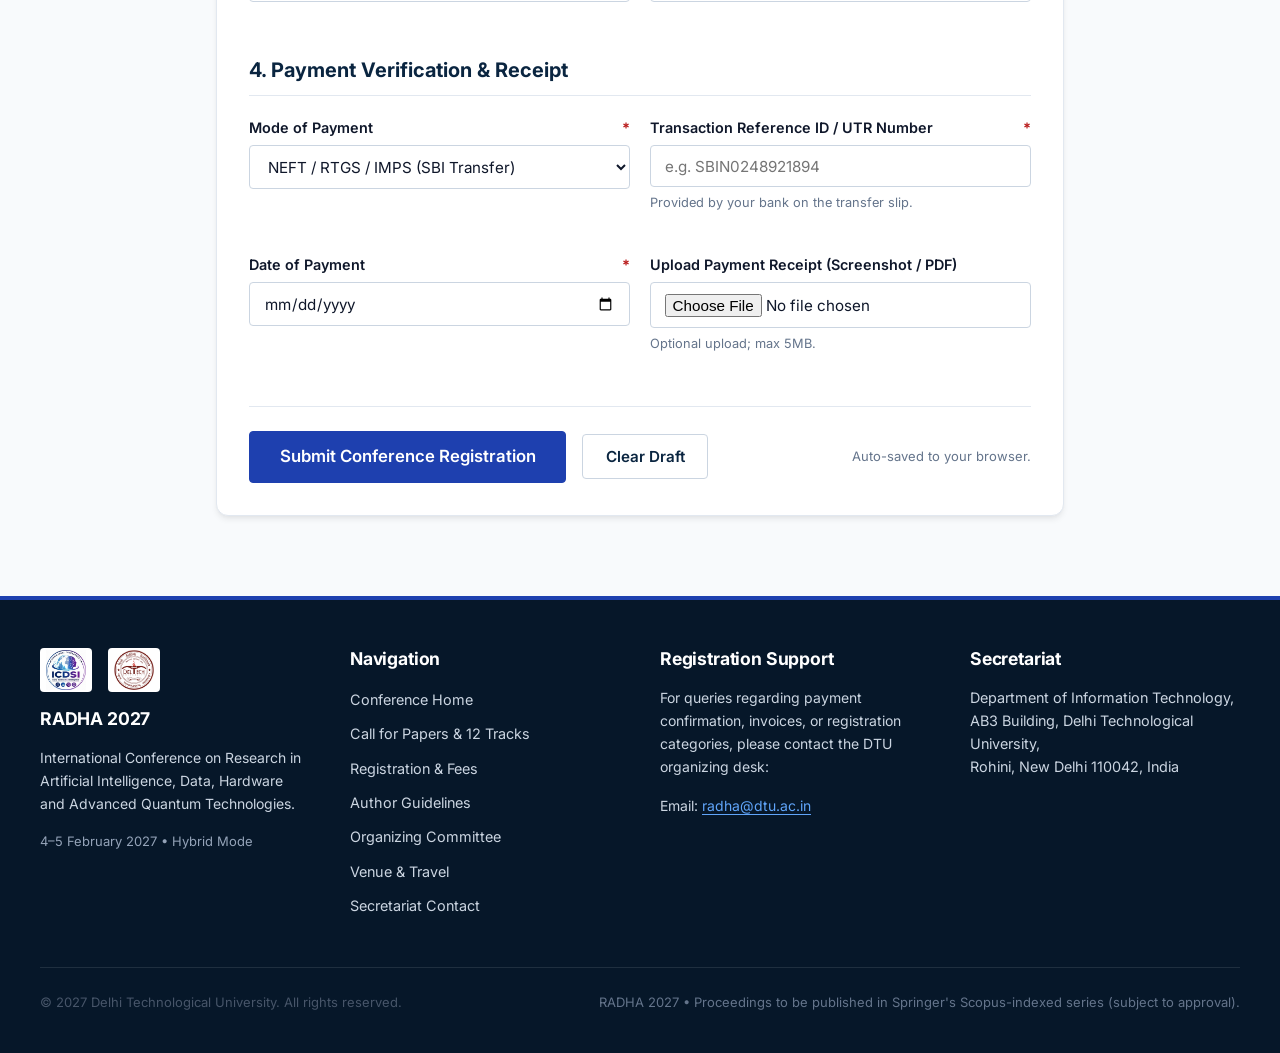
<file: registration.html>
<!DOCTYPE html>
<html lang="en">
<head>
  <meta charset="UTF-8">
  <meta name="viewport" content="width=device-width, initial-scale=1.0">
  <title>Conference Registration &amp; Fee Details — RADHA 2027</title>
  <meta name="description" content="Registration details, fee structure, and interactive online registration portal for RADHA 2027 at Delhi Technological University. Secure, verified submission with printable receipt.">
  <link rel="stylesheet" href="css/styles.css">
  <link rel="icon" type="image/jpeg" href="assets/images/logo.jpg">
  <!-- Google Fonts: Inter -->
  <link rel="preconnect" href="https://fonts.googleapis.com">
  <link rel="preconnect" href="https://fonts.gstatic.com" crossorigin>
  <link href="https://fonts.googleapis.com/css2?family=Inter:wght@400;500;600;700;800;900&display=swap" rel="stylesheet">
</head>
<body>
  <!-- Accessible Skip Link -->
  <a href="#main-content" class="skip-link">Skip to main content</a>

  <!-- Site Header -->
  <header class="site-header">
    <div class="container header-main">
      <a href="index.html" class="brand-wrapper" aria-label="RADHA 2027 Home">
        <div class="brand-logos">
          <img src="assets/images/logo.jpg" alt="RADHA Logo" class="brand-logo-img">
          <img src="assets/images/dtulogo.jpg" alt="DTU Logo" class="brand-logo-img">
        </div>
        <div class="brand-text">
          <span class="brand-title">RADHA 2027</span>
          <span class="brand-subtitle">Delhi Technological University</span>
        </div>
      </a>

      <button class="mobile-nav-toggle" aria-expanded="false" aria-controls="primary-nav-menu" aria-label="Toggle navigation menu">
        <svg width="24" height="24" viewBox="0 0 24 24" fill="none" stroke="currentColor" stroke-width="2" stroke-linecap="round" stroke-linejoin="round" aria-hidden="true">
          <line x1="3" y1="12" x2="21" y2="12"></line>
          <line x1="3" y1="6" x2="21" y2="6"></line>
          <line x1="3" y1="18" x2="21" y2="18"></line>
        </svg>
      </button>

      <nav id="primary-nav-menu" aria-label="Main Navigation">
        <ul class="nav-menu">
          <li><a href="index.html" class="nav-link">Home</a></li>
          <li><a href="call-for-papers.html" class="nav-link">Call for Papers</a></li>
          <li><a href="committees.html" class="nav-link">Committees</a></li>
          <li><a href="author-guidelines.html" class="nav-link">Author Guidelines</a></li>
          <li><a href="registration.html" class="nav-link active" aria-current="page">Registration</a></li>
          <li><a href="venue.html" class="nav-link">Venue</a></li>
          <li><a href="others.html" class="nav-link">Accommodations</a></li>
          <li><a href="contact.html" class="nav-link">Contact</a></li>
          <li><a href="registration.html" class="nav-cta">Register</a></li>
        </ul>
      </nav>
    </div>
  </header>

  <!-- Page Title Banner -->
  <div class="page-title-banner">
    <div class="container">
      <nav class="breadcrumb" aria-label="Breadcrumb">
        <a href="index.html">Home</a>
        <span>/</span>
        <span aria-current="page">Registration</span>
      </nav>
      <h1>Conference Registration</h1>
      <p style="color: #cbd5e1; margin-bottom: 0;">Author &amp; Participant Registration Details, Fee Matrix, and Submission Portal</p>
    </div>
  </div>

  <main id="main-content">
    
    <!-- Registration Fees Section -->
    <section class="section">
      <div class="container">
        <div class="section-header">
          <span class="section-tag">Fee Structure</span>
          <h2>Registration Fee Schedule</h2>
          <p>At least one full author registration is mandatory for every accepted paper to be included in the conference presentation and Springer proceedings.</p>
        </div>

        <div class="table-responsive-wrapper" style="max-width: 62rem; margin: 0 auto 2.5rem auto;">
          <table class="academic-table" aria-label="Registration Fee Table">
            <thead>
              <tr>
                <th scope="col" rowspan="2" style="vertical-align: middle;">Registration Category</th>
                <th scope="col" colspan="2" class="text-center" style="border-bottom: 1px solid var(--border-medium);">Indian Delegates (INR)</th>
                <th scope="col" rowspan="2" class="text-center" style="vertical-align: middle;">Foreign Delegates (USD)</th>
              </tr>
              <tr>
                <th scope="col" class="text-center">
                  Early Bird<br>
                  <small style="font-weight: 500; text-transform: none; color: var(--text-muted);">Up to 5th Dec 2026</small>
                </th>
                <th scope="col" class="text-center">
                  Regular<br>
                  <small style="font-weight: 500; text-transform: none; color: var(--text-muted);">After 5th Dec 2026</small>
                </th>
              </tr>
            </thead>
            <tbody>
              <tr>
                <td><strong>Student Author (UG / PG / Ph.D.)</strong></td>
                <td class="text-center price-tag">Rs. 8,000</td>
                <td class="text-center price-tag">Rs. 9,000</td>
                <td class="text-center price-tag">USD 200</td>
              </tr>
              <tr>
                <td><strong>Academic Faculty &amp; Industry / R&amp;D Researchers</strong></td>
                <td class="text-center price-tag">Rs. 10,000</td>
                <td class="text-center price-tag">Rs. 12,000</td>
                <td class="text-center price-tag">USD 200</td>
              </tr>
              <tr>
                <td><strong>Non-Author Attendee / Industry Delegate</strong></td>
                <td class="text-center price-tag" colspan="2">Rs. 6,000</td>
                <td class="text-center price-tag">USD 100</td>
              </tr>
            </tbody>
          </table>
        </div>

        <div style="background-color: var(--surface); border: 1px solid var(--border-light); border-radius: var(--radius-md); padding: 1.5rem; max-width: 62rem; margin: 0 auto; box-shadow: var(--shadow-sm);">
          <h4 style="color: var(--primary); margin-bottom: 0.75rem;">Registration Entitlements &amp; Policy:</h4>
          <ul style="padding-left: 1.25rem; font-size: 0.9rem; color: var(--text-muted); line-height: 1.7;">
            <li><strong>Author Registration:</strong> Entitles presentation of one accepted paper, inclusion in Springer Scopus-indexed proceedings (subject to approval), full conference kit, tea/coffee breaks, conference lunch, and a formal presentation certificate.</li>
            <li><strong>Co-Author Registration:</strong> Any co-author attending or presenting requires an individual registration (or attendee registration).</li>
            <li><strong>Student Eligibility:</strong> Student delegates must present a valid institutional student ID card.</li>
            <li><strong>Hybrid Mode:</strong> Virtual participants receive an official digital presentation slot and certificate of presentation.</li>
            <li><strong>Cancellation Policy:</strong> Registration fees are non-refundable once processed.</li>
          </ul>
        </div>
      </div>
    </section>

    <!-- Registration Steps & Payment Info -->
    <section class="section section-alt" id="payment-guide">
      <div class="container" style="max-width: 62rem;">
        <div class="section-header">
          <span class="section-tag">Procedure</span>
          <h2>How to Complete Your Registration</h2>
          <p>Follow these 3 simple steps to register for RADHA 2027.</p>
        </div>

        <div style="display: grid; grid-template-columns: repeat(auto-fit, minmax(260px, 1fr)); gap: 1.5rem; margin-bottom: 2.5rem;">
          <div style="background: var(--surface); border: 1px solid var(--border-light); border-radius: var(--radius-md); padding: 1.5rem;">
            <div style="width: 36px; height: 36px; background: var(--accent); color: #fff; border-radius: 50%; display: flex; align-items: center; justify-content: center; font-weight: bold; margin-bottom: 1rem;">1</div>
            <h4 style="color: var(--primary);">Transfer Fee</h4>
            <p style="font-size: 0.875rem;">Transfer the appropriate registration fee via NEFT/RTGS/IMPS/Wire to the official DTU institutional bank account below.</p>
          </div>

          <div style="background: var(--surface); border: 1px solid var(--border-light); border-radius: var(--radius-md); padding: 1.5rem;">
            <div style="width: 36px; height: 36px; background: var(--accent); color: #fff; border-radius: 50%; display: flex; align-items: center; justify-content: center; font-weight: bold; margin-bottom: 1rem;">2</div>
            <h4 style="color: var(--primary);">Save Reference</h4>
            <p style="font-size: 0.875rem;">Note down the UTR / Transaction Reference ID and save an image or PDF copy of the payment receipt.</p>
          </div>

          <div style="background: var(--surface); border: 1px solid var(--border-light); border-radius: var(--radius-md); padding: 1.5rem;">
            <div style="width: 36px; height: 36px; background: var(--accent); color: #fff; border-radius: 50%; display: flex; align-items: center; justify-content: center; font-weight: bold; margin-bottom: 1rem;">3</div>
            <h4 style="color: var(--primary);">Submit Form</h4>
            <p style="font-size: 0.875rem;">Fill out the verified registration form below. You will receive an immediate downloadable and printable confirmation slip.</p>
          </div>
        </div>

        <!-- Bank Account Card -->
        <div class="bank-details-card">
          <h4>Official Institutional Bank Account Details (DTU)</h4>
          <p style="font-size: 0.875rem; margin-bottom: 1rem; color: var(--text-muted);">
            Please use the following account credentials for all national (NEFT/RTGS/IMPS/UPI) and international wire transfers:
          </p>
          <div class="bank-grid">
            <div>
              <strong>Account Holder Name:</strong><br>
              Delhi Technological University
            </div>
            <div>
              <strong>Bank Name:</strong><br>
              State Bank of India (SBI)
            </div>
            <div>
              <strong>Branch Name:</strong><br>
              DTU Campus Branch, Bawana Road, Delhi
            </div>
            <div>
              <strong>Account Number:</strong><br>
              <span style="font-family: monospace; font-size: 1rem; font-weight: bold; color: var(--primary);">30779958142</span>
            </div>
            <div>
              <strong>IFSC Code (National):</strong><br>
              <span style="font-family: monospace; font-size: 1rem; font-weight: bold; color: var(--primary);">SBIN0010446</span>
            </div>
            <div>
              <strong>SWIFT / BIC (International):</strong><br>
              <span style="font-family: monospace; font-size: 1rem; font-weight: bold; color: var(--primary);">SBININBB104</span>
            </div>
          </div>
        </div>
      </div>
    </section>

    <!-- Registration Form Section -->
    <section class="section" id="registration-form-section">
      <div class="container" style="max-width: 56rem;">
        <div class="section-header">
          <span class="section-tag">Interactive Portal</span>
          <h2>Conference Registration Form</h2>
          <p>Please enter your participant and paper details accurately. Your progress is auto-saved locally.</p>
        </div>

        <!-- Accessible Error Summary Banner -->
        <div id="error-summary" class="error-summary-banner" role="alert" tabindex="-1" aria-labelledby="error-summary-heading">
          <h3 id="error-summary-heading" class="error-summary-title">There is a problem with your submission</h3>
          <ul id="error-summary-list" class="error-summary-list"></ul>
        </div>

        <!-- Registration Form Card -->
        <div class="form-card">
          <form id="registration-form" novalidate>
            
            <!-- Step 1: Category & Live Fee -->
            <fieldset class="form-fieldset">
              <legend class="form-legend">1. Select Registration Category</legend>
              
              <div class="form-group full-width">
                <label for="reg-category" class="form-label">
                  Registration Category <span class="required-indicator" aria-hidden="true">*</span>
                </label>
                <select id="reg-category" name="regCategory" class="form-control" required aria-describedby="reg-category-hint">
                  <option value="">-- Choose your participant category --</option>
                  <optgroup label="Student Authors (UG / PG / Ph.D.)">
                    <option value="student-indian-early">Student (UG/PG) — Indian Author (Early Bird up to 5th Dec 2026) — Rs. 8,000</option>
                    <option value="student-indian-regular">Student (UG/PG) — Indian Author (Regular after 5th Dec 2026) — Rs. 9,000</option>
                    <option value="student-foreign">Student (UG/PG) — Foreign Author — USD 200</option>
                  </optgroup>
                  <optgroup label="Academic Researchers & Faculty">
                    <option value="researcher-indian-early">Faculty / Ph.D. / R&amp;D — Indian Author (Early Bird up to 5th Dec 2026) — Rs. 10,000</option>
                    <option value="researcher-indian-regular">Faculty / Ph.D. / R&amp;D — Indian Author (Regular after 5th Dec 2026) — Rs. 12,000</option>
                    <option value="researcher-foreign">Faculty / Ph.D. / R&amp;D — Foreign Author — USD 200</option>
                  </optgroup>
                  <optgroup label="Non-Author Attendees">
                    <option value="attendee-indian">Attendee / Delegate (Non-Author) — Indian — Rs. 6,000</option>
                    <option value="attendee-foreign">Attendee / Delegate (Non-Author) — Foreign — USD 100</option>
                  </optgroup>
                </select>
                <span id="reg-category-hint" class="form-hint">Fee calculation adjusts dynamically based on the category chosen.</span>
                <span id="reg-category-error" class="field-error" role="alert"></span>
              </div>

              <!-- Live Calculated Fee Display Widget -->
              <div class="fee-summary-box" aria-live="polite">
                <div>
                  <div style="font-size: 0.85rem; font-weight: 700; text-transform: uppercase; color: var(--accent); letter-spacing: 0.05em;">Calculated Fee</div>
                  <div id="calc-fee-breakdown" class="fee-calc-text">Select your category above to calculate applicable fee</div>
                </div>
                <div id="calc-fee-amount" class="fee-calc-amount">—</div>
              </div>

              <div class="form-group">
                <label for="presentation-mode" class="form-label">
                  Preferred Presentation Mode <span class="required-indicator" aria-hidden="true">*</span>
                </label>
                <select id="presentation-mode" name="presentationMode" class="form-control" required>
                  <option value="In-Person at DTU Campus">In-Person (DTU Campus, New Delhi)</option>
                  <option value="Virtual / Online Presentation">Virtual / Online Presentation</option>
                </select>
              </div>
            </fieldset>

            <!-- Step 2: Paper Information -->
            <fieldset class="form-fieldset" id="author-specific-fields">
              <legend class="form-legend">2. Paper Information (For Authors)</legend>

              <div class="form-grid-2">
                <div class="form-group">
                  <label for="paper-id" class="form-label">
                    Microsoft CMT Paper ID <span class="required-indicator" aria-hidden="true">*</span>
                  </label>
                  <input type="text" id="paper-id" name="paperId" class="form-control" placeholder="e.g. 104" required aria-describedby="paper-id-hint">
                  <span id="paper-id-hint" class="form-hint">The numerical Paper ID assigned in Microsoft CMT.</span>
                  <span id="paper-id-error" class="field-error" role="alert"></span>
                </div>

                <div class="form-group">
                  <label for="paper-track" class="form-label">
                    Primary Technical Track <span class="required-indicator" aria-hidden="true">*</span>
                  </label>
                  <select id="paper-track" name="paperTrack" class="form-control" required>
                    <option value="">-- Select Technical Track --</option>
                    <option value="Track 1: AI, Machine Learning and Intelligent Systems">Track 1: AI, Machine Learning and Intelligent Systems</option>
                    <option value="Track 2: Data Science, Big Data and Advanced Analytics">Track 2: Data Science, Big Data and Advanced Analytics</option>
                    <option value="Track 3: Quantum Computing and Quantum Information Science">Track 3: Quantum Computing and Quantum Information Science</option>
                    <option value="Track 4: Quantum Communication, Sensing and Emerging Quantum Tech">Track 4: Quantum Communication, Sensing and Emerging Quantum Tech</option>
                    <option value="Track 5: Semiconductor Technologies, VLSI and Advanced Hardware">Track 5: Semiconductor Technologies, VLSI and Advanced Hardware</option>
                    <option value="Track 6: Advanced Computing Architectures and Distributed Systems">Track 6: Advanced Computing Architectures and Distributed Systems</option>
                    <option value="Track 7: Cybersecurity, Privacy and Post-Quantum Cryptography">Track 7: Cybersecurity, Privacy and Post-Quantum Cryptography</option>
                    <option value="Track 8: Communication Networks, IoT and Next-Generation Connectivity">Track 8: Communication Networks, IoT and Next-Generation Connectivity</option>
                    <option value="Track 9: Robotics, Automation and Cyber-Physical Systems">Track 9: Robotics, Automation and Cyber-Physical Systems</option>
                    <option value="Track 10: Software Engineering, Algorithms and Computational Foundations">Track 10: Software Engineering, Algorithms and Computational Foundations</option>
                    <option value="Track 11: Emerging Technologies and Interdisciplinary Engineering">Track 11: Emerging Technologies and Interdisciplinary Engineering</option>
                    <option value="Track 12: Sustainable, Human-Centric and Societal Applications">Track 12: Sustainable, Human-Centric and Societal Applications</option>
                  </select>
                  <span id="paper-track-error" class="field-error" role="alert"></span>
                </div>
              </div>

              <div class="form-group full-width">
                <label for="paper-title" class="form-label">
                  Full Paper Title <span class="required-indicator" aria-hidden="true">*</span>
                </label>
                <input type="text" id="paper-title" name="paperTitle" class="form-control" placeholder="Enter full paper title as accepted" required>
                <span id="paper-title-error" class="field-error" role="alert"></span>
              </div>
            </fieldset>

            <!-- Step 3: Participant Personal Details -->
            <fieldset class="form-fieldset">
              <legend class="form-legend">3. Participant Personal &amp; Institutional Details</legend>

              <div class="form-grid-2">
                <div class="form-group">
                  <label for="full-name" class="form-label">
                    Full Name (with Title) <span class="required-indicator" aria-hidden="true">*</span>
                  </label>
                  <input type="text" id="full-name" name="fullName" class="form-control" placeholder="e.g. Dr. Jane Doe / John Smith" autocomplete="name" required>
                  <span id="full-name-error" class="field-error" role="alert"></span>
                </div>

                <div class="form-group">
                  <label for="email" class="form-label">
                    Academic / Work Email <span class="required-indicator" aria-hidden="true">*</span>
                  </label>
                  <input type="email" id="email" name="email" class="form-control" placeholder="e.g. jdoe@university.edu" autocomplete="email" required>
                  <span id="email-error" class="field-error" role="alert"></span>
                </div>

                <div class="form-group">
                  <label for="phone" class="form-label">
                    Mobile / WhatsApp (with Country Code) <span class="required-indicator" aria-hidden="true">*</span>
                  </label>
                  <input type="tel" id="phone" name="phone" class="form-control" placeholder="+91 9876543210" autocomplete="tel" required>
                  <span id="phone-error" class="field-error" role="alert"></span>
                </div>

                <div class="form-group">
                  <label for="affiliation" class="form-label">
                    University / Organization / Department <span class="required-indicator" aria-hidden="true">*</span>
                  </label>
                  <input type="text" id="affiliation" name="affiliation" class="form-control" placeholder="e.g. Dept of CS, University of Excellence" autocomplete="organization" required>
                  <span id="affiliation-error" class="field-error" role="alert"></span>
                </div>

                <div class="form-group">
                  <label for="city" class="form-label">
                    City <span class="required-indicator" aria-hidden="true">*</span>
                  </label>
                  <input type="text" id="city" name="city" class="form-control" placeholder="e.g. New Delhi" required>
                  <span id="city-error" class="field-error" role="alert"></span>
                </div>

                <div class="form-group">
                  <label for="country" class="form-label">
                    Country <span class="required-indicator" aria-hidden="true">*</span>
                  </label>
                  <input type="text" id="country" name="country" class="form-control" placeholder="e.g. India" autocomplete="country-name" required>
                  <span id="country-error" class="field-error" role="alert"></span>
                </div>
              </div>
            </fieldset>

            <!-- Step 4: Payment Verification -->
            <fieldset class="form-fieldset">
              <legend class="form-legend">4. Payment Verification &amp; Receipt</legend>

              <div class="form-grid-2">
                <div class="form-group">
                  <label for="payment-mode" class="form-label">
                    Mode of Payment <span class="required-indicator" aria-hidden="true">*</span>
                  </label>
                  <select id="payment-mode" name="paymentMode" class="form-control" required>
                    <option value="NEFT / RTGS / IMPS (SBI Transfer)">NEFT / RTGS / IMPS (SBI Transfer)</option>
                    <option value="UPI / QR Code Transfer">UPI / QR Code Transfer</option>
                    <option value="International Wire Transfer (SWIFT)">International Wire Transfer (SWIFT)</option>
                  </select>
                </div>

                <div class="form-group">
                  <label for="utr-number" class="form-label">
                    Transaction Reference ID / UTR Number <span class="required-indicator" aria-hidden="true">*</span>
                  </label>
                  <input type="text" id="utr-number" name="utrNumber" class="form-control" placeholder="e.g. SBIN0248921894" required aria-describedby="utr-hint">
                  <span id="utr-hint" class="form-hint">Provided by your bank on the transfer slip.</span>
                  <span id="utr-number-error" class="field-error" role="alert"></span>
                </div>

                <div class="form-group">
                  <label for="payment-date" class="form-label">
                    Date of Payment <span class="required-indicator" aria-hidden="true">*</span>
                  </label>
                  <input type="date" id="payment-date" name="paymentDate" class="form-control" required>
                  <span id="payment-date-error" class="field-error" role="alert"></span>
                </div>

                <div class="form-group">
                  <label for="receipt-file" class="form-label">
                    Upload Payment Receipt (Screenshot / PDF)
                  </label>
                  <input type="file" id="receipt-file" name="receiptFile" class="form-control" accept="image/*,.pdf">
                  <span class="form-hint">Optional upload; max 5MB.</span>
                </div>
              </div>
            </fieldset>

            <!-- Actions -->
            <div style="display: flex; gap: 1rem; align-items: center; justify-content: space-between; flex-wrap: wrap; margin-top: 1.5rem; padding-top: 1.5rem; border-top: 1px solid var(--border-light);">
              <div style="display: flex; gap: 1rem; align-items: center;">
                <button type="submit" class="btn btn-primary btn-lg" id="submit-reg-btn">
                  Submit Conference Registration
                </button>
                <button type="button" class="btn btn-secondary" id="clear-draft-btn">
                  Clear Draft
                </button>
              </div>
              <span style="font-size: 0.8125rem; color: var(--text-subtle);">
                Auto-saved to your browser.
              </span>
            </div>

          </form>
        </div>

      </div>
    </section>

  </main>

  <!-- Modal Acknowledgment Dialog -->
  <div id="receipt-modal" class="modal-overlay" role="dialog" aria-modal="true" aria-hidden="true" aria-labelledby="receipt-modal-title">
    <div class="modal-content">
      <button class="modal-close-btn" id="modal-close-btn" aria-label="Close dialog">&times;</button>
      <div id="receipt-details"></div>
      <div style="display: flex; justify-content: flex-end; gap: 1rem; margin-top: 1.5rem;">
        <button type="button" class="btn btn-secondary" id="print-receipt-btn">
          Print / Save Receipt
        </button>
        <button type="button" class="btn btn-primary" onclick="document.getElementById('modal-close-btn').click()">
          Done
        </button>
      </div>
    </div>
  </div>

  <!-- Site Footer -->
  <footer class="site-footer">
    <div class="container">
      <div class="footer-grid">
        <div class="footer-col">
          <div class="footer-logos" style="margin-bottom: 1rem;">
            <img src="assets/images/logo.jpg" alt="RADHA Logo">
            <img src="assets/images/dtulogo.jpg" alt="DTU Logo">
          </div>
          <h4>RADHA 2027</h4>
          <p style="font-size: 0.875rem; color: #cbd5e1;">
            International Conference on Research in Artificial Intelligence, Data, Hardware and Advanced Quantum Technologies.
          </p>
          <p style="font-size: 0.8125rem; color: #94a3b8;">
            4–5 February 2027 &bull; Hybrid Mode
          </p>
        </div>

        <div class="footer-col">
          <h4>Navigation</h4>
          <ul class="footer-links">
            <li><a href="index.html">Conference Home</a></li>
            <li><a href="call-for-papers.html">Call for Papers &amp; 12 Tracks</a></li>
            <li><a href="registration.html">Registration &amp; Fees</a></li>
            <li><a href="author-guidelines.html">Author Guidelines</a></li>
            <li><a href="committees.html">Organizing Committee</a></li>
            <li><a href="venue.html">Venue &amp; Travel</a></li>
            <li><a href="contact.html">Secretariat Contact</a></li>
          </ul>
        </div>

        <div class="footer-col">
          <h4>Registration Support</h4>
          <p style="font-size: 0.875rem; color: #cbd5e1;">
            For queries regarding payment confirmation, invoices, or registration categories, please contact the DTU organizing desk:
          </p>
          <p style="color: #cbd5e1; margin-top: 0.5rem; font-size: 0.875rem;">
            Email: <a href="mailto:radha@dtu.ac.in" style="color: #60a5fa;">radha@dtu.ac.in</a>
          </p>
        </div>

        <div class="footer-col">
          <h4>Secretariat</h4>
          <div class="footer-contact-info">
            <p style="margin-bottom: 0.5rem; color: #cbd5e1;">
              Department of Information Technology,<br>
              AB3 Building, Delhi Technological University,<br>
              Rohini, New Delhi 110042, India
            </p>
          </div>
        </div>
      </div>

      <div class="footer-bottom">
        <p>&copy; 2027 Delhi Technological University. All rights reserved.</p>
        <p style="color: #64748b;">RADHA 2027 &bull; Proceedings to be published in Springer's Scopus-indexed series (subject to approval).</p>
      </div>
    </div>
  </footer>

  <script src="js/main.js"></script>
  <script src="js/registration.js"></script>
</body>
</html>
</file>
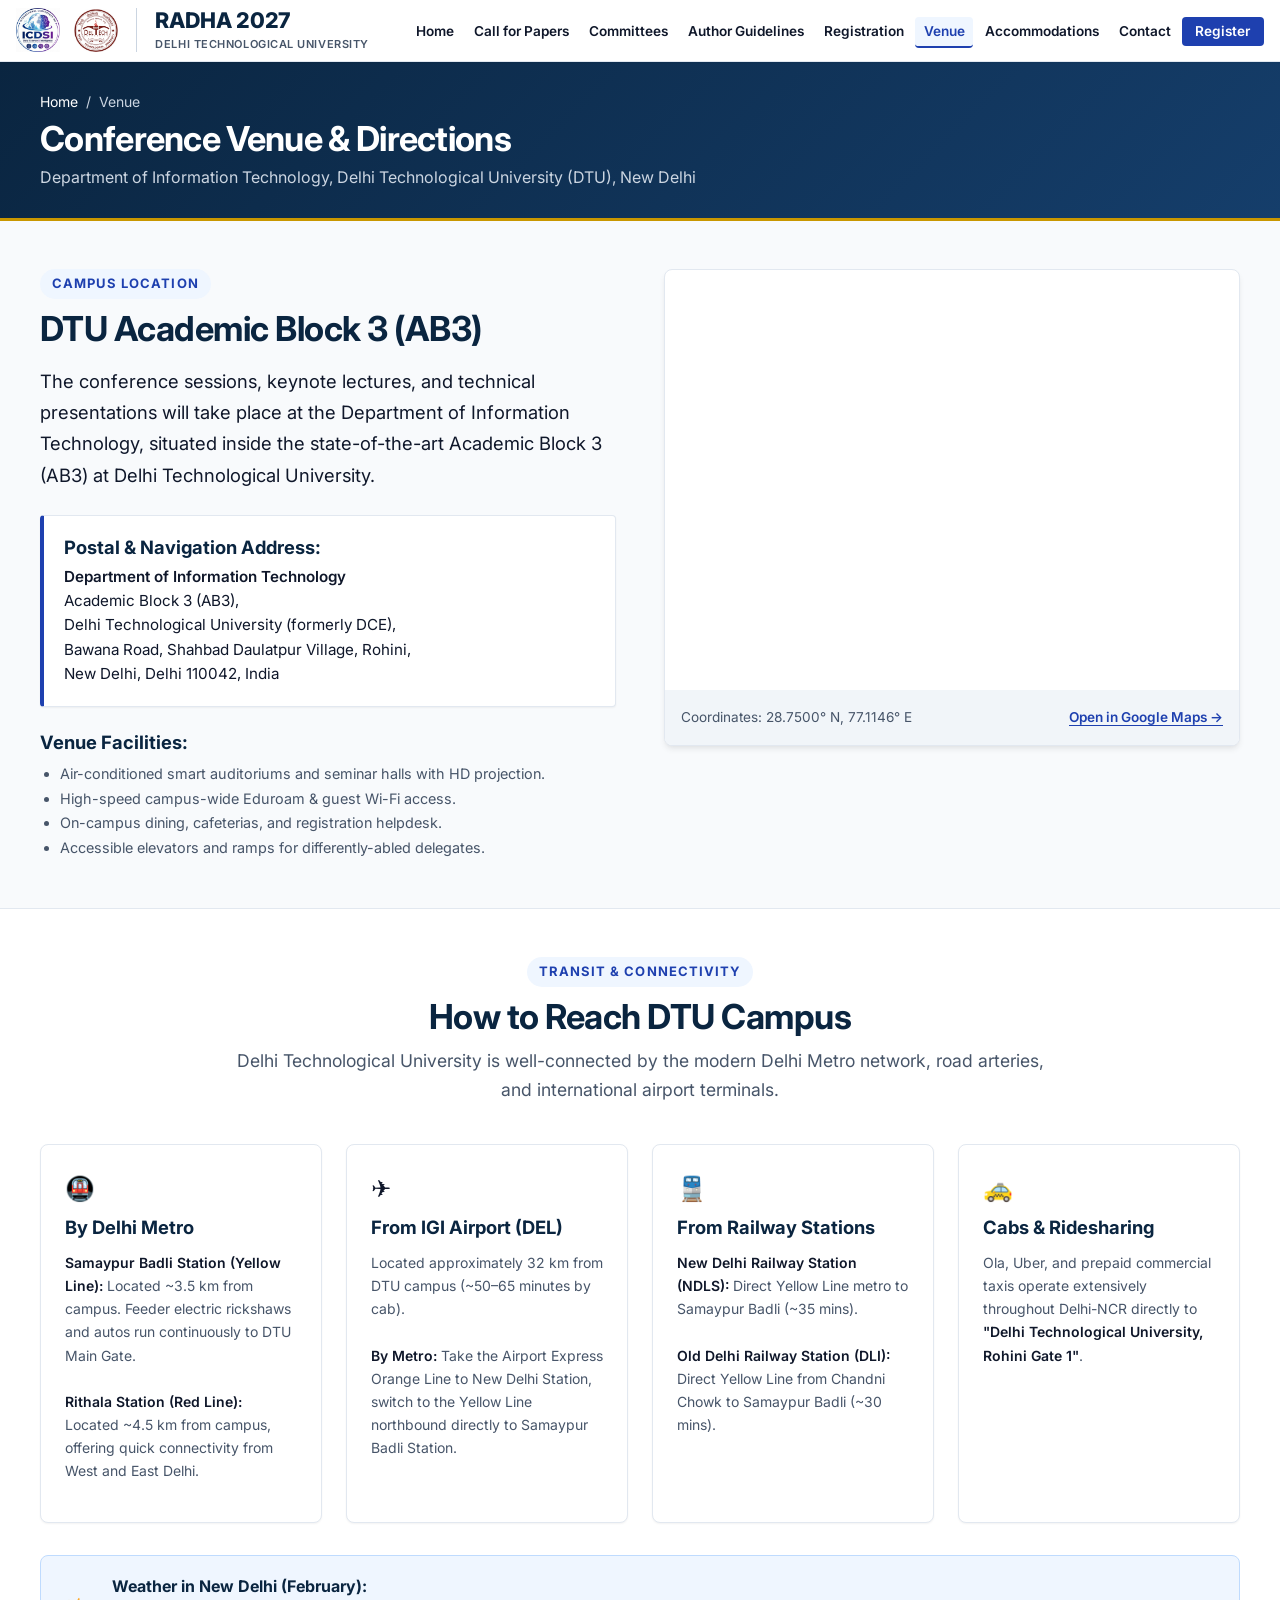
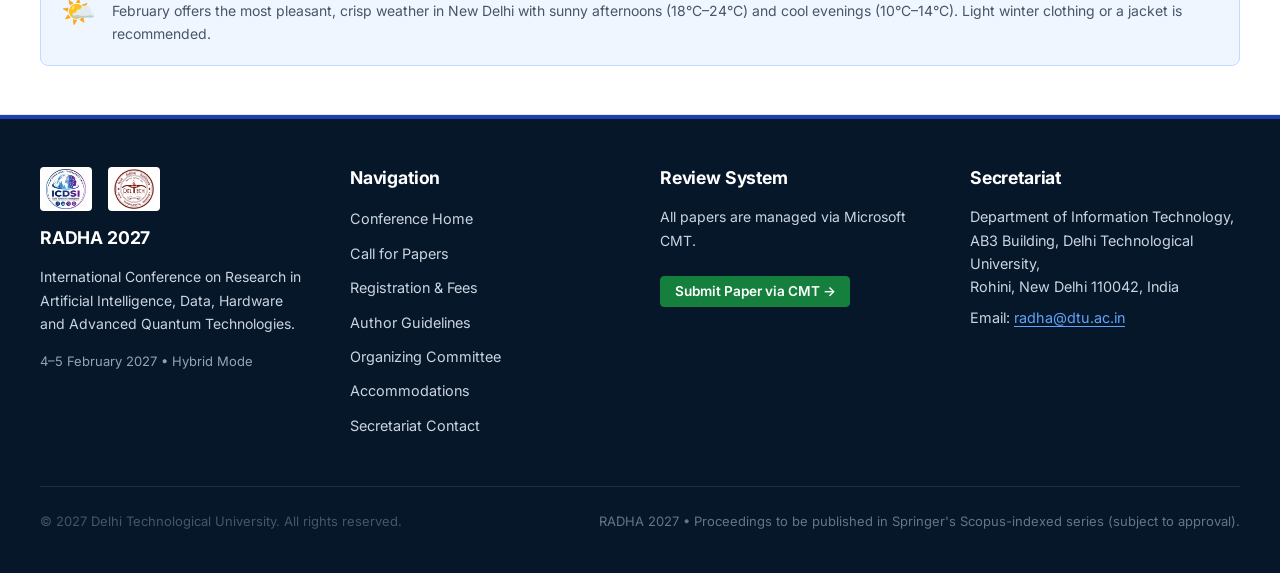
<file: venue.html>
<!DOCTYPE html>
<html lang="en">
<head>
  <meta charset="UTF-8">
  <meta name="viewport" content="width=device-width, initial-scale=1.0">
  <title>Conference Venue &amp; Travel Guide — RADHA 2027 | DTU New Delhi</title>
  <meta name="description" content="Venue location, directions, and transit guide for RADHA 2027 at the Department of Information Technology, AB3 Building, Delhi Technological University (DTU), Rohini, New Delhi.">
  <link rel="stylesheet" href="css/styles.css">
  <link rel="icon" type="image/jpeg" href="assets/images/logo.jpg">
  <!-- Google Fonts: Inter -->
  <link rel="preconnect" href="https://fonts.googleapis.com">
  <link rel="preconnect" href="https://fonts.gstatic.com" crossorigin>
  <link href="https://fonts.googleapis.com/css2?family=Inter:wght@400;500;600;700;800;900&display=swap" rel="stylesheet">
</head>
<body>
  <a href="#main-content" class="skip-link">Skip to main content</a>

  <!-- Site Header -->
  <header class="site-header">
    <div class="container header-main">
      <a href="index.html" class="brand-wrapper" aria-label="RADHA 2027 Home">
        <div class="brand-logos">
          <img src="assets/images/logo.jpg" alt="RADHA Logo" class="brand-logo-img">
          <img src="assets/images/dtulogo.jpg" alt="DTU Logo" class="brand-logo-img">
        </div>
        <div class="brand-text">
          <span class="brand-title">RADHA 2027</span>
          <span class="brand-subtitle">Delhi Technological University</span>
        </div>
      </a>

      <button class="mobile-nav-toggle" aria-expanded="false" aria-controls="primary-nav-menu" aria-label="Toggle navigation menu">
        <svg width="24" height="24" viewBox="0 0 24 24" fill="none" stroke="currentColor" stroke-width="2" stroke-linecap="round" stroke-linejoin="round" aria-hidden="true">
          <line x1="3" y1="12" x2="21" y2="12"></line>
          <line x1="3" y1="6" x2="21" y2="6"></line>
          <line x1="3" y1="18" x2="21" y2="18"></line>
        </svg>
      </button>

      <nav id="primary-nav-menu" aria-label="Main Navigation">
        <ul class="nav-menu">
          <li><a href="index.html" class="nav-link">Home</a></li>
          <li><a href="call-for-papers.html" class="nav-link">Call for Papers</a></li>
          <li><a href="committees.html" class="nav-link">Committees</a></li>
          <li><a href="author-guidelines.html" class="nav-link">Author Guidelines</a></li>
          <li><a href="registration.html" class="nav-link">Registration</a></li>
          <li><a href="venue.html" class="nav-link active" aria-current="page">Venue</a></li>
          <li><a href="others.html" class="nav-link">Accommodations</a></li>
          <li><a href="contact.html" class="nav-link">Contact</a></li>
          <li><a href="registration.html" class="nav-cta">Register</a></li>
        </ul>
      </nav>
    </div>
  </header>

  <!-- Banner -->
  <div class="page-title-banner">
    <div class="container">
      <nav class="breadcrumb" aria-label="Breadcrumb">
        <a href="index.html">Home</a>
        <span>/</span>
        <span aria-current="page">Venue</span>
      </nav>
      <h1>Conference Venue &amp; Directions</h1>
      <p style="color: #cbd5e1; margin-bottom: 0;">Department of Information Technology, Delhi Technological University (DTU), New Delhi</p>
    </div>
  </div>

  <main id="main-content">
    
    <!-- Venue Location & Map Section -->
    <section class="section">
      <div class="container">
        <div style="display: grid; grid-template-columns: repeat(auto-fit, minmax(320px, 1fr)); gap: 3rem; align-items: start;">
          <div>
            <span class="section-tag">Campus Location</span>
            <h2>DTU Academic Block 3 (AB3)</h2>
            <p class="lead">
              The conference sessions, keynote lectures, and technical presentations will take place at the Department of Information Technology, situated inside the state-of-the-art Academic Block 3 (AB3) at Delhi Technological University.
            </p>

            <div style="background: var(--surface); border: 1px solid var(--border-light); border-left: 4px solid var(--accent); border-radius: var(--radius-sm); padding: 1.25rem; margin: 1.5rem 0; box-shadow: var(--shadow-sm);">
              <h4 style="color: var(--primary); margin-bottom: 0.35rem;">Postal &amp; Navigation Address:</h4>
              <address style="font-style: normal; font-size: 0.95rem; line-height: 1.6; color: var(--text-main);">
                <strong>Department of Information Technology</strong><br>
                Academic Block 3 (AB3),<br>
                Delhi Technological University (formerly DCE),<br>
                Bawana Road, Shahbad Daulatpur Village, Rohini,<br>
                New Delhi, Delhi 110042, India
              </address>
            </div>

            <div style="margin-top: 1.5rem;">
              <h4 style="color: var(--primary);">Venue Facilities:</h4>
              <ul style="padding-left: 1.25rem; font-size: 0.9rem; color: var(--text-muted); line-height: 1.7;">
                <li>Air-conditioned smart auditoriums and seminar halls with HD projection.</li>
                <li>High-speed campus-wide Eduroam &amp; guest Wi-Fi access.</li>
                <li>On-campus dining, cafeterias, and registration helpdesk.</li>
                <li>Accessible elevators and ramps for differently-abled delegates.</li>
              </ul>
            </div>
          </div>

          <!-- Responsive Google Map Embed -->
          <div>
            <div style="border-radius: var(--radius-md); overflow: hidden; box-shadow: var(--shadow-md); border: 1px solid var(--border-light); background: #ffffff;">
              <div style="position: relative; width: 100%; height: 420px;">
                <iframe
                  title="Google Maps Location for Delhi Technological University AB3 Building"
                  src="https://www.google.com/maps/embed?pb=!1m18!1m12!1m3!1d3497.979614413222!2d77.1146313!3d28.750025599999997!2m3!1f0!2f0!3f0!3m2!1i1024!2i768!4f13.1!3m3!1m2!1s0x390d01067c5dae05%3A0xf184f68786576801!2sAcademic%20Block%203%20(AB3)%2C%20Dept.%20of%20Information%20Technology%20%26%20Applied%20Mathematics!5e0!3m2!1sen!2sin!4v1745568507838!5m2!1sen!2sin"
                  width="100%"
                  height="100%"
                  style="border:0;"
                  allowfullscreen=""
                  loading="lazy"
                  referrerpolicy="no-referrer-when-downgrade">
                </iframe>
              </div>
              <div style="padding: 1rem; background: var(--surface-alt); font-size: 0.85rem; color: var(--text-muted); display: flex; justify-content: space-between; align-items: center;">
                <span>Coordinates: 28.7500° N, 77.1146° E</span>
                <a href="https://maps.google.com/?cid=17403478954045569025" target="_blank" rel="noopener noreferrer" style="font-weight: 600;">Open in Google Maps &rarr;</a>
              </div>
            </div>
          </div>
        </div>
      </div>
    </section>

    <!-- Travel & Transit Guide -->
    <section class="section section-alt" id="transit-guide">
      <div class="container">
        <div class="section-header">
          <span class="section-tag">Transit &amp; Connectivity</span>
          <h2>How to Reach DTU Campus</h2>
          <p>Delhi Technological University is well-connected by the modern Delhi Metro network, road arteries, and international airport terminals.</p>
        </div>

        <div style="display: grid; grid-template-columns: repeat(auto-fit, minmax(280px, 1fr)); gap: 1.5rem;">
          
          <!-- Metro -->
          <div style="background: var(--surface); border: 1px solid var(--border-light); border-radius: var(--radius-md); padding: 1.5rem; box-shadow: var(--shadow-sm);">
            <div style="font-size: 1.5rem; margin-bottom: 0.5rem;" aria-hidden="true">🚇</div>
            <h3 style="font-size: 1.15rem; color: var(--primary);">By Delhi Metro</h3>
            <p style="font-size: 0.875rem;">
              <strong>Samaypur Badli Station (Yellow Line):</strong> Located ~3.5 km from campus. Feeder electric rickshaws and autos run continuously to DTU Main Gate.<br><br>
              <strong>Rithala Station (Red Line):</strong> Located ~4.5 km from campus, offering quick connectivity from West and East Delhi.
            </p>
          </div>

          <!-- Airport -->
          <div style="background: var(--surface); border: 1px solid var(--border-light); border-radius: var(--radius-md); padding: 1.5rem; box-shadow: var(--shadow-sm);">
            <div style="font-size: 1.5rem; margin-bottom: 0.5rem;" aria-hidden="true">✈️</div>
            <h3 style="font-size: 1.15rem; color: var(--primary);">From IGI Airport (DEL)</h3>
            <p style="font-size: 0.875rem;">
              Located approximately 32 km from DTU campus (~50–65 minutes by cab).<br><br>
              <strong>By Metro:</strong> Take the Airport Express Orange Line to New Delhi Station, switch to the Yellow Line northbound directly to Samaypur Badli Station.
            </p>
          </div>

          <!-- Railway -->
          <div style="background: var(--surface); border: 1px solid var(--border-light); border-radius: var(--radius-md); padding: 1.5rem; box-shadow: var(--shadow-sm);">
            <div style="font-size: 1.5rem; margin-bottom: 0.5rem;" aria-hidden="true">🚆</div>
            <h3 style="font-size: 1.15rem; color: var(--primary);">From Railway Stations</h3>
            <p style="font-size: 0.875rem;">
              <strong>New Delhi Railway Station (NDLS):</strong> Direct Yellow Line metro to Samaypur Badli (~35 mins).<br><br>
              <strong>Old Delhi Railway Station (DLI):</strong> Direct Yellow Line from Chandni Chowk to Samaypur Badli (~30 mins).
            </p>
          </div>

          <!-- Cabs & Road -->
          <div style="background: var(--surface); border: 1px solid var(--border-light); border-radius: var(--radius-md); padding: 1.5rem; box-shadow: var(--shadow-sm);">
            <div style="font-size: 1.5rem; margin-bottom: 0.5rem;" aria-hidden="true">🚕</div>
            <h3 style="font-size: 1.15rem; color: var(--primary);">Cabs &amp; Ridesharing</h3>
            <p style="font-size: 0.875rem;">
              Ola, Uber, and prepaid commercial taxis operate extensively throughout Delhi-NCR directly to <strong>"Delhi Technological University, Rohini Gate 1"</strong>.
            </p>
          </div>

        </div>

        <!-- Weather Note -->
        <div style="background: #eff6ff; border: 1px solid #bfdbfe; border-radius: var(--radius-md); padding: 1.25rem; margin-top: 2rem; display: flex; align-items: center; gap: 1rem;">
          <div style="font-size: 1.75rem;">🌤️</div>
          <div>
            <h4 style="color: var(--primary); font-size: 1rem; margin-bottom: 0.2rem;">Weather in New Delhi (February):</h4>
            <p style="font-size: 0.875rem; color: var(--text-muted); margin-bottom: 0;">
              February offers the most pleasant, crisp weather in New Delhi with sunny afternoons (18°C–24°C) and cool evenings (10°C–14°C). Light winter clothing or a jacket is recommended.
            </p>
          </div>
        </div>

      </div>
    </section>

  </main>

  <!-- Site Footer -->
  <footer class="site-footer">
    <div class="container">
      <div class="footer-grid">
        <div class="footer-col">
          <div class="footer-logos" style="margin-bottom: 1rem;">
            <img src="assets/images/logo.jpg" alt="RADHA Logo">
            <img src="assets/images/dtulogo.jpg" alt="DTU Logo">
          </div>
          <h4>RADHA 2027</h4>
          <p style="font-size: 0.875rem; color: #cbd5e1;">
            International Conference on Research in Artificial Intelligence, Data, Hardware and Advanced Quantum Technologies.
          </p>
          <p style="font-size: 0.8125rem; color: #94a3b8;">
            4–5 February 2027 &bull; Hybrid Mode
          </p>
        </div>

        <div class="footer-col">
          <h4>Navigation</h4>
          <ul class="footer-links">
            <li><a href="index.html">Conference Home</a></li>
            <li><a href="call-for-papers.html">Call for Papers</a></li>
            <li><a href="registration.html">Registration &amp; Fees</a></li>
            <li><a href="author-guidelines.html">Author Guidelines</a></li>
            <li><a href="committees.html">Organizing Committee</a></li>
            <li><a href="others.html">Accommodations</a></li>
            <li><a href="contact.html">Secretariat Contact</a></li>
          </ul>
        </div>

        <div class="footer-col">
          <h4>Review System</h4>
          <p style="font-size: 0.875rem; color: #cbd5e1;">
            All papers are managed via Microsoft CMT.
          </p>
          <a href="https://cmt3.research.microsoft.com/ICDSI2027" target="_blank" rel="noopener noreferrer" class="btn btn-sm btn-success" style="margin-top: 0.5rem;">
            Submit Paper via CMT &rarr;
          </a>
        </div>

        <div class="footer-col">
          <h4>Secretariat</h4>
          <div class="footer-contact-info">
            <p style="margin-bottom: 0.5rem; color: #cbd5e1;">
              Department of Information Technology,<br>
              AB3 Building, Delhi Technological University,<br>
              Rohini, New Delhi 110042, India
            </p>
            <p style="color: #cbd5e1; margin-bottom: 0;">
              Email: <a href="mailto:radha@dtu.ac.in" style="color: #60a5fa;">radha@dtu.ac.in</a>
            </p>
          </div>
        </div>
      </div>

      <div class="footer-bottom">
        <p>&copy; 2027 Delhi Technological University. All rights reserved.</p>
        <p style="color: #64748b;">RADHA 2027 &bull; Proceedings to be published in Springer's Scopus-indexed series (subject to approval).</p>
      </div>
    </div>
  </footer>

  <script src="js/main.js"></script>
</body>
</html>
</file>
<file: css/styles.css>
/* ==========================================================================
   RADHA 2027 — Official Design System & Stylesheet
   International Conference on Research in Artificial Intelligence, Data,
   Hardware and Advanced Quantum Technologies
   Department of Information Technology, Delhi Technological University (DTU)
   ========================================================================== */

@import url('https://fonts.googleapis.com/css2?family=Inter:wght@400;500;600;700;800;900&display=swap');

/* --------------------------------------------------------------------------
   1. Design Tokens & CSS Custom Properties
   -------------------------------------------------------------------------- */
:root {
  /* Institutional Academic Color Palette */
  --primary: #0a2540;
  --primary-light: #153e6b;
  --primary-dark: #061729;
  --accent: #1e40af;
  --accent-hover: #1e3a8a;
  --accent-soft: #eff6ff;
  --accent-gold: #c99700;
  --secondary: #0f766e;
  
  /* Neutral & Surface Colors */
  --bg-canvas: #f8fafc;
  --surface: #ffffff;
  --surface-alt: #f1f5f9;
  --surface-subtle: #fbfcfe;
  --border-light: #e2e8f0;
  --border-medium: #cbd5e1;
  --border-dark: #94a3b8;

  /* Typography Colors */
  --text-main: #0f172a;
  --text-muted: #475569;
  --text-subtle: #64748b;
  --text-inverse: #ffffff;

  /* State & Feedback Colors */
  --success: #15803d;
  --success-bg: #f0fdf4;
  --success-border: #bbf7d0;
  --error: #b91c1c;
  --error-bg: #fef2f2;
  --error-border: #fecaca;
  --warning: #b45309;
  --warning-bg: #fffbeb;
  --warning-border: #fde68a;
  --info: #0369a1;
  --info-bg: #f0f9ff;
  --info-border: #bae6fd;

  /* Typography System */
  --font-sans: 'Inter', system-ui, -apple-system, BlinkMacSystemFont, "Segoe UI", Roboto, "Helvetica Neue", Arial, sans-serif;
  --font-serif: "Georgia", Cambria, "Times New Roman", Times, serif;

  /* Spacing Scale */
  --space-1: 0.25rem;
  --space-2: 0.5rem;
  --space-3: 0.75rem;
  --space-4: 1rem;
  --space-5: 1.25rem;
  --space-6: 1.5rem;
  --space-8: 2rem;
  --space-10: 2.5rem;
  --space-12: 3rem;
  --space-16: 4rem;

  /* Layout Widths */
  --max-width: 78rem; /* 1248px */
  --header-height: 84px;
  --radius-sm: 4px;
  --radius-md: 8px;
  --radius-lg: 12px;
  --shadow-sm: 0 1px 2px 0 rgba(0, 0, 0, 0.05);
  --shadow-md: 0 4px 6px -1px rgba(0, 0, 0, 0.08), 0 2px 4px -2px rgba(0, 0, 0, 0.04);
  --shadow-lg: 0 10px 15px -3px rgba(0, 0, 0, 0.08), 0 4px 6px -4px rgba(0, 0, 0, 0.03);
  
  --transition-fast: 150ms ease;
  --transition-normal: 250ms ease;
}

/* --------------------------------------------------------------------------
   2. Reset & Baseline Styles
   -------------------------------------------------------------------------- */
*, *::before, *::after {
  box-sizing: border-box;
  margin: 0;
  padding: 0;
}

html {
  font-size: 16px;
  scroll-behavior: smooth;
  -webkit-text-size-adjust: 100%;
}

body {
  font-family: var(--font-sans);
  background-color: var(--bg-canvas);
  color: var(--text-main);
  line-height: 1.65;
  font-weight: 400;
  min-height: 100vh;
  display: flex;
  flex-direction: column;
}

/* Focus Visibility for Accessibility (WCAG 2.2 AA) */
:focus-visible {
  outline: 3px solid var(--accent);
  outline-offset: 2px;
}

/* Skip link */
.skip-link {
  position: absolute;
  top: -100px;
  left: 1rem;
  background: var(--primary);
  color: #fff;
  padding: 0.75rem 1.25rem;
  z-index: 9999;
  border-radius: var(--radius-sm);
  font-weight: 600;
  text-decoration: none;
  transition: top var(--transition-fast);
}

.skip-link:focus {
  top: 1rem;
}

/* --------------------------------------------------------------------------
   3. Typography & Hierarchy
   -------------------------------------------------------------------------- */
h1, h2, h3, h4, h5, h6 {
  color: var(--primary);
  font-weight: 700;
  line-height: 1.25;
}

h1 {
  font-size: clamp(1.85rem, 4vw, 2.75rem);
  letter-spacing: -0.02em;
}

h2 {
  font-size: clamp(1.5rem, 3vw, 2.15rem);
  letter-spacing: -0.015em;
  margin-bottom: var(--space-4);
}

h3 {
  font-size: clamp(1.25rem, 2.2vw, 1.5rem);
  margin-bottom: var(--space-3);
}

h4 {
  font-size: 1.15rem;
  margin-bottom: var(--space-2);
}

p {
  margin-bottom: var(--space-4);
  color: var(--text-muted);
}

p.lead {
  font-size: 1.15rem;
  line-height: 1.7;
  color: var(--text-main);
}

a {
  color: var(--accent);
  text-decoration: underline;
  text-underline-offset: 3px;
  transition: color var(--transition-fast);
}

a:hover {
  color: var(--accent-hover);
}

strong, b {
  font-weight: 600;
  color: var(--text-main);
}

img {
  max-width: 100%;
  height: auto;
  display: block;
}

/* --------------------------------------------------------------------------
   4. Layout Containers & Utility Classes
   -------------------------------------------------------------------------- */
.container {
  width: 100%;
  max-width: var(--max-width);
  margin-left: auto;
  margin-right: auto;
  padding-left: var(--space-4);
  padding-right: var(--space-4);
}

@media (min-width: 768px) {
  .container {
    padding-left: var(--space-6);
    padding-right: var(--space-6);
  }
}

.section {
  padding-top: var(--space-12);
  padding-bottom: var(--space-12);
}

.section-alt {
  background-color: var(--surface);
  border-top: 1px solid var(--border-light);
  border-bottom: 1px solid var(--border-light);
}

.section-header {
  text-align: center;
  max-width: 52rem;
  margin: 0 auto var(--space-10) auto;
}

.section-tag {
  display: inline-block;
  font-size: 0.8125rem;
  font-weight: 700;
  text-transform: uppercase;
  letter-spacing: 0.08em;
  color: var(--accent);
  background-color: var(--accent-soft);
  padding: 0.25rem 0.75rem;
  border-radius: 9999px;
  margin-bottom: var(--space-2);
}

.section-header h2 {
  margin-bottom: var(--space-2);
}

.section-header p {
  font-size: 1.1rem;
}

/* --------------------------------------------------------------------------
   5. Institutional Header & Navigation Bar
   -------------------------------------------------------------------------- */
.site-header {
  background-color: var(--surface);
  border-bottom: 1px solid var(--border-light);
  position: sticky;
  top: 0;
  z-index: 1000;
  box-shadow: var(--shadow-sm);
}

.top-bar {
  display: none !important;
}

.top-bar-inner {
  display: none !important;
}

.header-main {
  display: flex;
  align-items: center;
  justify-content: space-between;
  gap: 1rem;
  padding: 0.5rem 0;
}

.brand-wrapper {
  display: flex;
  align-items: center;
  text-decoration: none;
  gap: 1.15rem;
  flex-shrink: 0;
}

.brand-logos {
  display: flex;
  align-items: center;
  gap: 0.85rem;
  padding-right: 1.15rem;
  border-right: 1.5px solid var(--border-medium);
  flex-shrink: 0;
}

.brand-logo-img {
  height: 44px;
  width: 44px;
  object-fit: contain;
  flex-shrink: 0;
  display: block;
}

.brand-text {
  display: flex;
  flex-direction: column;
  justify-content: center;
  flex-shrink: 0;
}

.brand-title {
  font-family: var(--font-sans);
  font-size: 1.35rem;
  font-weight: 800;
  color: var(--primary);
  letter-spacing: -0.01em;
  line-height: 1.15;
}

.brand-subtitle {
  font-family: var(--font-sans);
  font-size: 0.6875rem;
  font-weight: 600;
  color: var(--text-muted);
  text-transform: uppercase;
  letter-spacing: 0.05em;
  white-space: nowrap;
  margin-top: 2px;
}

/* Nav Menu */
.nav-menu {
  display: flex;
  align-items: center;
  gap: 0.15rem;
  list-style: none;
  flex-shrink: 1;
}

.nav-link {
  font-family: var(--font-sans);
  color: var(--text-main);
  text-decoration: none;
  font-size: 0.85rem;
  font-weight: 600;
  padding: 0.4rem 0.55rem;
  border-radius: var(--radius-sm);
  transition: all var(--transition-fast);
  white-space: nowrap;
}

.nav-link:hover {
  color: var(--accent);
  background-color: var(--surface-alt);
}

.nav-link.active {
  color: var(--accent);
  background-color: var(--accent-soft);
  border-bottom: 2px solid var(--accent);
}

.nav-cta {
  background-color: var(--accent);
  color: #ffffff !important;
  padding: 0.4rem 0.85rem;
  border-radius: var(--radius-sm);
  font-weight: 600;
  text-decoration: none;
  font-size: 0.85rem;
  white-space: nowrap;
}

.nav-cta:hover {
  background-color: var(--accent-hover);
  color: #ffffff !important;
}

/* Mobile Nav Toggle */
.mobile-nav-toggle {
  display: none;
  background: transparent;
  border: 1px solid var(--border-medium);
  padding: 0.5rem;
  border-radius: var(--radius-sm);
  cursor: pointer;
  color: var(--primary);
  flex-shrink: 0;
}

@media (max-width: 1140px) {
  .mobile-nav-toggle {
    display: block;
  }

  .nav-menu {
    display: none;
    position: absolute;
    top: 100%;
    left: 0;
    right: 0;
    background-color: var(--surface);
    flex-direction: column;
    padding: 1rem;
    border-top: 1px solid var(--border-light);
    border-bottom: 2px solid var(--primary);
    box-shadow: var(--shadow-lg);
    align-items: stretch;
  }

  .nav-menu.open {
    display: flex;
  }

  .nav-link {
    padding: 0.75rem 1rem;
  }
}

@media (max-width: 480px) {
  .brand-logo-img {
    height: 36px;
    width: 36px;
  }

  .brand-logos {
    gap: 0.5rem;
    padding-right: 0.65rem;
  }

  .brand-wrapper {
    gap: 0.65rem;
  }

  .brand-title {
    font-size: 1.15rem;
  }

  .brand-subtitle {
    font-size: 0.58rem;
  }
}

/* --------------------------------------------------------------------------
   6. Page Heading Bar (Consistent Academic Banner)
   -------------------------------------------------------------------------- */
.page-title-banner {
  background: linear-gradient(135deg, var(--primary) 0%, var(--primary-light) 100%);
  color: #ffffff;
  padding: 1.75rem 0;
  border-bottom: 3px solid var(--accent-gold);
}

.page-title-banner h1 {
  font-family: var(--font-sans);
  color: #ffffff;
  font-size: clamp(1.6rem, 3vw, 2.15rem);
  margin-bottom: 0.25rem;
}

.page-title-banner .breadcrumb {
  display: flex;
  align-items: center;
  gap: 0.5rem;
  font-size: 0.875rem;
  color: #cbd5e1;
  margin-bottom: 0.25rem;
}

.page-title-banner .breadcrumb a {
  color: #ffffff;
  text-decoration: none;
}

.page-title-banner .breadcrumb a:hover {
  text-decoration: underline;
}

/* --------------------------------------------------------------------------
   7. Hero Section (Home) — Full-Viewport Academic Split Layout
   -------------------------------------------------------------------------- */
.hero-section {
  position: relative;
  background-color: var(--primary-dark);
  color: #ffffff;
  min-height: calc(100vh - 64px);
  display: flex;
  align-items: center;
  justify-content: center;
  padding: 2.25rem 0;
  background-image: 
    linear-gradient(rgba(6, 23, 41, 0.90), rgba(10, 37, 64, 0.94)),
    url('../assets/images/img1.jpg');
  background-size: cover;
  background-position: center;
  border-bottom: 3px solid var(--accent);
}

.hero-layout-split {
  display: grid;
  grid-template-columns: 1fr;
  gap: 1.75rem;
  align-items: center;
  width: 100%;
}

@media (min-width: 992px) {
  .hero-layout-split {
    grid-template-columns: 1.2fr 0.95fr;
    gap: 2.25rem;
  }
}

.hero-title {
  font-family: var(--font-sans);
  color: #ffffff;
  font-size: clamp(1.4rem, 2.4vw, 2.1rem);
  font-weight: 800;
  line-height: 1.22;
  margin-bottom: 0.5rem;
  letter-spacing: -0.015em;
}

.hero-tagline {
  font-family: var(--font-sans);
  font-size: 0.95rem;
  font-weight: 500;
  color: #cbd5e1;
  margin-bottom: 0.85rem;
  font-style: italic;
}

.hero-theme-compact {
  display: flex;
  align-items: flex-start;
  gap: 0.6rem;
  background: rgba(255, 255, 255, 0.08);
  border-left: 3px solid var(--accent-gold);
  padding: 0.6rem 0.85rem;
  border-radius: 0 var(--radius-sm) var(--radius-sm) 0;
  margin-bottom: 1.25rem;
  font-family: var(--font-sans);
  font-size: 0.9rem;
  color: #ffffff;
  line-height: 1.4;
}

.hero-theme-badge {
  font-family: var(--font-sans);
  font-size: 0.7rem;
  font-weight: 800;
  text-transform: uppercase;
  color: var(--accent-gold);
  letter-spacing: 0.08em;
  background: rgba(201, 151, 0, 0.18);
  padding: 0.2rem 0.5rem;
  border-radius: 2px;
  white-space: nowrap;
}

.hero-actions {
  display: flex;
  flex-wrap: wrap;
  gap: 0.75rem;
}

.hero-actions .btn {
  font-family: var(--font-sans);
  padding: 0.65rem 1.25rem;
  font-size: 0.9rem;
}

/* Right Card: Key Conference Information Card */
.hero-quick-card {
  background: rgba(10, 37, 64, 0.9);
  border: 1px solid rgba(255, 255, 255, 0.22);
  backdrop-filter: blur(10px);
  -webkit-backdrop-filter: blur(10px);
  border-radius: var(--radius-md);
  padding: 1.25rem 1.4rem;
  box-shadow: 0 12px 30px -5px rgba(0, 0, 0, 0.4);
}

.quick-card-header {
  display: flex;
  justify-content: space-between;
  align-items: center;
  padding-bottom: 0.65rem;
  border-bottom: 1px solid rgba(255, 255, 255, 0.15);
  margin-bottom: 0.75rem;
}

.quick-card-title {
  font-family: var(--font-sans);
  font-size: 0.85rem;
  font-weight: 800;
  text-transform: uppercase;
  letter-spacing: 0.07em;
  color: #ffffff;
}

.quick-card-status {
  font-family: var(--font-sans);
  font-size: 0.75rem;
  font-weight: 600;
  color: #94a3b8;
  display: flex;
  align-items: center;
  gap: 0.35rem;
}

.quick-details-list {
  display: flex;
  flex-direction: column;
  gap: 0.55rem;
}

.quick-detail-item {
  display: flex;
  align-items: center;
  padding: 0.55rem 0.85rem;
  border-radius: var(--radius-sm);
  background: rgba(255, 255, 255, 0.05);
  border: 1px solid rgba(255, 255, 255, 0.1);
  border-left: 3.5px solid var(--accent);
  transition: all var(--transition-fast);
  font-family: var(--font-sans);
}

.quick-detail-item:hover {
  background: rgba(255, 255, 255, 0.09);
  border-color: rgba(255, 255, 255, 0.22);
  transform: translateX(3px);
}

.quick-detail-content {
  display: flex;
  flex-direction: column;
  gap: 0.15rem;
  width: 100%;
}

.quick-detail-label {
  font-family: var(--font-sans);
  font-size: 0.7rem;
  font-weight: 700;
  text-transform: uppercase;
  letter-spacing: 0.07em;
  color: #94a3b8;
  line-height: 1.1;
}

.quick-detail-value {
  font-family: var(--font-sans);
  font-size: 0.925rem;
  font-weight: 700;
  color: #ffffff;
  line-height: 1.25;
  letter-spacing: -0.01em;
}

.quick-detail-item.highlight-deadline {
  background: rgba(34, 197, 94, 0.12);
  border-color: rgba(34, 197, 94, 0.4);
  border-left: 3.5px solid #22c55e;
}

.quick-detail-item.highlight-deadline .quick-detail-label {
  color: #86efac;
}

.quick-detail-item.highlight-deadline .deadline-text {
  color: #ffffff;
  font-weight: 800;
}

/* --------------------------------------------------------------------------
   8. Buttons & Controls
   -------------------------------------------------------------------------- */
.btn {
  display: inline-flex;
  align-items: center;
  justify-content: center;
  gap: 0.5rem;
  font-family: var(--font-sans);
  font-size: 0.95rem;
  font-weight: 600;
  padding: 0.75rem 1.4rem;
  border-radius: var(--radius-sm);
  text-decoration: none;
  cursor: pointer;
  border: 1px solid transparent;
  transition: all var(--transition-fast);
  line-height: 1.25;
}

.btn-primary {
  background-color: var(--accent);
  color: #ffffff;
  border-color: var(--accent);
}

.btn-primary:hover {
  background-color: var(--accent-hover);
  border-color: var(--accent-hover);
  color: #ffffff;
}

.btn-secondary {
  background-color: var(--surface);
  color: var(--primary);
  border-color: var(--border-medium);
}

.btn-secondary:hover {
  background-color: var(--surface-alt);
  color: var(--primary);
}

.btn-success {
  background-color: var(--success);
  color: #ffffff;
  border-color: var(--success);
}

.btn-success:hover {
  background-color: #166534;
  color: #ffffff;
}

.btn-outline-white {
  background-color: transparent;
  color: #ffffff;
  border-color: rgba(255, 255, 255, 0.6);
}

.btn-outline-white:hover {
  background-color: rgba(255, 255, 255, 0.1);
  color: #ffffff;
  border-color: #ffffff;
}

.btn-lg {
  padding: 0.9rem 1.85rem;
  font-size: 1.05rem;
}

.btn-sm {
  padding: 0.4rem 0.85rem;
  font-size: 0.85rem;
}

/* --------------------------------------------------------------------------
   9. Tables (Accessible, Responsive, High Contrast)
   -------------------------------------------------------------------------- */
.table-responsive-wrapper {
  width: 100%;
  overflow-x: auto;
  -webkit-overflow-scrolling: touch;
  margin-bottom: var(--space-6);
  border: 1px solid var(--border-light);
  border-radius: var(--radius-md);
  background: var(--surface);
  box-shadow: var(--shadow-sm);
}

.academic-table {
  width: 100%;
  border-collapse: collapse;
  text-align: left;
  font-size: 0.95rem;
}

.academic-table th,
.academic-table td {
  padding: 0.85rem 1.15rem;
  border: 1px solid var(--border-light);
}

.academic-table th {
  background-color: var(--surface-alt);
  color: var(--primary);
  font-weight: 700;
  text-transform: uppercase;
  font-size: 0.8125rem;
  letter-spacing: 0.04em;
}

.academic-table thead tr:first-child th {
  background-color: #e2e8f0;
}

.academic-table tbody tr:nth-child(even) {
  background-color: var(--surface-subtle);
}

.academic-table tbody tr:hover {
  background-color: var(--accent-soft);
}

.academic-table .text-center {
  text-align: center;
}

.price-tag {
  font-weight: 700;
  color: var(--primary);
  font-size: 1.05rem;
}

.date-del {
  color: #94a3b8;
  text-decoration: line-through;
  margin-right: 0.5rem;
}

.date-revised {
  font-weight: 700;
  color: var(--success);
}

/* --------------------------------------------------------------------------
   10. Track Cards & Grid System
   -------------------------------------------------------------------------- */
.tracks-grid {
  display: grid;
  grid-template-columns: repeat(auto-fill, minmax(320px, 1fr));
  gap: 1.5rem;
  margin-top: var(--space-6);
}

.track-card {
  background: var(--surface);
  border: 1px solid var(--border-light);
  border-radius: var(--radius-md);
  padding: 1.5rem;
  box-shadow: var(--shadow-sm);
  display: flex;
  flex-direction: column;
  transition: transform var(--transition-fast), box-shadow var(--transition-fast), border-color var(--transition-fast);
}

.track-card:hover {
  transform: translateY(-2px);
  box-shadow: var(--shadow-md);
  border-color: var(--accent);
}

.track-number {
  display: inline-block;
  font-size: 0.75rem;
  font-weight: 700;
  color: var(--accent);
  background-color: var(--accent-soft);
  padding: 0.2rem 0.6rem;
  border-radius: var(--radius-sm);
  margin-bottom: 0.75rem;
  align-self: flex-start;
}

.track-card h3 {
  font-size: 1.15rem;
  color: var(--primary);
  margin-bottom: 0.75rem;
  line-height: 1.35;
}

.track-topics-list {
  list-style: none;
  margin-top: 0.5rem;
}

.track-topics-list li {
  font-size: 0.875rem;
  color: var(--text-muted);
  padding: 0.35rem 0;
  border-bottom: 1px dashed var(--border-light);
  position: relative;
  padding-left: 1.25rem;
}

.track-topics-list li:last-child {
  border-bottom: none;
}

.track-topics-list li::before {
  content: "•";
  color: var(--accent);
  font-weight: bold;
  position: absolute;
  left: 0.25rem;
}

/* Special Focus Areas Banner */
.focus-areas-container {
  background: linear-gradient(135deg, #f0fdf4 0%, #e0f2fe 100%);
  border: 1px solid #bae6fd;
  border-radius: var(--radius-md);
  padding: 2rem;
  margin-top: var(--space-10);
}

.focus-pills-wrap {
  display: flex;
  flex-wrap: wrap;
  gap: 0.75rem;
  margin-top: 1rem;
}

.focus-pill {
  background: var(--surface);
  border: 1px solid var(--border-medium);
  padding: 0.5rem 1rem;
  border-radius: 9999px;
  font-size: 0.9rem;
  font-weight: 600;
  color: var(--primary);
  box-shadow: var(--shadow-sm);
}

/* --------------------------------------------------------------------------
   11. Speaker & People Cards
   -------------------------------------------------------------------------- */
.speakers-grid {
  display: grid;
  grid-template-columns: repeat(auto-fill, minmax(260px, 1fr));
  gap: 1.5rem;
}

.speaker-card {
  background: var(--surface);
  border: 1px solid var(--border-light);
  border-radius: var(--radius-md);
  overflow: hidden;
  box-shadow: var(--shadow-sm);
  text-align: center;
  transition: transform var(--transition-fast), box-shadow var(--transition-fast);
}

.speaker-card:hover {
  transform: translateY(-3px);
  box-shadow: var(--shadow-md);
}

.speaker-img-wrap {
  width: 100%;
  height: 280px;
  overflow: hidden;
  background-color: var(--surface-alt);
}

.speaker-img-wrap img {
  width: 100%;
  height: 100%;
  object-fit: cover;
  transition: transform var(--transition-normal);
}

.speaker-card:hover .speaker-img-wrap img {
  transform: scale(1.03);
}

.speaker-info {
  padding: 1.25rem 1rem;
}

.speaker-name {
  font-size: 1.1rem;
  font-weight: 700;
  color: var(--primary);
  margin-bottom: 0.25rem;
}

.speaker-affiliation {
  font-size: 0.875rem;
  color: var(--text-muted);
  margin-bottom: 0;
}

/* --------------------------------------------------------------------------
   12. Committee Accordions & Layout
   -------------------------------------------------------------------------- */
.committee-group {
  margin-bottom: var(--space-8);
}

.committee-title {
  font-size: 1.35rem;
  color: var(--primary);
  padding-bottom: 0.5rem;
  border-bottom: 2px solid var(--accent);
  margin-bottom: 1.25rem;
}

.committee-grid {
  display: grid;
  grid-template-columns: repeat(auto-fill, minmax(300px, 1fr));
  gap: 1rem;
}

.member-card {
  background: var(--surface);
  border: 1px solid var(--border-light);
  border-radius: var(--radius-sm);
  padding: 1rem;
  border-left: 3px solid var(--primary-light);
}

.member-card-name {
  font-size: 1rem;
  font-weight: 700;
  color: var(--primary);
  margin-bottom: 0.2rem;
}

.member-card-affil {
  font-size: 0.85rem;
  color: var(--text-muted);
  margin-bottom: 0;
}

/* --------------------------------------------------------------------------
   13. Form System (Registration & Contact)
   -------------------------------------------------------------------------- */
.form-card {
  background: var(--surface);
  border: 1px solid var(--border-light);
  border-radius: var(--radius-lg);
  padding: 2rem;
  box-shadow: var(--shadow-md);
  margin-bottom: var(--space-8);
}

@media (max-width: 640px) {
  .form-card {
    padding: 1.25rem;
  }
}

.form-fieldset {
  border: none;
  padding: 0;
  margin: 0 0 2rem 0;
}

.form-legend {
  font-size: 1.25rem;
  font-weight: 700;
  color: var(--primary);
  padding-bottom: 0.5rem;
  border-bottom: 1px solid var(--border-light);
  width: 100%;
  margin-bottom: 1.25rem;
}

.form-grid-2 {
  display: grid;
  grid-template-columns: 1fr;
  gap: 1.25rem;
}

@media (min-width: 768px) {
  .form-grid-2 {
    grid-template-columns: 1fr 1fr;
  }
}

.form-group {
  display: flex;
  flex-direction: column;
  margin-bottom: 1.25rem;
}

.form-group.full-width {
  grid-column: 1 / -1;
}

.form-label {
  font-size: 0.9rem;
  font-weight: 600;
  color: var(--text-main);
  margin-bottom: 0.35rem;
  display: flex;
  align-items: center;
  justify-content: space-between;
}

.required-indicator {
  color: var(--error);
  font-weight: bold;
}

.form-control {
  font-family: var(--font-sans);
  font-size: 0.95rem;
  padding: 0.65rem 0.85rem;
  border: 1px solid var(--border-medium);
  border-radius: var(--radius-sm);
  background-color: var(--surface);
  color: var(--text-main);
  transition: border-color var(--transition-fast), box-shadow var(--transition-fast);
}

.form-control:focus {
  outline: none;
  border-color: var(--accent);
  box-shadow: 0 0 0 3px rgba(30, 64, 175, 0.15);
}

.form-control.is-invalid {
  border-color: var(--error);
  background-color: #fffaf0;
}

.form-control.is-invalid:focus {
  box-shadow: 0 0 0 3px rgba(185, 28, 28, 0.15);
}

.form-hint {
  font-size: 0.8rem;
  color: var(--text-subtle);
  margin-top: 0.3rem;
}

.field-error {
  font-size: 0.8125rem;
  font-weight: 600;
  color: var(--error);
  margin-top: 0.3rem;
  display: none;
}

.field-error.visible {
  display: block;
}

/* Error Summary Banner (WCAG 2.2 AA) */
.error-summary-banner {
  background-color: var(--error-bg);
  border: 2px solid var(--error);
  border-radius: var(--radius-md);
  padding: 1.25rem;
  margin-bottom: 2rem;
  display: none;
}

.error-summary-banner.visible {
  display: block;
}

.error-summary-title {
  color: var(--error);
  font-size: 1.1rem;
  font-weight: 700;
  margin-bottom: 0.5rem;
}

.error-summary-list {
  list-style: disc;
  margin-left: 1.5rem;
  color: var(--error);
}

.error-summary-list a {
  color: var(--error);
  font-weight: 600;
}

/* Dynamic Live Fee Calculation Widget */
.fee-summary-box {
  background: var(--surface-alt);
  border: 2px solid var(--primary-light);
  border-radius: var(--radius-md);
  padding: 1.5rem;
  margin: 1.5rem 0;
  display: flex;
  justify-content: space-between;
  align-items: center;
  flex-wrap: wrap;
  gap: 1rem;
}

.fee-calc-text {
  font-size: 1rem;
  color: var(--text-main);
}

.fee-calc-amount {
  font-size: 1.75rem;
  font-weight: 800;
  color: var(--primary);
}

/* Bank Account Detail Callout */
.bank-details-card {
  background-color: #f8fafc;
  border: 1px solid var(--border-medium);
  border-left: 4px solid var(--secondary);
  border-radius: var(--radius-sm);
  padding: 1.25rem;
  margin: 1.5rem 0;
}

.bank-details-card h4 {
  color: var(--secondary);
  margin-bottom: 0.5rem;
}

.bank-grid {
  display: grid;
  grid-template-columns: repeat(auto-fit, minmax(220px, 1fr));
  gap: 0.75rem;
  font-size: 0.9rem;
}

/* Modal Confirmation Receipt */
.modal-overlay {
  position: fixed;
  top: 0;
  left: 0;
  right: 0;
  bottom: 0;
  background-color: rgba(15, 23, 42, 0.7);
  display: flex;
  align-items: center;
  justify-content: center;
  z-index: 2000;
  padding: 1rem;
  visibility: hidden;
  opacity: 0;
  transition: opacity var(--transition-fast), visibility var(--transition-fast);
}

.modal-overlay.open {
  visibility: visible;
  opacity: 1;
}

.modal-content {
  background: var(--surface);
  border-radius: var(--radius-lg);
  max-width: 44rem;
  width: 100%;
  max-height: 90vh;
  overflow-y: auto;
  box-shadow: var(--shadow-lg);
  padding: 2rem;
  position: relative;
}

.modal-close-btn {
  position: absolute;
  top: 1rem;
  right: 1rem;
  background: transparent;
  border: none;
  font-size: 1.5rem;
  cursor: pointer;
  color: var(--text-subtle);
  padding: 0.25rem 0.5rem;
}

/* --------------------------------------------------------------------------
   14. Institutional Footer
   -------------------------------------------------------------------------- */
.site-footer {
  background-color: var(--primary-dark);
  color: #94a3b8;
  padding-top: var(--space-12);
  margin-top: auto;
  border-top: 4px solid var(--accent);
}

.footer-grid {
  display: grid;
  grid-template-columns: repeat(auto-fit, minmax(240px, 1fr));
  gap: 2.5rem;
  padding-bottom: var(--space-10);
  border-bottom: 1px solid rgba(255, 255, 255, 0.1);
}

.footer-col h3, .footer-col h4 {
  color: #ffffff;
  font-size: 1.1rem;
  margin-bottom: var(--space-4);
  letter-spacing: -0.01em;
}

.footer-links {
  list-style: none;
}

.footer-links li {
  margin-bottom: 0.5rem;
}

.footer-links a {
  color: #cbd5e1;
  text-decoration: none;
  font-size: 0.9rem;
  transition: color var(--transition-fast);
}

.footer-links a:hover {
  color: #ffffff;
  text-decoration: underline;
}

.footer-contact-info {
  font-size: 0.9rem;
  line-height: 1.6;
}

.footer-bottom {
  padding: 1.5rem 0;
  display: flex;
  align-items: center;
  justify-content: space-between;
  flex-wrap: wrap;
  gap: 1rem;
  font-size: 0.8125rem;
}

.footer-logos {
  display: flex;
  align-items: center;
  gap: 1rem;
}

.footer-logos img {
  height: 44px;
  background: #ffffff;
  padding: 2px 6px;
  border-radius: var(--radius-sm);
}

/* --------------------------------------------------------------------------
   15. Print Stylesheet
   -------------------------------------------------------------------------- */
@media print {
  .site-header,
  .top-bar,
  .mobile-nav-toggle,
  .hero-actions,
  .site-footer,
  .btn,
  .skip-link {
    display: none !important;
  }

  body {
    background: #ffffff;
    color: #000000;
    font-size: 12pt;
  }

  .container {
    max-width: 100%;
    padding: 0;
  }

  .academic-table th,
  .academic-table td {
    border: 1px solid #000000 !important;
  }
}
</file>
